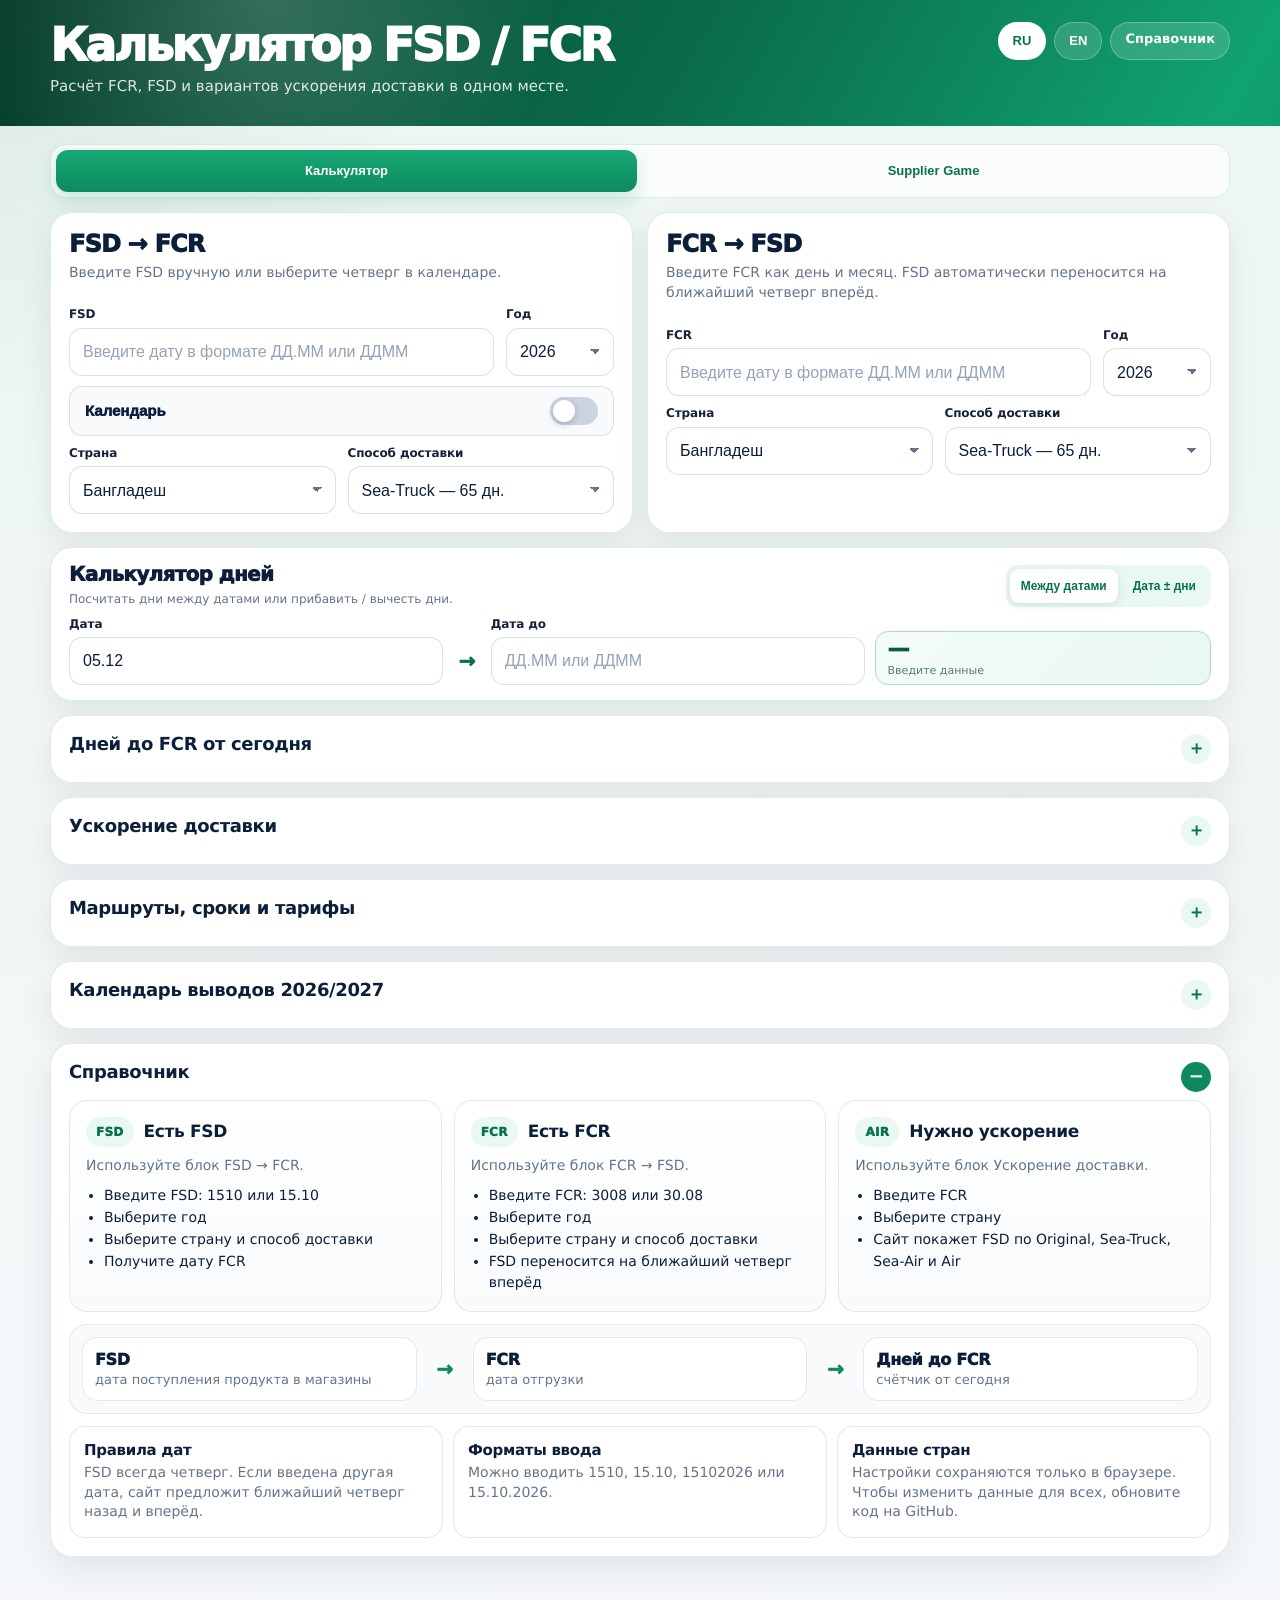
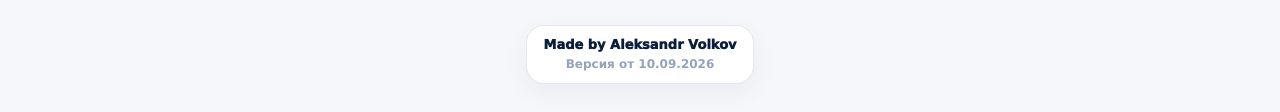
<file: index.html>
<!doctype html>
<html lang="ru">
<head>
  <meta charset="utf-8" />
  <meta name="viewport" content="width=device-width, initial-scale=1, viewport-fit=cover" />
  <title>FSD / FCR Calculator</title>

  <link rel="stylesheet" href="assets/calculator-2dd6d8bbcb.css">
</head>

<body>
  <header id="top" class="hero">
    <div class="wrap hero-top">
      <div>
        <h1 data-i18n="heroTitle">Калькулятор FSD / FCR</h1>
        <p data-i18n="heroText">Расчёт FCR, FSD и вариантов ускорения доставки в одном месте.</p>
      </div>

      <div class="hero-actions">
        <button type="button" class="lang-btn active" data-lang="ru">RU</button>
        <button type="button" class="lang-btn" data-lang="en">EN</button>
        <a class="guide-link" href="#guide" data-i18n="guideTitle">Справочник</a>
      </div>
    </div>
  </header>

  <main>
    <div class="wrap">
      <nav class="app-tabs" aria-label="App sections">
        <button type="button" class="app-tab active" data-panel="calcPanel" data-i18n="mainTabLabel">Калькулятор</button>
        <button type="button" class="app-tab" data-panel="gamePanel" data-i18n="supplierGameTabLabel">Supplier Game</button>
      </nav>

      <div id="calcPanel" class="app-panel active">

      <section class="grid-main">
        <div class="card">
          <h2>FSD → FCR</h2>
          <p class="hint" data-i18n="fsdHint">Введите FSD вручную или выберите четверг в календаре.</p>

          <div class="date-row">
            <div>
              <label for="fsdText">FSD</label>
              <input id="fsdText" inputmode="numeric" data-i18n-placeholder="datePlaceholder" placeholder="Введите дату в формате ДД.ММ или ДДММ">
            </div>

            <div>
              <label for="fsdYear" data-i18n="year">Год</label>
              <select id="fsdYear">
                <option value="2026">2026</option>
                <option value="2027">2027</option>
              </select>
            </div>
          </div>

          <button type="button" id="toggleFsdCalendar" class="calendar-switch">
            <span class="switch-left" data-i18n="calendar">Календарь</span>
            <span class="switch-track"><span class="switch-dot"></span></span>
          </button>

          <div id="fsdCalendarPanel" class="calendar-panel">
            <div class="calendar-headline">
              <button type="button" id="prevFsdMonth" class="secondary">←</button>
              <div id="fsdCalendarTitle" class="calendar-title">—</div>
              <button type="button" id="nextFsdMonth" class="secondary">→</button>
            </div>
            <div id="fsdCalendarGrid"></div>
          </div>

          <div class="row">
            <div>
              <label for="countryFromFsd" data-i18n="country">Страна</label>
              <select id="countryFromFsd"></select>
            </div>

            <div>
              <label for="laneFromFsd" data-i18n="deliveryMethod">Способ доставки</label>
              <select id="laneFromFsd"></select>
            </div>
          </div>

          <div id="fsdWarning" class="warning"></div>
          <div id="fcrResult" class="result"></div>
        </div>

        <div class="card">
          <h2>FCR → FSD</h2>
          <p class="hint" data-i18n="fcrHint">Введите FCR как день и месяц. FSD автоматически переносится на ближайший четверг вперёд.</p>

          <div class="date-row">
            <div>
              <label for="fcrText">FCR</label>
              <input id="fcrText" inputmode="numeric" data-i18n-placeholder="datePlaceholder" placeholder="Введите дату в формате ДД.ММ или ДДММ">
            </div>

            <div>
              <label for="fcrYear" data-i18n="year">Год</label>
              <select id="fcrYear">
                <option value="2026">2026</option>
                <option value="2027">2027</option>
              </select>
            </div>
          </div>

          <div class="row">
            <div>
              <label for="countryFromFcr" data-i18n="country">Страна</label>
              <select id="countryFromFcr"></select>
            </div>

            <div>
              <label for="laneFromFcr" data-i18n="deliveryMethod">Способ доставки</label>
              <select id="laneFromFcr"></select>
            </div>
          </div>

          <div id="fsdResult" class="result"></div>
        </div>
      </section>

      <section class="card days-card" id="daysCalculator">
        <div class="days-head">
          <div>
            <h2 data-i18n="daysCalcTitle">Калькулятор дней</h2>
            <p class="hint days-hint" data-i18n="daysCalcHint">Посчитать дни между датами или прибавить / вычесть дни.</p>
          </div>
          <div class="days-mode" role="group" aria-label="Days calculator mode">
            <button type="button" class="days-mode-btn active" data-days-mode="between" data-i18n="daysModeBetween">Между датами</button>
            <button type="button" class="days-mode-btn" data-days-mode="add" data-i18n="daysModeAdd">Дата ± дни</button>
          </div>
        </div>

        <div class="days-inline">
          <div class="days-field">
            <label for="daysDateFrom" data-i18n="daysDateFrom">Дата</label>
            <input id="daysDateFrom" inputmode="numeric" placeholder="10.09" data-i18n-placeholder="daysDatePlaceholder">
          </div>

          <div class="days-symbol" id="daysSymbol">→</div>

          <div class="days-field" id="daysSecondDateField">
            <label for="daysDateTo" data-i18n="daysDateTo">Дата до</label>
            <input id="daysDateTo" inputmode="numeric" placeholder="30.09" data-i18n-placeholder="daysDatePlaceholder">
          </div>

          <div class="days-field days-number-field" id="daysNumberField" hidden>
            <label for="daysNumber" data-i18n="daysNumber">Дней</label>
            <input id="daysNumber" type="number" inputmode="numeric" value="30" step="1">
          </div>

          <div class="days-result-box" id="daysCalcResult">
            <span class="days-result-main">—</span>
            <span class="days-result-sub" data-i18n="daysCalcWaiting">Введите данные</span>
          </div>
        </div>
      </section>

      <details class="counter-details">
        <summary data-i18n="daysToFcrTitle">Дней до FCR от сегодня</summary>

        <div class="details-content">
          <div class="counter-grid">
            <div class="counter-result">
              <div id="daysToFcrMain" class="counter-main">—</div>
              <div id="daysToFcrSub" class="counter-sub" data-i18n="fcrNotSelected">FCR не выбран</div>
            </div>

            <div>
              <label for="counterSource" data-i18n="fcrSource">Источник FCR</label>
              <select id="counterSource">
                <option value="manual" selected data-i18n="sourceManual">Ручной ввод</option>
                <option value="fromFsd" data-i18n="sourceFsd">От FSD → FCR</option>
                <option value="fromFcr" data-i18n="sourceFcr">От FCR → FSD</option>
              </select>
            </div>

            <div>
              <label for="manualFcr">FCR</label>
              <input id="manualFcr" inputmode="numeric" data-i18n-placeholder="datePlaceholder" placeholder="Введите дату в формате ДД.ММ или ДДММ">
            </div>

            <div>
              <label for="manualYear" data-i18n="year">Год</label>
              <select id="manualYear">
                <option value="2026">2026</option>
                <option value="2027">2027</option>
              </select>
            </div>
          </div>
        </div>
      </details>

      <details class="acceleration-details">
        <summary data-i18n="accelerationTitle">Ускорение доставки</summary>
        <div class="details-content">
        <p class="hint" data-i18n="accelerationHint">Введите FCR и страну. Таблица покажет FSD в порядке: Original FSD, Sea-Truck, Sea-Air, Air.</p>

        <div class="date-row">
          <div>
            <label for="accelFcrText">FCR</label>
            <input id="accelFcrText" inputmode="numeric" data-i18n-placeholder="datePlaceholder" placeholder="Введите дату в формате ДД.ММ или ДДММ">
          </div>

          <div>
            <label for="accelYear" data-i18n="year">Год</label>
            <select id="accelYear">
              <option value="2026">2026</option>
              <option value="2027">2027</option>
            </select>
          </div>
        </div>

        <div class="row">
          <div>
            <label for="accelCountry" data-i18n="country">Страна</label>
            <select id="accelCountry"></select>
          </div>

          <div>
            <label>&nbsp;</label>
            <button type="button" id="calcAcceleration" data-i18n="calculateOptions">Посчитать варианты</button>
          </div>
        </div>

        <div id="accelerationResult" class="result"></div>
        </div>
      </details>

      <details>
        <summary data-i18n="countriesTitle">Страны и количество дней доставки</summary>

        <div class="details-content">
          <p class="hint" data-i18n="countriesHint">Данные сгруппированы по странам. Изменения сохраняются только в браузере пользователя.</p>

          <div class="row">
            <div>
              <label for="newCountry" data-i18n="country">Страна</label>
              <input id="newCountry" data-i18n-placeholder="countryPlaceholder" placeholder="например: Bangladesh">
            </div>

            <div>
              <label for="newPoint" data-i18n="pointOfDeparture">Point of departure</label>
              <input id="newPoint" data-i18n-placeholder="pointPlaceholder" placeholder="например: Shanghai">
            </div>
          </div>

          <div class="row">
            <div>
              <label for="newMethod" data-i18n="deliveryMethod">Способ доставки</label>
              <input id="newMethod" data-i18n-placeholder="methodPlaceholder" placeholder="например: Sea-Truck">
            </div>

            <div>
              <label for="newDays" data-i18n="deliveryDays">Дней доставки</label>
              <input id="newDays" type="number" min="0" inputmode="numeric" placeholder="45">
            </div>
          </div>

          <div class="settings-actions">
            <button type="button" id="saveLane" data-i18n="addUpdate">Добавить / обновить</button>
            <button type="button" id="resetLanes" class="secondary" data-i18n="resetDefaults">Вернуть стандартные</button>
          </div>

          <div id="laneGroups"></div>
        </div>
      </details>

      <details>
        <summary data-i18n="outputCalendarTitle">Календарь выводов 2026/2027</summary>

        <div class="details-content">
          <p class="hint" data-i18n="calendarHint">Последний четверг месяца относится к следующему FSD-месяцу. Например, 29.01.2026 отображается в феврале.</p>

          <div>
            <label for="calendarYear" data-i18n="year">Год</label>
            <select id="calendarYear">
              <option value="2026">2026</option>
              <option value="2027">2027</option>
            </select>
          </div>

          <div id="thursdayCalendar" class="month-list"></div>
        </div>
      </details>

      <details id="guide" class="guide" open>
        <summary data-i18n="guideTitle">Справочник</summary>

        <div class="guide-content">
          <div class="guide-grid">
            <div class="guide-card">
              <div class="guide-card-top">
                <div class="guide-step">FSD</div>
                <h4 data-i18n="guideFsdTitle">Есть FSD</h4>
              </div>

              <p data-i18n="guideFsdText">Используйте блок FSD → FCR.</p>

              <ul>
                <li data-i18n="guideFsdLi1">Введите FSD: 1510 или 15.10</li>
                <li data-i18n="guideFsdLi2">Выберите год</li>
                <li data-i18n="guideFsdLi3">Выберите страну и способ доставки</li>
                <li data-i18n="guideFsdLi4">Получите дату FCR</li>
              </ul>
            </div>

            <div class="guide-card">
              <div class="guide-card-top">
                <div class="guide-step">FCR</div>
                <h4 data-i18n="guideFcrTitle">Есть FCR</h4>
              </div>

              <p data-i18n="guideFcrText">Используйте блок FCR → FSD.</p>

              <ul>
                <li data-i18n="guideFcrLi1">Введите FCR: 3008 или 30.08</li>
                <li data-i18n="guideFcrLi2">Выберите год</li>
                <li data-i18n="guideFcrLi3">Выберите страну и способ доставки</li>
                <li data-i18n="guideFcrLi4">FSD переносится на ближайший четверг вперёд</li>
              </ul>
            </div>

            <div class="guide-card">
              <div class="guide-card-top">
                <div class="guide-step">AIR</div>
                <h4 data-i18n="guideAccelTitle">Нужно ускорение</h4>
              </div>

              <p data-i18n="guideAccelText">Используйте блок Ускорение доставки.</p>

              <ul>
                <li data-i18n="guideAccelLi1">Введите FCR</li>
                <li data-i18n="guideAccelLi2">Выберите страну</li>
                <li data-i18n="guideAccelLi3">Сайт покажет FSD по Original, Sea-Truck, Sea-Air и Air</li>
              </ul>
            </div>
          </div>

          <div class="guide-flow">
            <div class="flow-item">
              <span>FSD</span>
              <small data-i18n="flowFsd">дата поступления продукта в магазины</small>
            </div>

            <div class="flow-arrow">→</div>

            <div class="flow-item">
              <span>FCR</span>
              <small data-i18n="flowFcr">дата отгрузки</small>
            </div>

            <div class="flow-arrow">→</div>

            <div class="flow-item">
              <span data-i18n="flowCounterTitle">Дней до FCR</span>
              <small data-i18n="flowCounterText">счётчик от сегодня</small>
            </div>
          </div>

          <div class="guide-notes">
            <div>
              <h4 data-i18n="rulesTitle">Правила дат</h4>
              <p data-i18n="rulesText">FSD всегда четверг. Если введена другая дата, сайт предложит ближайший четверг назад и вперёд.</p>
            </div>

            <div>
              <h4 data-i18n="formatsTitle">Форматы ввода</h4>
              <p data-i18n="formatsText">Можно вводить 1510, 15.10, 15102026 или 15.10.2026.</p>
            </div>

            <div>
              <h4 data-i18n="dataTitle">Данные стран</h4>
              <p data-i18n="dataText">Настройки сохраняются только в браузере. Чтобы изменить данные для всех, обновите код на GitHub.</p>
            </div>
          </div>
        </div>
      </details>


      </div>

      <div id="gamePanel" class="app-panel"><div id="quest-root"></div></div>
      </div>
    </div>
  </main>

  <footer class="footer">
    <div class="footer-box">
      <span><strong>Made by Aleksandr Volkov</strong></span>
      <small data-i18n="footerVersion">Версия от 10.09.2026</small>
    </div>
  </footer>

  <button type="button" id="toTop" class="to-top" aria-label="Back to top">↑</button>

  <script src="assets/calculator-3d892f848e.js"></script>

<template id="quest-template"><link rel="stylesheet" href="assets/game-bc0e7fc0d4.css">
<div class="quest" id="qg">
  <div class="topline" hidden><button type="button" class="brand-link" data-view="world">◈ SUPPLIER QUEST</button><span id="crumb">МИРОВАЯ КАРТА</span></div>
  <section id="world" class="screen">
    <header class="hero"><h1>Ателье мира</h1><div class="world-actions"><button type="button" class="quiet guide-button" data-view="help">? Справочник</button><button type="button" class="quiet" data-view="store">Витрина</button><button type="button" class="quiet" data-view="office">Офис Дубая</button></div></header>
    <div class="map-shell"><div class="map-scroll"><div id="map" class="map"></div></div></div>
    <div id="map-shipping" class="map-shipping" role="status"></div><div id="countries" class="countries"></div>
  </section>
  <section id="help" class="screen" hidden>
    <button type="button" class="quiet" data-view="world">← Назад к карте</button><header class="hero"><h1>Как играть</h1></header>
    <div class="guide-journey"><nav id="guide-steps" class="guide-steps" aria-label="Путеводитель"></nav><article id="guide-page" class="guide-page"></article></div><details class="event-guide"><summary>Задания и полезные приёмы</summary>
    <div class="guide-grid">
      <article><h2>Горячие клавиши</h2><p><kbd>U</kbd> Улучшить работу с заказом</p><p><kbd>L</kbd> Утвердить образец или выпустить партию</p><small>Только в карточке поставщика. При вводе текста клавиши не работают.</small></article>
      <article><h2>Доставка</h2><p>Одна секунда игры равна одному дню доставки из калькулятора. Доставленные styles появляются в витрине России.</p></article>
      <article><h2>Комментарии</h2><p>Нажми на портрет 40–60 раз за 12 секунд. Отдельной кнопки отправки нет.</p></article>
      <article><h2>Викторина</h2><p>Выбери срок указанного маршрута. Верный ответ приносит опыт и очки, ошибка уменьшает их.</p></article>
      <article><h2>Согласование саба</h2><p>Выбери по одной клетке в трёх секциях. В каждой секции одна скрытая бомба. Это задание на удачу.</p></article>
      <article><h2>Подготовка борда</h2><p>Заполни силуэт дважды: контур и цвет. На оба прохода 16 секунд. На втором проходе половина клеток уже готова, а таймер получает ещё 3 секунды.</p></article>
      <article><h2>Развеска образцов</h2><p>Соедини пять пар по цвету и узору. Можно перетаскивать или нажимать. Ошибка отнимает четыре секунды.</p></article>
      <article><h2>Проверка палитры</h2><p>В каждой строке повтори цвет слева, выбрав его справа. Нужно четыре совпадения за 16 секунд.</p></article>
      <article><h2>Перекур</h2><p>Перекур доступен раз в 60 секунд и даёт 10 секунд автокликов. Каждый пятый перекур снижает доверие текущего поставщика на 10. Повышение уровня добавляет 1 доверие.</p></article><article><h2>Обед</h2><p>20 секунд автоматических переговоров. Автоклики видны на портрете; энергию тратить не нужно.</p></article>
      <article><h2>Контроль качества</h2><p>Три успешных задания защищают от одного штрафа. После использования защиту нужно заработать снова.</p></article>
      <article><h2>Серии и заказы</h2><p>Серия успехов даёт бонус к выпуску партии. За каждые 12 доставленных styles можно завершить сезонный заказ. Достижения общие и не выдают очков.</p></article>
    </div><p class="guide-foot">Задания появляются неожиданно во время переговоров. Таймеры приостанавливаются вне карточки поставщика.</p></details><section class="backup-panel"><h2>Твой прогресс</h2><p>Игра сохраняется в этом браузере. Для переноса на другой компьютер скачай резервную копию и загрузи её там. В одном профиле браузера используется одно сохранение.</p><div class="backup-actions"><button type="button" id="backup-export" class="quiet">Скачать сохранение</button><label>Загрузить сохранение <input type="file" id="backup-import" accept="application/json,.json"></label></div><p id="backup-preview" role="status"></p><button type="button" id="backup-confirm" hidden>Заменить прогресс</button></section>
  </section>

  <section id="roster" class="screen" hidden>
    <button type="button" class="quiet" data-view="world">← Карта мира</button>
    <header class="hero compact"><div><h1 id="country-title">Индия</h1><p id="country-copy"></p></div></header>
    <div id="country-scene" class="country-scene" hidden aria-hidden="true"></div><div id="suppliers" class="suppliers"></div>

  </section>
    <section id="store" class="screen" hidden>
    <button type="button" class="quiet" data-view="world">← Карта</button>
    <header class="hero compact"><div><p class="eyebrow">РОССИЯ</p><h1>Витрина</h1></div><b id="store-count"></b></header>
    <p id="season-order" class="season-order"></p><button type="button" id="season-claim" data-order-claim="1" hidden>Завершить заказ</button><div id="store-filters" class="store-filters"></div><div id="store-grid" class="catalog"></div><div hidden><img id="boutique-backdrop" alt=""><button id="store-prev" type="button"></button><span id="store-page"></span><button id="store-next" type="button"></button></div>
    <p id="scene-detail" class="scene-detail" role="status"></p><div class="section-label"><b>В ПУТИ</b><span id="shipping-count"></span></div><div id="shipping-grid" class="shipping-grid"></div>
  </section>
  <section id="office" class="screen" hidden>
    <button type="button" class="quiet" data-view="world">← Карта</button>
    <header class="hero compact"><div><p class="eyebrow">ДУБАЙ</p><h1>Наш офис</h1></div><b id="office-count"></b></header>
    <h2>Общие достижения</h2><img id="office-backdrop" class="office-header-image" alt="Рабочий офис в Дубае"><div id="office-items" class="office-achievements"></div><div hidden><button id="office-prev" type="button"></button><span id="office-page"></span><button id="office-next" type="button"></button></div>
    
  </section>

  <section aria-hidden="true" id="awards" class="screen" hidden>
    <button type="button" class="quiet" data-view="world">← Карта</button>
    <header class="hero compact"><h1>Достижения</h1><b id="award-count"></b></header>
    <div id="global-achievements" class="achievements"></div>
  </section>

  <section id="play" class="screen" hidden>
    <div class="play-nav"><button type="button" class="quiet" data-view="roster">← Поставщики</button><button type="button" class="quiet" id="journal-toggle" aria-expanded="false" aria-controls="journal">Коллекция</button><div class="break-controls"><button type="button" id="smoke-break" class="quiet">Перекур</button><small id="smoke-clock"></small></div></div>
    <header class="partner-heading"><div><p class="eyebrow"><span id="country-small">Индия</span></p><h1 id="partner-name">Landmark Dhanil</h1></div><div class="rank" id="rank">РАНГ 1</div></header>
    <div class="hud"><div><span>Опыт взаимодействия</span><strong id="rapport">0</strong></div><div><span>Очки улучшений</span><strong id="wallet">0</strong></div><div><span>За переговоры</span><strong id="power">+1</strong></div><div><span>Заработано всего</span><strong id="earned">0</strong></div></div>
    <div class="trust"><b>Доверие <span id="trust-value">50 / 100</span></b><div class="bar"><i id="trust-bar"></i></div><small id="trust-note"></small></div>
    <div id="lunch-banner" class="lunch-banner" role="status" aria-live="polite" hidden></div><p id="streak-note" class="streak-note"></p>
    <div class="play-grid">
      <div class="character-zone"><button type="button" id="tap" class="character" aria-label="Провести переговоры"><img id="portrait" alt=""><span class="character-caption"><span>ОБСУДИТЬ ЗАКАЗ</span><b id="tap-power">+1 XP</b></span></button><p class="feedback" id="feedback" role="status">Обсудить детали заказа.</p></div>
      <div class="mission-column">
        <section class="event-console" id="event-console" hidden aria-live="polite"><div class="console-label"><span class="signal"></span><b id="event-label">СООБЩЕНИЕ</b><span id="event-clock"></span></div><div class="event-host" id="event-host" hidden><img id="event-person" alt=""><strong id="event-person-name"></strong></div><div id="event-art" class="event-art" aria-hidden="true"></div><h2 id="event-title"></h2><p id="event-copy"></p><div id="event-live" hidden><div class="bar danger"><i id="event-bar"></i></div><strong id="result-score" hidden></strong><p class="event-meta" id="event-meta"></p><button type="button" id="event-tap">Отправить комментарий</button><div id="answers" class="answers"></div><div id="mini-game" hidden></div><button type="button" id="result-next" hidden>Продолжить</button></div><p class="micro" id="event-note"></p></section>
        <section class="contract"><p class="eyebrow" id="chapter">STYLE 1 / 24</p><h2 id="goal"></h2><p id="goal-copy"></p><div class="bar"><i id="goal-bar"></i></div><p class="micro" id="goal-progress"></p><button type="button" aria-keyshortcuts="L" title="L — Утвердить образец или выпустить партию" id="sign">Утвердить образец</button></section>
        <section class="upgrade"><div class="upgrade-title"><span class="pixel-tool" aria-hidden="true"><svg viewBox="0 0 16 16" width="25" height="25" shape-rendering="crispEdges"><path fill="currentColor" d="M2 2h8v2h2v4H8V6H6v8H3V6H2z"/><path fill="#ad7845" d="M3 7h3v7H3z"/></svg></span><div><p class="eyebrow">УЛУЧШЕНИЕ ПОДХОДА</p><h2 id="upgrade-name">План переговоров</h2></div></div><p id="upgrade-copy"></p><button type="button" aria-keyshortcuts="U" title="U — Улучшить" id="buy" class="secondary">Купить улучшение</button></section>
      </div>
    </div>
    <section class="full-collection"><div class="section-label"><b>КОЛЛЕКЦИЯ</b><span>24 styles</span></div><div class="models" id="models"></div></section>
    <section id="journal" hidden><div class="section-label"><b>STYLES</b><span id="completed"></span></div><ol class="road" id="road"></ol></section>
    <footer class="game-footer"><span id="save-status">Автосохранение</span><button type="button" id="reset" class="quiet">Сбросить этого поставщика</button></footer>
  </section>
  <button type="button" id="badge-toast" class="badge-toast" aria-live="polite" hidden></button>
  <div id="curator-warning" class="curator-warning" role="status" hidden><img id="curator-warning-image" alt="Куратор"><div><b>Куратор недоволен</b><p>Пятый перекур: доверие −10</p></div><span aria-hidden="true">!</span></div><dialog id="reset-dialog"><h2>Начать заново?</h2><p>Будет удалён прогресс только выбранного поставщика.</p><div class="dialog-actions"><button type="button" id="cancel-reset" class="secondary">Отмена</button><button type="button" id="confirm-reset">Начать заново</button></div></dialog>
</div>
</template>
<script src="assets/game-695db2b802.js"></script>
</body>
</html>
</file>
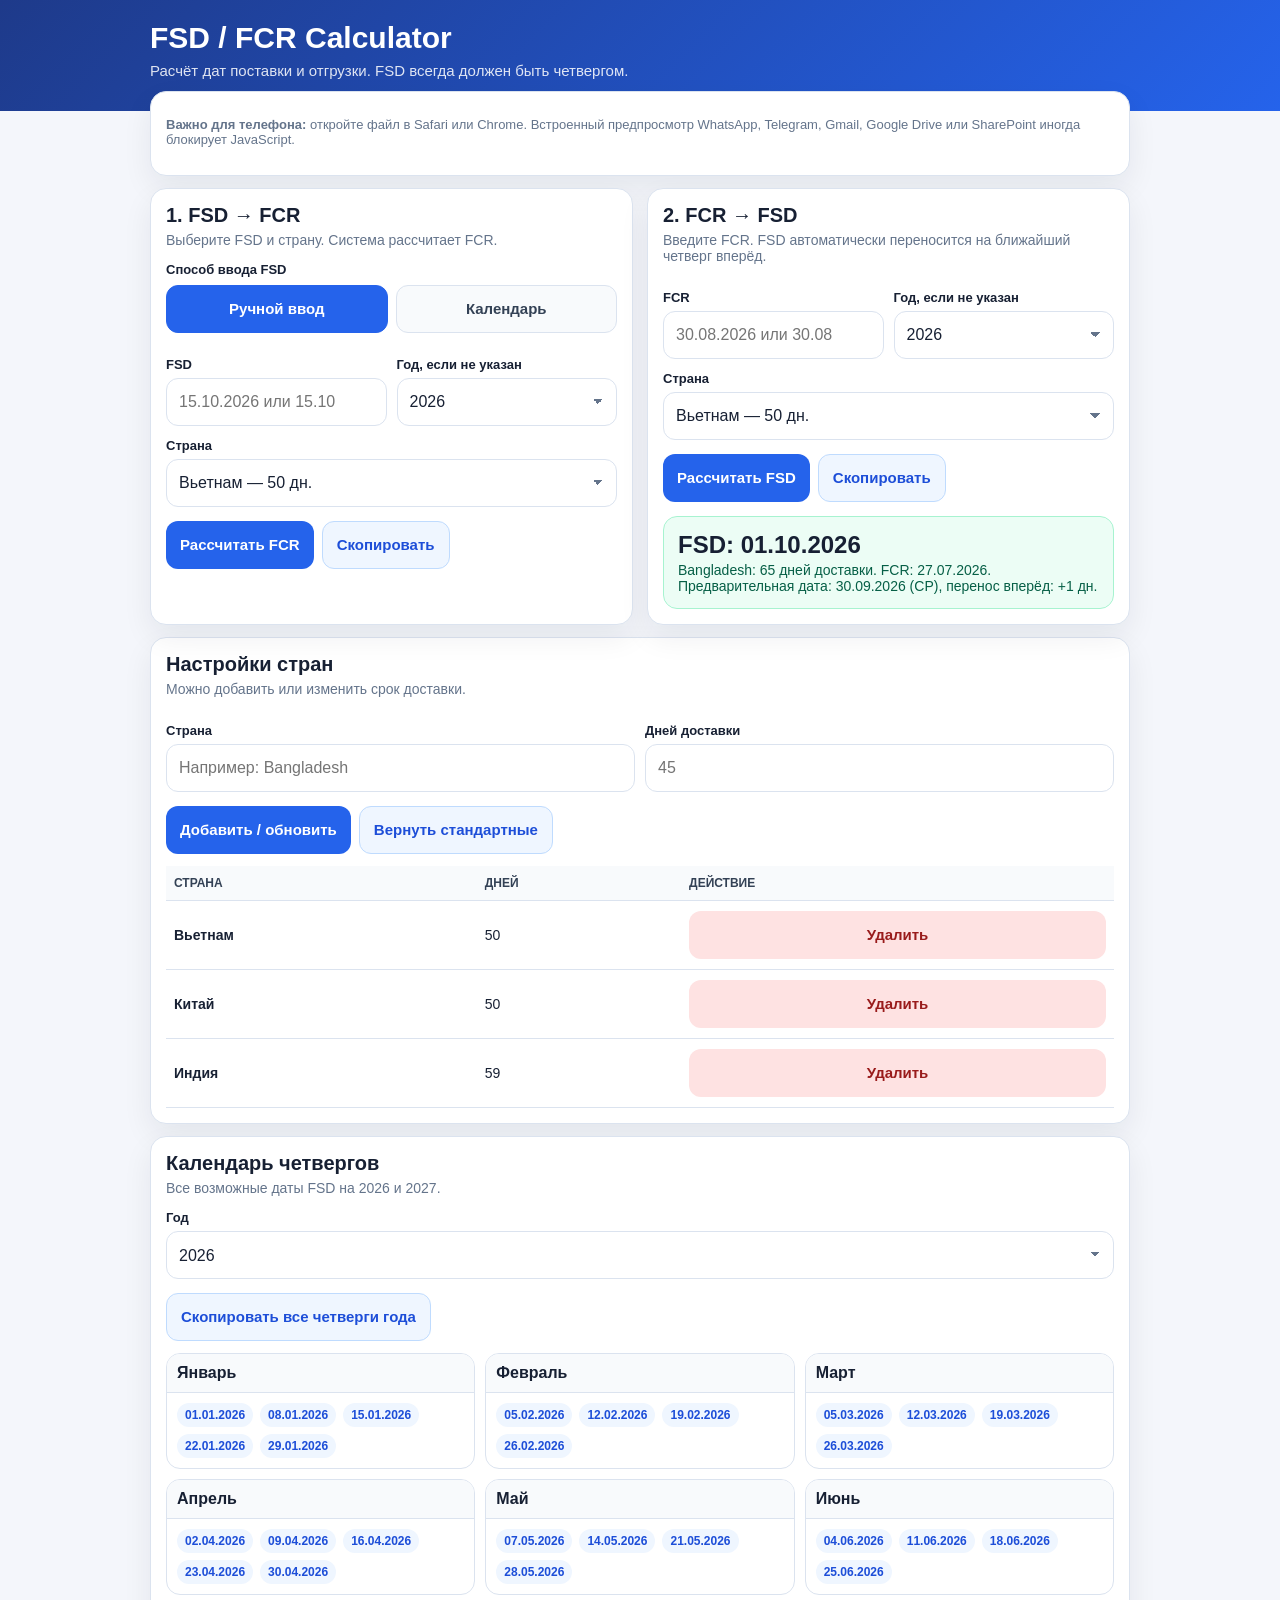
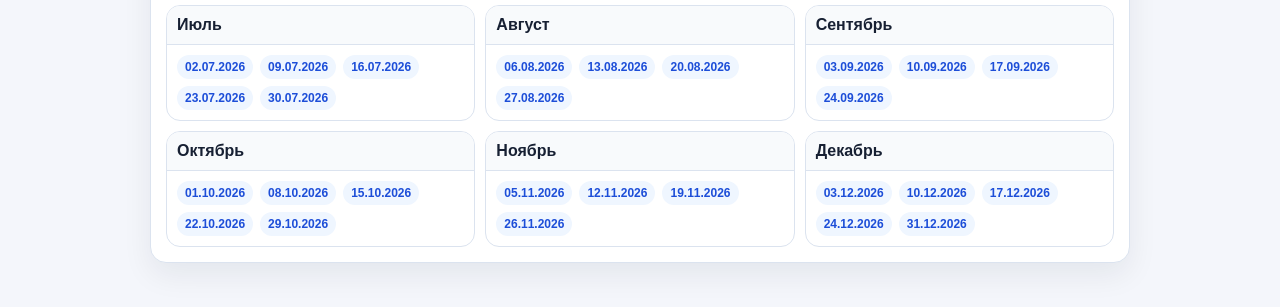
<file: FSD _ FCR Calculator.html>
<!DOCTYPE html>
<!-- saved from url=(0090)file:///C:/Users/aleksandr.volkov/Documents/01%20Docs/Main/FSD%20_%20FCR%20Calculator.html -->
<html lang="ru"><head><meta http-equiv="Content-Type" content="text/html; charset=UTF-8">
  
  <meta name="viewport" content="width=device-width, initial-scale=1, viewport-fit=cover">
  <title>FSD / FCR Calculator</title>
  <style>
    :root {
      --bg: #f4f6fb;
      --card: #ffffff;
      --text: #172033;
      --muted: #64748b;
      --line: #dbe3ef;
      --blue: #2563eb;
      --blue2: #1d4ed8;
      --soft: #eff6ff;
      --green: #ecfdf5;
      --green-line: #a7f3d0;
      --orange: #fff7ed;
      --orange-line: #fdba74;
      --red: #fee2e2;
      --red-text: #991b1b;
    }

    * {
      box-sizing: border-box;
    }

    html, body {
      margin: 0;
      padding: 0;
      background: var(--bg);
      color: var(--text);
      font-family: Arial, system-ui, -apple-system, BlinkMacSystemFont, sans-serif;
      -webkit-text-size-adjust: 100%;
    }

    body {
      min-height: 100vh;
    }

    .top {
      background: linear-gradient(135deg, #1e3a8a, #2563eb);
      color: #fff;
      padding: 22px 14px 32px;
    }

    .wrap {
      width: 100%;
      max-width: 980px;
      margin: 0 auto;
    }

    h1 {
      margin: 0 0 8px;
      font-size: 30px;
      line-height: 1.05;
    }

    .top p {
      margin: 0;
      color: rgba(255,255,255,.86);
      font-size: 15px;
    }

    main {
      margin-top: -20px;
      padding: 0 10px 32px;
    }

    .card {
      background: var(--card);
      border: 1px solid var(--line);
      border-radius: 16px;
      padding: 15px;
      margin-bottom: 12px;
      box-shadow: 0 12px 30px rgba(15, 23, 42, .07);
      overflow: hidden;
    }

    h2 {
      margin: 0 0 5px;
      font-size: 20px;
    }

    .hint {
      margin: 0 0 14px;
      color: var(--muted);
      font-size: 14px;
    }

    label {
      display: block;
      margin: 12px 0 6px;
      font-weight: 700;
      font-size: 13px;
    }

    input, select {
      display: block;
      width: 100%;
      min-height: 48px;
      border: 1px solid var(--line);
      border-radius: 12px;
      padding: 11px 12px;
      background: #fff;
      color: var(--text);
      font-size: 16px;
      outline: none;
      appearance: none;
      -webkit-appearance: none;
    }

    select {
      background-image: linear-gradient(45deg, transparent 50%, #64748b 50%), linear-gradient(135deg, #64748b 50%, transparent 50%);
      background-position: calc(100% - 18px) 20px, calc(100% - 13px) 20px;
      background-size: 5px 5px, 5px 5px;
      background-repeat: no-repeat;
      padding-right: 34px;
    }

    input:focus, select:focus {
      border-color: var(--blue);
      box-shadow: 0 0 0 3px rgba(37, 99, 235, .14);
    }

    button {
      display: inline-flex;
      align-items: center;
      justify-content: center;
      width: 100%;
      min-height: 48px;
      border: 0;
      border-radius: 12px;
      padding: 11px 14px;
      background: var(--blue);
      color: white;
      font-weight: 800;
      font-size: 15px;
      line-height: 1.2;
      cursor: pointer;
      touch-action: manipulation;
      -webkit-tap-highlight-color: rgba(37, 99, 235, .18);
      user-select: none;
      -webkit-user-select: none;
      position: relative;
      z-index: 2;
    }

    button:active {
      transform: scale(.99);
    }

    .secondary {
      background: var(--soft);
      color: var(--blue2);
      border: 1px solid #bfdbfe;
    }

    .danger {
      background: var(--red);
      color: var(--red-text);
    }

    .row {
      display: grid;
      grid-template-columns: 1fr;
      gap: 10px;
    }

    .actions {
      display: grid;
      grid-template-columns: 1fr;
      gap: 8px;
      margin-top: 14px;
    }

    .mode {
      display: grid;
      grid-template-columns: 1fr 1fr;
      gap: 8px;
      margin: 8px 0 12px;
    }

    .mode button {
      background: #f8fafc;
      color: #334155;
      border: 1px solid var(--line);
    }

    .mode button.active {
      background: var(--blue);
      color: #fff;
      border-color: var(--blue);
    }

    .panel {
      display: none;
    }

    .panel.active {
      display: block;
    }

    .result {
      display: none;
      margin-top: 14px;
      padding: 14px;
      border-radius: 14px;
      background: var(--green);
      border: 1px solid var(--green-line);
    }

    .result.show {
      display: block;
    }

    .result .big {
      font-size: 24px;
      line-height: 1.15;
      font-weight: 900;
      margin-bottom: 4px;
    }

    .result .small {
      font-size: 14px;
      color: #065f46;
    }

    .warning {
      display: none;
      margin-top: 12px;
      padding: 12px;
      border-radius: 12px;
      background: var(--orange);
      border: 1px solid var(--orange-line);
      color: #9a3412;
      font-size: 14px;
    }

    .warning.show {
      display: block;
    }

    .warning-buttons {
      display: grid;
      grid-template-columns: 1fr;
      gap: 8px;
      margin-top: 10px;
    }

    .warning-buttons button {
      background: #fed7aa;
      color: #9a3412;
    }

    .mini-controls {
      display: grid;
      grid-template-columns: 48px 1fr 48px;
      gap: 8px;
      align-items: center;
      margin: 10px 0;
    }

    .mini-title {
      text-align: center;
      font-weight: 900;
      font-size: 15px;
    }

    .mini-calendar {
      border: 1px solid var(--line);
      border-radius: 14px;
      overflow: hidden;
      background: #fff;
    }

    .mini-grid {
      display: grid;
      grid-template-columns: repeat(7, 1fr);
    }

    .cell {
      min-height: 44px;
      border-right: 1px solid var(--line);
      border-bottom: 1px solid var(--line);
      display: flex;
      align-items: center;
      justify-content: center;
      font-size: 13px;
      padding: 0;
      background: #fff;
      color: #94a3b8;
    }

    .cell:nth-child(7n) {
      border-right: 0;
    }

    .head {
      min-height: 32px;
      background: #f8fafc;
      color: #64748b;
      font-weight: 900;
      font-size: 10px;
    }

    .empty {
      background: #f8fafc;
    }

    button.cell {
      min-height: 44px;
      border-radius: 0;
      background: var(--soft);
      color: var(--blue2);
      border-right: 1px solid var(--line);
      border-bottom: 1px solid var(--line);
      font-size: 13px;
    }

    button.cell.selected {
      background: var(--blue);
      color: #fff;
    }

    .countries {
      width: 100%;
      border-collapse: collapse;
      min-width: 360px;
    }

    .table-scroll {
      overflow-x: auto;
      -webkit-overflow-scrolling: touch;
    }

    th, td {
      padding: 10px 8px;
      border-bottom: 1px solid var(--line);
      text-align: left;
      font-size: 14px;
    }

    th {
      background: #f8fafc;
      color: #334155;
      font-size: 12px;
      text-transform: uppercase;
    }

    .month-list {
      display: grid;
      grid-template-columns: 1fr;
      gap: 10px;
    }

    .month {
      border: 1px solid var(--line);
      border-radius: 14px;
      overflow: hidden;
      background: #fff;
    }

    .month-title {
      padding: 10px;
      background: #f8fafc;
      border-bottom: 1px solid var(--line);
      font-weight: 900;
    }

    .pills {
      display: flex;
      flex-wrap: wrap;
      gap: 7px;
      padding: 10px;
    }

    .pill {
      padding: 5px 8px;
      border-radius: 999px;
      background: var(--soft);
      color: var(--blue2);
      font-size: 12px;
      font-weight: 800;
    }

    .notice {
      margin-top: 10px;
      color: var(--muted);
      font-size: 13px;
    }

    @media (min-width: 720px) {
      .grid2 {
        display: grid;
        grid-template-columns: 1fr 1fr;
        gap: 14px;
      }

      .row {
        grid-template-columns: 1fr 1fr;
      }

      .actions {
        grid-template-columns: auto auto;
        justify-content: start;
      }

      .actions button {
        width: auto;
      }

      .month-list {
        grid-template-columns: repeat(3, 1fr);
      }
    }
  </style>
</head>
<body>
  <header class="top">
    <div class="wrap">
      <h1>FSD / FCR Calculator</h1>
      <p>Расчёт дат поставки и отгрузки. FSD всегда должен быть четвергом.</p>
    </div>
  </header>

  <main>
    <div class="wrap">
      <div class="card">
        <p class="notice"><b>Важно для телефона:</b> откройте файл в Safari или Chrome. Встроенный предпросмотр WhatsApp, Telegram, Gmail, Google Drive или SharePoint иногда блокирует JavaScript.</p>
      </div>

      <section class="grid2">
        <div class="card">
          <h2>1. FSD → FCR</h2>
          <p class="hint">Выберите FSD и страну. Система рассчитает FCR.</p>

          <label>Способ ввода FSD</label>
          <div class="mode">
            <button type="button" id="modeManual" class="active">Ручной ввод</button>
            <button type="button" id="modeCalendar">Календарь</button>
          </div>

          <div id="manualPanel" class="panel active">
            <div class="row">
              <div>
                <label for="fsdInput">FSD</label>
                <input id="fsdInput" inputmode="numeric" placeholder="15.10.2026 или 15.10">
              </div>
              <div>
                <label for="fsdYear">Год, если не указан</label>
                <select id="fsdYear"><option value="2026">2026</option><option value="2027">2027</option><option value="2028">2028</option><option value="2029">2029</option><option value="2030">2030</option></select>
              </div>
            </div>
          </div>

          <div id="calendarPanel" class="panel">
            <label for="fsdCalendarValue">FSD из календаря</label>
            <input id="fsdCalendarValue" readonly="" placeholder="Выберите четверг ниже">
            <div class="mini-controls">
              <button type="button" class="secondary" id="prevMonth">←</button>
              <div id="miniTitle" class="mini-title">Октябрь 2026</div>
              <button type="button" class="secondary" id="nextMonth">→</button>
            </div>
            <div id="miniCalendar" class="mini-calendar"><div class="mini-grid"><div class="cell head">ПН</div><div class="cell head">ВТ</div><div class="cell head">СР</div><div class="cell head">ЧТ</div><div class="cell head">ПТ</div><div class="cell head">СБ</div><div class="cell head">ВС</div><div class="cell empty"></div><div class="cell empty"></div><div class="cell empty"></div><button type="button" class="cell choose-calendar-fsd" data-date="01.10.2026">1</button><div class="cell">2</div><div class="cell">3</div><div class="cell">4</div><div class="cell">5</div><div class="cell">6</div><div class="cell">7</div><button type="button" class="cell choose-calendar-fsd" data-date="08.10.2026">8</button><div class="cell">9</div><div class="cell">10</div><div class="cell">11</div><div class="cell">12</div><div class="cell">13</div><div class="cell">14</div><button type="button" class="cell choose-calendar-fsd" data-date="15.10.2026">15</button><div class="cell">16</div><div class="cell">17</div><div class="cell">18</div><div class="cell">19</div><div class="cell">20</div><div class="cell">21</div><button type="button" class="cell choose-calendar-fsd" data-date="22.10.2026">22</button><div class="cell">23</div><div class="cell">24</div><div class="cell">25</div><div class="cell">26</div><div class="cell">27</div><div class="cell">28</div><button type="button" class="cell choose-calendar-fsd" data-date="29.10.2026">29</button><div class="cell">30</div><div class="cell">31</div></div></div>
          </div>

          <label for="countryFromFsd">Страна</label>
          <select id="countryFromFsd"><option value="Вьетнам">Вьетнам — 50 дн.</option><option value="Индия">Индия — 59 дн.</option><option value="Индия Air">Индия Air — 20 дн.</option><option value="Китай">Китай — 50 дн.</option><option value="Bangladesh">Bangladesh — 65 дн.</option></select>

          <div class="actions">
            <button type="button" id="calcFcr">Рассчитать FCR</button>
            <button type="button" id="copyFcr" class="secondary">Скопировать</button>
          </div>

          <div id="fsdWarning" class="warning"></div>
          <div id="fcrResult" class="result"></div>
        </div>

        <div class="card">
          <h2>2. FCR → FSD</h2>
          <p class="hint">Введите FCR. FSD автоматически переносится на ближайший четверг вперёд.</p>

          <div class="row">
            <div>
              <label for="fcrInput">FCR</label>
              <input id="fcrInput" inputmode="numeric" placeholder="30.08.2026 или 30.08">
            </div>
            <div>
              <label for="fcrYear">Год, если не указан</label>
              <select id="fcrYear"><option value="2026">2026</option><option value="2027">2027</option><option value="2028">2028</option><option value="2029">2029</option><option value="2030">2030</option></select>
            </div>
          </div>

          <label for="countryFromFcr">Страна</label>
          <select id="countryFromFcr"><option value="Вьетнам">Вьетнам — 50 дн.</option><option value="Индия">Индия — 59 дн.</option><option value="Индия Air">Индия Air — 20 дн.</option><option value="Китай">Китай — 50 дн.</option><option value="Bangladesh">Bangladesh — 65 дн.</option></select>

          <div class="actions">
            <button type="button" id="calcFsd">Рассчитать FSD</button>
            <button type="button" id="copyFsd" class="secondary">Скопировать</button>
          </div>

          <div id="fsdResult" class="result show"><div class="big">FSD: 01.10.2026</div><div class="small">Bangladesh: 65 дней доставки. FCR: 27.07.2026. Предварительная дата: 30.09.2026 (СР), перенос вперёд: +1 дн.</div></div>
        </div>
      </section>

      <section class="card">
        <h2>Настройки стран</h2>
        <p class="hint">Можно добавить или изменить срок доставки.</p>

        <div class="row">
          <div>
            <label for="newCountry">Страна</label>
            <input id="newCountry" placeholder="Например: Bangladesh">
          </div>
          <div>
            <label for="newDays">Дней доставки</label>
            <input id="newDays" type="number" min="0" inputmode="numeric" placeholder="45">
          </div>
        </div>

        <div class="actions">
          <button type="button" id="saveCountry">Добавить / обновить</button>
          <button type="button" id="resetCountries" class="secondary">Вернуть стандартные</button>
        </div>

        <div class="table-scroll" style="margin-top:12px;">
          <table class="countries">
            <thead>
              <tr>
                <th>Страна</th>
                <th>Дней</th>
                <th>Действие</th>
              </tr>
            </thead>
            <tbody id="countryTable"><tr><td><b>Вьетнам</b></td><td>50</td><td><button type="button" class="danger delete-country" data-index="0">Удалить</button></td></tr><tr><td><b>Индия</b></td><td>59</td><td><button type="button" class="danger delete-country" data-index="1">Удалить</button></td></tr><tr><td><b>Индия Air</b></td><td>20</td><td><button type="button" class="danger delete-country" data-index="2">Удалить</button></td></tr><tr><td><b>Китай</b></td><td>50</td><td><button type="button" class="danger delete-country" data-index="3">Удалить</button></td></tr><tr><td><b>Bangladesh</b></td><td>65</td><td><button type="button" class="danger delete-country" data-index="4">Удалить</button></td></tr></tbody>
          </table>
        </div>
      </section>

      <section class="card">
        <h2>Календарь четвергов</h2>
        <p class="hint">Все возможные даты FSD на 2026 и 2027.</p>

        <label for="calendarYear">Год</label>
        <select id="calendarYear">
          <option value="2026">2026</option>
          <option value="2027">2027</option>
        </select>

        <div class="actions">
          <button type="button" id="copyThursdays" class="secondary">Скопировать все четверги года</button>
        </div>

        <div id="thursdayCalendar" class="month-list" style="margin-top:12px;"><div class="month"><div class="month-title">Январь</div><div class="pills"><span class="pill">01.01.2026</span><span class="pill">08.01.2026</span><span class="pill">15.01.2026</span><span class="pill">22.01.2026</span><span class="pill">29.01.2026</span></div></div><div class="month"><div class="month-title">Февраль</div><div class="pills"><span class="pill">05.02.2026</span><span class="pill">12.02.2026</span><span class="pill">19.02.2026</span><span class="pill">26.02.2026</span></div></div><div class="month"><div class="month-title">Март</div><div class="pills"><span class="pill">05.03.2026</span><span class="pill">12.03.2026</span><span class="pill">19.03.2026</span><span class="pill">26.03.2026</span></div></div><div class="month"><div class="month-title">Апрель</div><div class="pills"><span class="pill">02.04.2026</span><span class="pill">09.04.2026</span><span class="pill">16.04.2026</span><span class="pill">23.04.2026</span><span class="pill">30.04.2026</span></div></div><div class="month"><div class="month-title">Май</div><div class="pills"><span class="pill">07.05.2026</span><span class="pill">14.05.2026</span><span class="pill">21.05.2026</span><span class="pill">28.05.2026</span></div></div><div class="month"><div class="month-title">Июнь</div><div class="pills"><span class="pill">04.06.2026</span><span class="pill">11.06.2026</span><span class="pill">18.06.2026</span><span class="pill">25.06.2026</span></div></div><div class="month"><div class="month-title">Июль</div><div class="pills"><span class="pill">02.07.2026</span><span class="pill">09.07.2026</span><span class="pill">16.07.2026</span><span class="pill">23.07.2026</span><span class="pill">30.07.2026</span></div></div><div class="month"><div class="month-title">Август</div><div class="pills"><span class="pill">06.08.2026</span><span class="pill">13.08.2026</span><span class="pill">20.08.2026</span><span class="pill">27.08.2026</span></div></div><div class="month"><div class="month-title">Сентябрь</div><div class="pills"><span class="pill">03.09.2026</span><span class="pill">10.09.2026</span><span class="pill">17.09.2026</span><span class="pill">24.09.2026</span></div></div><div class="month"><div class="month-title">Октябрь</div><div class="pills"><span class="pill">01.10.2026</span><span class="pill">08.10.2026</span><span class="pill">15.10.2026</span><span class="pill">22.10.2026</span><span class="pill">29.10.2026</span></div></div><div class="month"><div class="month-title">Ноябрь</div><div class="pills"><span class="pill">05.11.2026</span><span class="pill">12.11.2026</span><span class="pill">19.11.2026</span><span class="pill">26.11.2026</span></div></div><div class="month"><div class="month-title">Декабрь</div><div class="pills"><span class="pill">03.12.2026</span><span class="pill">10.12.2026</span><span class="pill">17.12.2026</span><span class="pill">24.12.2026</span><span class="pill">31.12.2026</span></div></div></div>
      </section>
    </div>
  </main>

  <script>
    (function () {
      "use strict";

      var DEFAULT_COUNTRIES = [
        { name: "Вьетнам", days: 50 },
        { name: "Китай", days: 50 },
        { name: "Индия", days: 59 }
      ];

      var MONTHS = ["Январь", "Февраль", "Март", "Апрель", "Май", "Июнь", "Июль", "Август", "Сентябрь", "Октябрь", "Ноябрь", "Декабрь"];
      var WEEKDAYS = ["ВС", "ПН", "ВТ", "СР", "ЧТ", "ПТ", "СБ"];
      var fsdMode = "manual";
      var miniMonth = 9;
      var miniYear = 2026;
      var countries = loadCountries();

      function byId(id) {
        return document.getElementById(id);
      }

      function safeClick(id, fn) {
        var el = byId(id);
        if (!el) return;

        el.addEventListener("click", function (event) {
          event.preventDefault();
          fn(event);
        });

        el.addEventListener("touchend", function (event) {
          event.preventDefault();
          fn(event);
        }, { passive: false });
      }

      function pad(n) {
        return String(n).padStart(2, "0");
      }

      function formatDate(date) {
        return pad(date.getDate()) + "." + pad(date.getMonth() + 1) + "." + date.getFullYear();
      }

      function dayName(date) {
        return WEEKDAYS[date.getDay()];
      }

      function parseDate(value, fallbackYear) {
        var text = String(value || "").trim().replace(/\//g, ".").replace(/-/g, ".");
        var parts = text.split(".").filter(Boolean);

        if (parts.length < 2 || parts.length > 3) {
          throw new Error("Введите дату в формате ДД.ММ или ДД.ММ.ГГГГ");
        }

        var day = Number(parts[0]);
        var month = Number(parts[1]);
        var year = parts[2] ? Number(parts[2]) : Number(fallbackYear);
        var date = new Date(year, month - 1, day);

        if (!Number.isInteger(day) || !Number.isInteger(month) || !Number.isInteger(year)) {
          throw new Error("Дата должна содержать только числа");
        }

        if (date.getFullYear() !== year || date.getMonth() !== month - 1 || date.getDate() !== day) {
          throw new Error("Такой даты не существует");
        }

        return date;
      }

      function addDays(date, days) {
        var result = new Date(date);
        result.setDate(result.getDate() + days);
        return result;
      }

      function nextThursdayOnOrAfter(date) {
        var result = new Date(date);
        var shift = (4 - result.getDay() + 7) % 7;
        result.setDate(result.getDate() + shift);
        return result;
      }

      function previousThursdayOnOrBefore(date) {
        var result = new Date(date);
        var shift = (result.getDay() - 4 + 7) % 7;
        result.setDate(result.getDate() - shift);
        return result;
      }

      function loadCountries() {
        try {
          var saved = JSON.parse(localStorage.getItem("fsdFcrCountries_v2"));
          if (Array.isArray(saved) && saved.length) return saved;
        } catch (e) {}
        return DEFAULT_COUNTRIES.slice();
      }

      function saveCountries() {
        try {
          localStorage.setItem("fsdFcrCountries_v2", JSON.stringify(countries));
        } catch (e) {}
      }

      function renderYears() {
        var years = [2026, 2027, 2028, 2029, 2030];
        ["fsdYear", "fcrYear"].forEach(function (id) {
          byId(id).innerHTML = years.map(function (y) {
            return '<option value="' + y + '">' + y + '</option>';
          }).join("");
        });
      }

      function renderCountries() {
        ["countryFromFsd", "countryFromFcr"].forEach(function (id) {
          var select = byId(id);
          var current = select.value;
          select.innerHTML = countries.map(function (c) {
            return '<option value="' + escapeHtml(c.name) + '">' + escapeHtml(c.name) + " — " + c.days + " дн.</option>";
          }).join("");
          if (countries.some(function (c) { return c.name === current; })) {
            select.value = current;
          }
        });

        byId("countryTable").innerHTML = countries.map(function (c, i) {
          return "<tr>" +
            "<td><b>" + escapeHtml(c.name) + "</b></td>" +
            "<td>" + c.days + "</td>" +
            '<td><button type="button" class="danger delete-country" data-index="' + i + '">Удалить</button></td>' +
            "</tr>";
        }).join("");
      }

      function escapeHtml(text) {
        return String(text).replace(/[&<>"']/g, function (m) {
          return ({ "&": "&amp;", "<": "&lt;", ">": "&gt;", '"': "&quot;", "'": "&#039;" })[m];
        });
      }

      function getCountry(selectId) {
        var name = byId(selectId).value;
        return countries.find(function (c) { return c.name === name; }) || countries[0];
      }

      function showResult(id, html) {
        var el = byId(id);
        el.innerHTML = html;
        el.classList.add("show");
      }

      function showError(id, message) {
        showResult(id, '<div class="big">Ошибка</div><div class="small">' + escapeHtml(message) + "</div>");
      }

      function setMode(mode) {
        fsdMode = mode;
        byId("modeManual").classList.toggle("active", mode === "manual");
        byId("modeCalendar").classList.toggle("active", mode === "calendar");
        byId("manualPanel").classList.toggle("active", mode === "manual");
        byId("calendarPanel").classList.toggle("active", mode === "calendar");
        if (mode === "calendar") renderMiniCalendar();
      }

      function setFsdDate(dateString) {
        byId("fsdInput").value = dateString;
        byId("fsdCalendarValue").value = dateString;
        calculateFcr();
        renderMiniCalendar();
      }

      function calculateFcr() {
        var warning = byId("fsdWarning");
        warning.classList.remove("show");
        warning.innerHTML = "";

        try {
          var value = fsdMode === "calendar" ? byId("fsdCalendarValue").value : byId("fsdInput").value;
          var fsd = parseDate(value, byId("fsdYear").value);
          var country = getCountry("countryFromFsd");
          var fcr = addDays(fsd, -country.days);

          if (fsd.getDay() !== 4) {
            var prev = previousThursdayOnOrBefore(fsd);
            var next = nextThursdayOnOrAfter(fsd);

            warning.innerHTML =
              '<b>Внимание:</b> указанная FSD дата — ' + dayName(fsd) + ', а FSD должен быть четвергом.' +
              '<div class="warning-buttons">' +
                '<button type="button" class="choose-fsd" data-date="' + formatDate(prev) + '">Выбрать четверг назад: ' + formatDate(prev) + '</button>' +
                '<button type="button" class="choose-fsd" data-date="' + formatDate(next) + '">Выбрать четверг вперёд: ' + formatDate(next) + '</button>' +
              '</div>';
            warning.classList.add("show");
          }

          showResult("fcrResult",
            '<div class="big">FCR: ' + formatDate(fcr) + '</div>' +
            '<div class="small">' + escapeHtml(country.name) + ': ' + country.days + ' дней доставки. FSD: ' + formatDate(fsd) + ' (' + dayName(fsd) + ').</div>'
          );
        } catch (e) {
          showError("fcrResult", e.message);
        }
      }

      function calculateFsd() {
        try {
          var fcr = parseDate(byId("fcrInput").value, byId("fcrYear").value);
          var country = getCountry("countryFromFcr");
          var raw = addDays(fcr, country.days);
          var finalDate = nextThursdayOnOrAfter(raw);
          var moved = Math.round((finalDate - raw) / 86400000);
          var moveText = moved === 0
            ? "Дата уже приходится на четверг, перенос не нужен."
            : "Предварительная дата: " + formatDate(raw) + " (" + dayName(raw) + "), перенос вперёд: +" + moved + " дн.";

          showResult("fsdResult",
            '<div class="big">FSD: ' + formatDate(finalDate) + '</div>' +
            '<div class="small">' + escapeHtml(country.name) + ': ' + country.days + ' дней доставки. FCR: ' + formatDate(fcr) + '. ' + moveText + '</div>'
          );
        } catch (e) {
          showError("fsdResult", e.message);
        }
      }

      function addOrUpdateCountry() {
        var name = byId("newCountry").value.trim();
        var days = Number(byId("newDays").value);

        if (!name || !Number.isInteger(days) || days < 0) {
          alert("Введите страну и корректное количество дней.");
          return;
        }

        var existing = countries.find(function (c) {
          return c.name.toLowerCase() === name.toLowerCase();
        });

        if (existing) {
          existing.name = name;
          existing.days = days;
        } else {
          countries.push({ name: name, days: days });
        }

        countries.sort(function (a, b) {
          return a.name.localeCompare(b.name, "ru");
        });

        saveCountries();
        renderCountries();
        byId("newCountry").value = "";
        byId("newDays").value = "";
      }

      function resetCountries() {
        countries = DEFAULT_COUNTRIES.slice();
        saveCountries();
        renderCountries();
      }

      function getThursdaysByMonth(year) {
        var result = [];
        for (var month = 0; month < 12; month++) {
          var dates = [];
          var date = new Date(year, month, 1);
          while (date.getMonth() === month) {
            if (date.getDay() === 4) dates.push(new Date(date));
            date.setDate(date.getDate() + 1);
          }
          result.push(dates);
        }
        return result;
      }

      function renderBigCalendar() {
        var year = Number(byId("calendarYear").value);
        var months = getThursdaysByMonth(year);
        byId("thursdayCalendar").innerHTML = months.map(function (dates, i) {
          return '<div class="month">' +
            '<div class="month-title">' + MONTHS[i] + '</div>' +
            '<div class="pills">' + dates.map(function (d) {
              return '<span class="pill">' + formatDate(d) + '</span>';
            }).join("") + '</div>' +
          '</div>';
        }).join("");
      }

      function renderMiniCalendar() {
        byId("miniTitle").textContent = MONTHS[miniMonth] + " " + miniYear;

        var selected = byId("fsdCalendarValue").value;
        var first = new Date(miniYear, miniMonth, 1);
        var daysInMonth = new Date(miniYear, miniMonth + 1, 0).getDate();
        var heads = ["ПН", "ВТ", "СР", "ЧТ", "ПТ", "СБ", "ВС"];
        var html = '<div class="mini-grid">';

        heads.forEach(function (h) {
          html += '<div class="cell head">' + h + '</div>';
        });

        var offset = (first.getDay() + 6) % 7;
        for (var x = 0; x < offset; x++) {
          html += '<div class="cell empty"></div>';
        }

        for (var day = 1; day <= daysInMonth; day++) {
          var date = new Date(miniYear, miniMonth, day);
          var formatted = formatDate(date);
          if (date.getDay() === 4) {
            var selectedClass = formatted === selected ? " selected" : "";
            html += '<button type="button" class="cell choose-calendar-fsd' + selectedClass + '" data-date="' + formatted + '">' + day + '</button>';
          } else {
            html += '<div class="cell">' + day + '</div>';
          }
        }

        html += "</div>";
        byId("miniCalendar").innerHTML = html;
      }

      function changeMiniMonth(delta) {
        miniMonth += delta;
        if (miniMonth < 0) {
          miniMonth = 11;
          miniYear -= 1;
        }
        if (miniMonth > 11) {
          miniMonth = 0;
          miniYear += 1;
        }
        renderMiniCalendar();
      }

      function copyTextFromResult(id) {
        var text = byId(id).innerText.trim();
        if (!text) {
          alert("Сначала выполните расчёт.");
          return;
        }
        copyText(text);
      }

      function copyText(text) {
        if (navigator.clipboard && navigator.clipboard.writeText) {
          navigator.clipboard.writeText(text).then(function () {
            alert("Скопировано.");
          }).catch(function () {
            fallbackCopy(text);
          });
        } else {
          fallbackCopy(text);
        }
      }

      function fallbackCopy(text) {
        var area = document.createElement("textarea");
        area.value = text;
        area.style.position = "fixed";
        area.style.left = "-9999px";
        document.body.appendChild(area);
        area.focus();
        area.select();
        try {
          document.execCommand("copy");
          alert("Скопировано.");
        } catch (e) {
          alert("Не удалось скопировать автоматически.");
        }
        document.body.removeChild(area);
      }

      function initEvents() {
        safeClick("modeManual", function () { setMode("manual"); });
        safeClick("modeCalendar", function () { setMode("calendar"); });
        safeClick("prevMonth", function () { changeMiniMonth(-1); });
        safeClick("nextMonth", function () { changeMiniMonth(1); });
        safeClick("calcFcr", calculateFcr);
        safeClick("calcFsd", calculateFsd);
        safeClick("copyFcr", function () { copyTextFromResult("fcrResult"); });
        safeClick("copyFsd", function () { copyTextFromResult("fsdResult"); });
        safeClick("saveCountry", addOrUpdateCountry);
        safeClick("resetCountries", resetCountries);
        safeClick("copyThursdays", function () {
          var year = Number(byId("calendarYear").value);
          var list = getThursdaysByMonth(year).flat().map(formatDate).join("\n");
          copyText(list);
        });

        byId("calendarYear").addEventListener("change", renderBigCalendar);

        document.addEventListener("click", function (event) {
          var target = event.target;
          if (!target) return;

          if (target.classList.contains("choose-fsd") || target.classList.contains("choose-calendar-fsd")) {
            event.preventDefault();
            setFsdDate(target.getAttribute("data-date"));
          }

          if (target.classList.contains("delete-country")) {
            event.preventDefault();
            var index = Number(target.getAttribute("data-index"));
            if (countries.length <= 1) {
              alert("Нельзя удалить последнюю страну.");
              return;
            }
            countries.splice(index, 1);
            saveCountries();
            renderCountries();
          }
        });

        document.addEventListener("touchend", function (event) {
          var target = event.target;
          if (!target) return;

          if (target.classList.contains("choose-fsd") || target.classList.contains("choose-calendar-fsd")) {
            event.preventDefault();
            setFsdDate(target.getAttribute("data-date"));
          }

          if (target.classList.contains("delete-country")) {
            event.preventDefault();
            var index = Number(target.getAttribute("data-index"));
            if (countries.length <= 1) {
              alert("Нельзя удалить последнюю страну.");
              return;
            }
            countries.splice(index, 1);
            saveCountries();
            renderCountries();
          }
        }, { passive: false });
      }

      function init() {
        renderYears();
        renderCountries();
        renderMiniCalendar();
        renderBigCalendar();
        initEvents();
      }

      if (document.readyState === "loading") {
        document.addEventListener("DOMContentLoaded", init);
      } else {
        init();
      }
    })();
  </script>

</body></html>
</file>
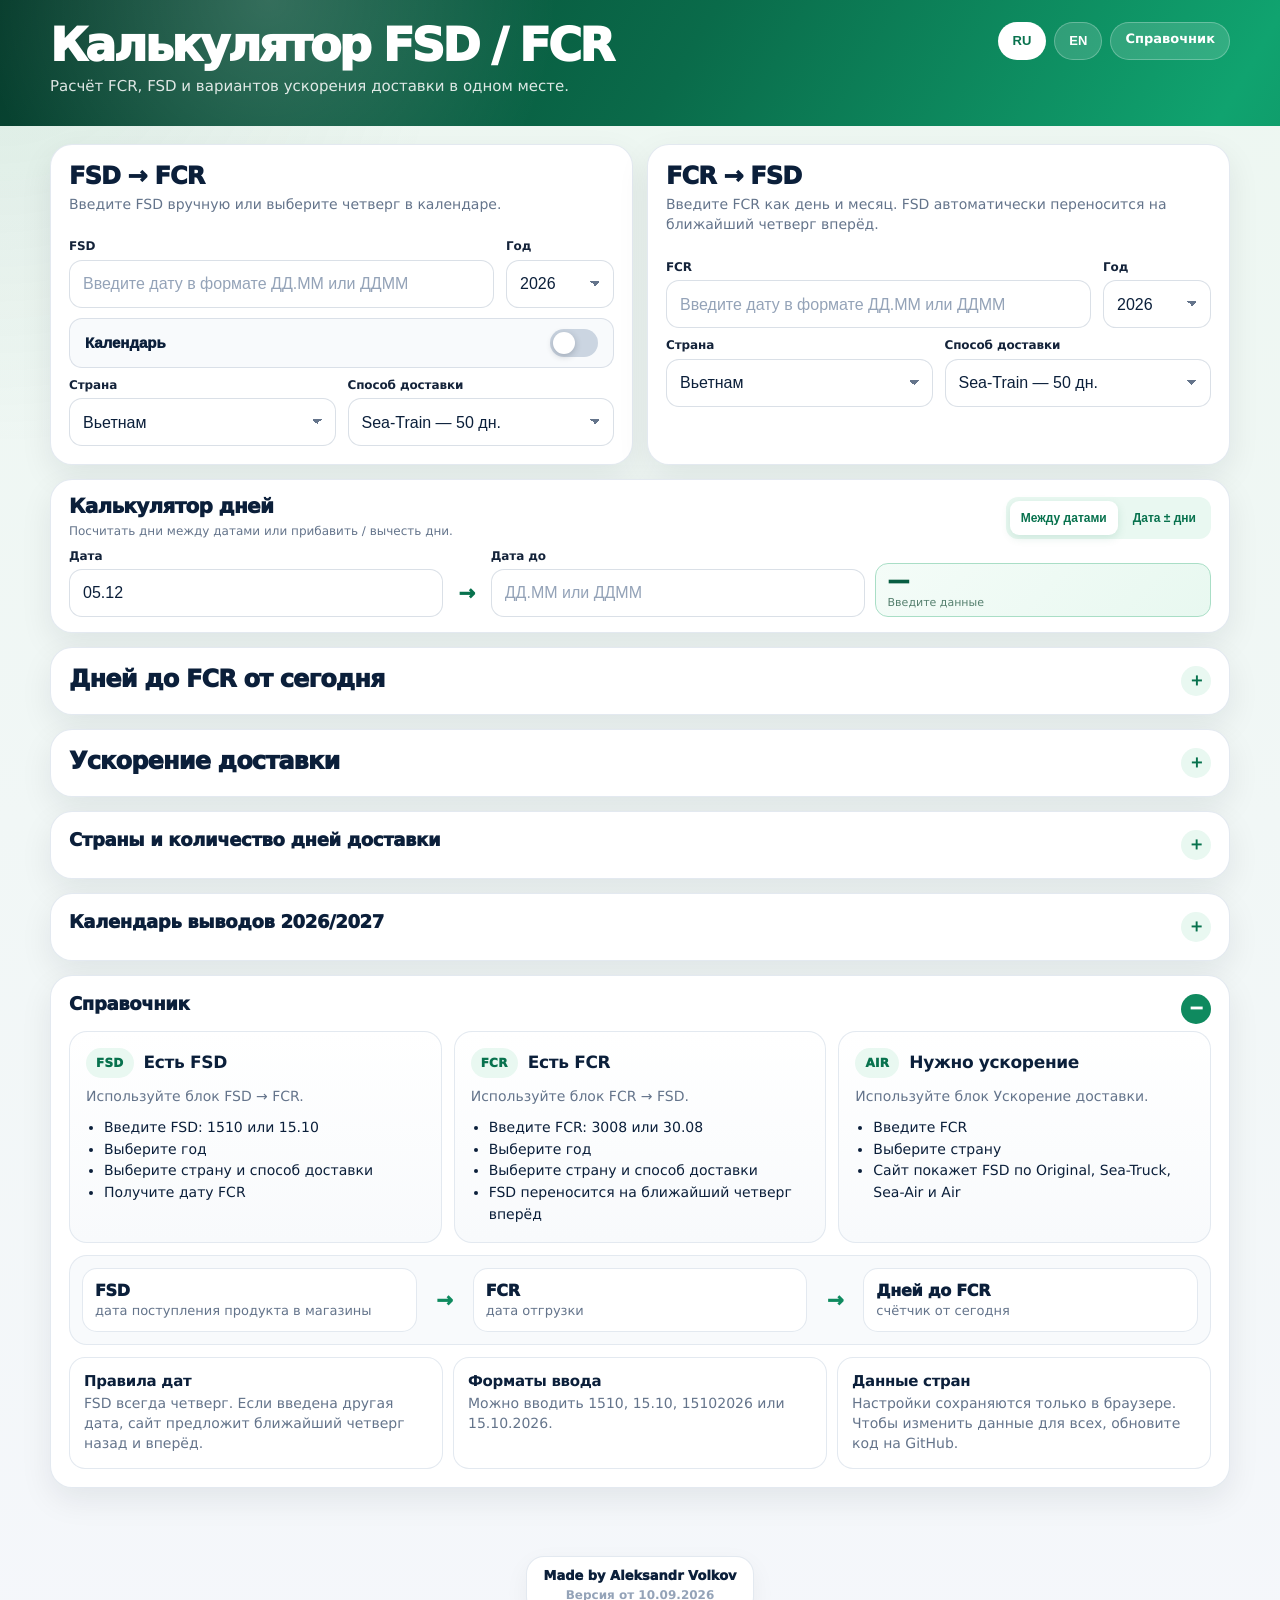
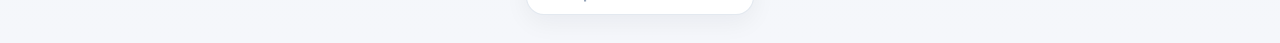
<file: index_2026-09-10_emerald_days.html>
<!doctype html>
<html lang="ru">
<head>
  <meta charset="utf-8" />
  <meta name="viewport" content="width=device-width, initial-scale=1, viewport-fit=cover" />
  <title>FSD / FCR Calculator</title>

  <style>
    :root {
      --bg: #f5f7fb;
      --bg2: #edf7f1;
      --card: #ffffff;
      --text: #0b1f3a;
      --muted: #64748b;
      --line: rgba(148, 163, 184, .28);

      --blue: #0f8a5f;
      --blue2: #08724e;
      --blueSoft: #e9f8f1;
      --blueSoft2: #cceedd;

      --green: #ecfdf5;
      --greenLine: #86efac;
      --greenText: #047857;

      --orange: #fff7ed;
      --orangeLine: #fdba74;
      --orangeText: #9a3412;

      --red: #fef2f2;
      --redLine: #f87171;
      --redText: #991b1b;

      --radiusLg: 22px;
      --radiusMd: 16px;
      --radiusSm: 13px;

      --shadow: 0 12px 32px rgba(15, 23, 42, .08);
      --shadowBlue: 0 8px 20px rgba(15, 138, 95, .20);
    }

    * {
      box-sizing: border-box;
    }

    html {
      scroll-behavior: smooth;
    }

    html,
    body {
      margin: 0;
      min-height: 100%;
      background:
        radial-gradient(circle at top left, rgba(47, 125, 91, .10), transparent 28rem),
        linear-gradient(180deg, var(--bg2), var(--bg));
      color: var(--text);
      font-family: Inter, ui-sans-serif, system-ui, -apple-system, BlinkMacSystemFont, "Segoe UI", Arial, sans-serif;
      -webkit-text-size-adjust: 100%;
      text-rendering: geometricPrecision;
    }

    .wrap {
      width: 100%;
      max-width: 1180px;
      margin: 0 auto;
    }

    .hero {
      color: #fff;
      padding: 22px 14px 28px;
      background:
        radial-gradient(circle at 15% 0%, rgba(255, 255, 255, .18), transparent 18rem),
        linear-gradient(120deg, #073d2d 0%, #0a6b4a 38%, #10a36f 68%, #0b7652 100%);
    }

    .hero-top {
      display: grid;
      grid-template-columns: 1fr;
      gap: 14px;
      align-items: start;
    }

    .hero-actions {
      display: flex;
      flex-wrap: wrap;
      gap: 8px;
      align-items: center;
      justify-content: flex-start;
    }

    .guide-link,
    .lang-btn {
      min-height: 38px;
      width: auto;
      padding: 9px 14px;
      border-radius: 999px;
      background: rgba(255, 255, 255, .15);
      color: #fff;
      border: 1px solid rgba(255, 255, 255, .26);
      text-decoration: none;
      font-weight: 900;
      font-size: 13px;
      box-shadow: none;
      cursor: pointer;
    }

    .lang-btn.active {
      background: #fff;
      color: var(--blue2);
    }

    h1 {
      margin: 0 0 8px;
      font-size: clamp(31px, 4vw, 46px);
      line-height: 1;
      letter-spacing: -.055em;
      font-weight: 950;
    }

    h2 {
      margin: 0 0 6px;
      font-size: clamp(20px, 2vw, 24px);
      line-height: 1.1;
      letter-spacing: -.035em;
      font-weight: 950;
    }

    h3,
    h4,
    p {
      margin: 0;
    }

    .hero p {
      max-width: 740px;
      color: rgba(255, 255, 255, .86);
      font-size: 15px;
      line-height: 1.45;
    }

    main {
      padding: 18px 10px 36px;
    }

    .card,
    details {
      position: relative;
      background: var(--card);
      border: 1px solid rgba(226, 232, 240, .95);
      border-radius: var(--radiusLg);
      padding: 18px;
      margin-bottom: 14px;
      box-shadow: var(--shadow);
      overflow: hidden;
    }

    summary {
      cursor: pointer;
      font-size: 18px;
      font-weight: 950;
      letter-spacing: -.02em;
      list-style: none;
      user-select: none;
    }

    summary::-webkit-details-marker {
      display: none;
    }

    summary::after {
      content: "＋";
      float: right;
      width: 30px;
      height: 30px;
      display: inline-grid;
      place-items: center;
      border-radius: 999px;
      background: var(--blueSoft);
      color: var(--blue2);
      font-size: 18px;
      line-height: 1;
    }

    details[open] > summary::after {
      content: "−";
      background: var(--blue);
      color: #fff;
    }

    .counter-details > summary {
      font-size: clamp(20px, 2vw, 24px);
      line-height: 1.1;
      letter-spacing: -.035em;
    }

    .details-content {
      margin-top: 16px;
    }

    .hint {
      margin: 0 0 14px;
      color: var(--muted);
      font-size: 14px;
      line-height: 1.45;
    }

    label {
      display: block;
      margin: 10px 0 6px;
      font-size: 12px;
      line-height: 1.2;
      font-weight: 850;
      color: #14233a;
      letter-spacing: -.01em;
    }

    input,
    select {
      display: block;
      width: 100%;
      min-height: 48px;
      border: 1px solid rgba(148, 163, 184, .34);
      border-radius: var(--radiusSm);
      padding: 10px 13px;
      background: #fff;
      color: var(--text);
      font-size: 16px;
      line-height: 1.2;
      outline: none;
      appearance: none;
      -webkit-appearance: none;
    }

    input::placeholder {
      color: #94a3b8;
    }

    input:focus,
    select:focus {
      border-color: var(--blue);
      box-shadow: 0 0 0 4px rgba(47, 125, 91, .14);
    }

    input.is-error,
    select.is-error {
      border-color: var(--redLine);
      box-shadow: 0 0 0 4px rgba(248, 113, 113, .16);
    }

    input:disabled,
    select:disabled {
      opacity: .62;
      cursor: not-allowed;
    }

    select {
      background-image:
        linear-gradient(45deg, transparent 50%, #64748b 50%),
        linear-gradient(135deg, #64748b 50%, transparent 50%);
      background-position:
        calc(100% - 18px) 20px,
        calc(100% - 13px) 20px;
      background-size: 5px 5px, 5px 5px;
      background-repeat: no-repeat;
      padding-right: 36px;
    }

    button {
      display: inline-flex;
      align-items: center;
      justify-content: center;
      width: 100%;
      min-height: 48px;
      border: 0;
      border-radius: var(--radiusSm);
      padding: 10px 15px;
      background: linear-gradient(180deg, #16a873, var(--blue));
      color: #fff;
      box-shadow: var(--shadowBlue);
      font-size: 15px;
      line-height: 1.2;
      font-weight: 900;
      cursor: pointer;
      touch-action: manipulation;
      -webkit-tap-highlight-color: rgba(47, 125, 91, .18);
    }

    button:active {
      transform: scale(.99);
    }

    .secondary {
      background: linear-gradient(180deg, #fff, var(--blueSoft));
      color: var(--blue2);
      border: 1px solid #b9dfca;
      box-shadow: none;
    }

    .danger {
      background: linear-gradient(180deg, #fee2e2, #fecaca);
      color: var(--redText);
      border: 1px solid #fecaca;
      box-shadow: none;
    }

    .grid-main {
      display: grid;
      grid-template-columns: 1fr;
      gap: 14px;
    }

    .row {
      display: grid;
      grid-template-columns: 1fr;
      gap: 12px;
    }

    .date-row {
      display: grid;
      grid-template-columns: minmax(0, 1fr) 108px;
      gap: 12px;
    }

    .calendar-switch {
      margin-top: 10px;
      min-height: 46px;
      justify-content: space-between;
      gap: 12px;
      background: #f8fafc;
      color: var(--text);
      border: 1px solid rgba(148, 163, 184, .3);
      box-shadow: none;
    }

    .switch-left {
      font-weight: 950;
    }

    .switch-track {
      position: relative;
      width: 48px;
      height: 28px;
      flex: 0 0 auto;
      border-radius: 999px;
      background: #cbd5e1;
    }

    .switch-dot {
      position: absolute;
      top: 3px;
      left: 3px;
      width: 22px;
      height: 22px;
      border-radius: 50%;
      background: #fff;
      box-shadow: 0 2px 7px rgba(15, 23, 42, .24);
    }

    .calendar-switch.active .switch-track {
      background: var(--blue);
    }

    .calendar-switch.active .switch-dot {
      left: 23px;
    }

    .calendar-panel {
      display: none;
      margin-top: 12px;
      border: 1px solid rgba(148, 163, 184, .28);
      border-radius: var(--radiusMd);
      overflow: hidden;
      background: #fff;
    }

    .calendar-panel.show {
      display: block;
    }

    .calendar-headline {
      display: grid;
      grid-template-columns: 46px 1fr 46px;
      gap: 8px;
      align-items: center;
      padding: 10px;
      border-bottom: 1px solid var(--line);
      background: #f8fafc;
    }

    .calendar-headline button {
      min-height: 42px;
      border-radius: 13px;
      box-shadow: none;
    }

    .calendar-title {
      text-align: center;
      font-weight: 950;
      font-size: 16px;
      letter-spacing: -.02em;
    }

    .calendar-grid {
      display: grid;
      grid-template-columns: repeat(7, 1fr);
    }

    .calendar-cell {
      min-height: 42px;
      display: flex;
      align-items: center;
      justify-content: center;
      padding: 0;
      font-size: 13px;
      border-right: 1px solid rgba(226, 232, 240, .9);
      border-bottom: 1px solid rgba(226, 232, 240, .9);
      background: #fff;
    }

    .calendar-cell:nth-child(7n) {
      border-right: 0;
    }

    .calendar-weekday {
      min-height: 32px;
      background: #f8fafc;
      color: #64748b;
      font-size: 11px;
      font-weight: 950;
      text-transform: uppercase;
    }

    .calendar-empty {
      background: #f8fafc;
    }

    .calendar-disabled {
      color: #a8b4c7;
    }

    .calendar-thursday {
      background: var(--blueSoft);
      color: var(--blue2);
      font-weight: 950;
      cursor: pointer;
      box-shadow: none;
      border-radius: 0;
    }

    .calendar-selected {
      background: linear-gradient(180deg, #16a873, var(--blue));
      color: #fff;
    }

    .warning {
      display: none;
      margin-top: 12px;
      padding: 13px;
      border-radius: var(--radiusMd);
      background: linear-gradient(180deg, #fffaf0, var(--orange));
      border: 1px solid var(--orangeLine);
      color: var(--orangeText);
      font-size: 14px;
      line-height: 1.42;
    }

    .warning.show {
      display: block;
    }

    .warning-buttons {
      display: grid;
      grid-template-columns: 1fr;
      gap: 8px;
      margin-top: 10px;
    }

    .warning-buttons button {
      background: linear-gradient(180deg, #ffedd5, #fed7aa);
      color: var(--orangeText);
      border: 1px solid #fdba74;
      box-shadow: none;
    }

    .result {
      display: none;
      margin-top: 14px;
      padding: 15px;
      border-radius: var(--radiusMd);
      background: linear-gradient(180deg, #f0fdf4, var(--green));
      border: 1px solid var(--greenLine);
    }

    .result.show {
      display: block;
    }

    .result.error {
      background: linear-gradient(180deg, #fff1f2, var(--red));
      border-color: var(--redLine);
    }

    .result .big {
      margin-bottom: 5px;
      font-size: 28px;
      line-height: 1.08;
      letter-spacing: -.04em;
      font-weight: 950;
    }

    .result .small {
      font-size: 14px;
      line-height: 1.42;
      color: var(--greenText);
    }

    .result.error .big,
    .result.error .small {
      color: var(--redText);
    }

    .counter-grid {
      display: grid;
      grid-template-columns: 1fr;
      gap: 12px;
      align-items: end;
    }

    .counter-result {
      min-height: 92px;
      padding: 16px;
      border-radius: 18px;
      color: #fff;
      display: flex;
      flex-direction: column;
      justify-content: center;
      background: linear-gradient(135deg, #063c2b, #0a684a);
    }

    .counter-main {
      font-size: 32px;
      line-height: 1.05;
      letter-spacing: -.05em;
      font-weight: 950;
    }

    .counter-sub {
      margin-top: 5px;
      color: #cdebd9;
      font-size: 13px;
      line-height: 1.35;
      font-weight: 850;
    }

    .table-scroll {
      overflow-x: auto;
      -webkit-overflow-scrolling: touch;
      margin-top: 12px;
      border-radius: var(--radiusMd);
    }

    table {
      width: 100%;
      min-width: 760px;
      border-collapse: separate;
      border-spacing: 0;
      border: 1px solid rgba(226, 232, 240, .95);
      border-radius: var(--radiusMd);
      overflow: hidden;
      background: #fff;
    }

    th,
    td {
      padding: 12px 10px;
      border-bottom: 1px solid rgba(226, 232, 240, .95);
      text-align: left;
      vertical-align: top;
      font-size: 14px;
    }

    th {
      background: #f8fafc;
      color: #334155;
      font-size: 12px;
      text-transform: uppercase;
      letter-spacing: .03em;
      font-weight: 950;
    }

    tr:last-child td {
      border-bottom: 0;
    }

    .pill {
      display: inline-flex;
      align-items: center;
      padding: 5px 9px;
      border-radius: 999px;
      background: var(--blueSoft);
      color: var(--blue2);
      font-size: 12px;
      font-weight: 950;
      white-space: nowrap;
    }

    .cell-date {
      font-size: 15px;
      font-weight: 950;
      color: var(--greenText);
      letter-spacing: -.01em;
    }

    .cell-note {
      margin-top: 3px;
      color: var(--muted);
      font-size: 12px;
      line-height: 1.28;
    }

    .country-group {
      margin-top: 10px;
      padding: 0;
      background: #fff;
      border: 1px solid rgba(226, 232, 240, .95);
      border-radius: var(--radiusMd);
      box-shadow: none;
    }

    .country-group summary {
      padding: 13px;
      font-size: 16px;
      background: #f8fafc;
    }

    .country-group-body {
      padding: 0 12px 12px;
    }

    .settings-actions {
      display: grid;
      grid-template-columns: 1fr;
      gap: 12px;
      margin-top: 12px;
    }

    .month-list {
      display: grid;
      grid-template-columns: 1fr;
      gap: 10px;
      margin-top: 12px;
    }

    .month {
      border: 1px solid rgba(226, 232, 240, .95);
      border-radius: var(--radiusMd);
      overflow: hidden;
      background: #fff;
    }

    .month-title {
      padding: 11px;
      background: #f8fafc;
      border-bottom: 1px solid rgba(226, 232, 240, .95);
      font-weight: 950;
    }

    .pills {
      display: flex;
      flex-wrap: wrap;
      gap: 7px;
      padding: 11px;
    }

    .guide {
      background: #fff;
    }

    .guide-content {
      margin-top: 16px;
    }

    .guide-grid {
      display: grid;
      grid-template-columns: 1fr;
      gap: 12px;
      margin-top: 0;
    }

    .guide-card {
      padding: 16px;
      border: 1px solid rgba(226, 232, 240, .95);
      border-radius: 18px;
      background: linear-gradient(180deg, #ffffff, #f8fafc);
      box-shadow: none;
    }

    .guide-card-top {
      display: flex;
      align-items: center;
      gap: 10px;
      margin-bottom: 10px;
    }

    .guide-step {
      width: auto;
      min-width: 44px;
      height: 30px;
      display: inline-grid;
      place-items: center;
      margin: 0;
      padding: 0 10px;
      border-radius: 999px;
      background: var(--blueSoft);
      color: var(--blue2);
      font-size: 12px;
      font-weight: 950;
      letter-spacing: .02em;
    }

    .guide-card h4 {
      margin: 0;
      font-size: 17px;
      letter-spacing: -.02em;
    }

    .guide-card p {
      margin: 0 0 10px;
      color: var(--muted);
      font-size: 14px;
      line-height: 1.42;
    }

    .guide-card ul {
      margin: 0;
      padding-left: 18px;
      color: var(--text);
      font-size: 14px;
      line-height: 1.55;
    }

    .guide-flow {
      display: grid;
      grid-template-columns: 1fr;
      gap: 8px;
      margin-top: 12px;
      padding: 12px;
      border: 1px solid rgba(226, 232, 240, .95);
      border-radius: 18px;
      background: #f8fafc;
    }

    .flow-item {
      padding: 12px;
      border-radius: 15px;
      background: #ffffff;
      border: 1px solid rgba(226, 232, 240, .95);
    }

    .flow-item span {
      display: block;
      font-size: 16px;
      font-weight: 950;
      letter-spacing: -.02em;
    }

    .flow-item small {
      display: block;
      margin-top: 4px;
      color: var(--muted);
      font-size: 13px;
    }

    .flow-arrow {
      display: none;
      align-items: center;
      justify-content: center;
      color: var(--blue);
      font-size: 20px;
      font-weight: 950;
    }

    .guide-notes {
      display: grid;
      grid-template-columns: 1fr;
      gap: 10px;
      margin-top: 12px;
    }

    .guide-notes > div {
      padding: 14px;
      border-radius: 16px;
      background: #ffffff;
      border: 1px solid rgba(226, 232, 240, .95);
    }

    .guide-notes h4 {
      margin: 0 0 5px;
      font-size: 15px;
      letter-spacing: -.02em;
    }

    .guide-notes p {
      color: var(--muted);
      font-size: 14px;
      line-height: 1.4;
    }

    .footer {
      padding: 18px 10px 28px;
      text-align: center;
    }

    .footer-box {
      display: inline-flex;
      flex-direction: column;
      gap: 4px;
      padding: 12px 16px;
      border-radius: 18px;
      background: #fff;
      border: 1px solid rgba(226, 232, 240, .95);
      color: var(--text);
      font-size: 13px;
      font-weight: 850;
      box-shadow: 0 8px 24px rgba(15, 23, 42, .05);
    }

    .footer-box strong {
      font-weight: 950;
    }

    .footer-box small {
      color: #94a3b8;
      font-size: 12px;
      font-weight: 750;
    }

    .to-top {
      position: fixed;
      right: 16px;
      bottom: 16px;
      z-index: 60;
      width: 48px;
      height: 48px;
      min-height: 48px;
      padding: 0;
      border-radius: 999px;
      opacity: 0;
      pointer-events: none;
    }

    .to-top.show {
      opacity: 1;
      pointer-events: auto;
    }

    @media (min-width: 720px) {
      .hero-top {
        grid-template-columns: 1fr auto;
      }

      .hero-actions {
        justify-content: flex-end;
      }

      .grid-main {
        grid-template-columns: 1fr 1fr;
      }

      .row {
        grid-template-columns: 1fr 1fr;
      }

      .warning-buttons {
        grid-template-columns: 1fr 1fr;
      }

      .settings-actions {
        grid-template-columns: 1fr 1fr;
      }

      .guide-grid {
        grid-template-columns: repeat(3, 1fr);
      }

      .guide-flow {
        grid-template-columns: 1fr 40px 1fr 40px 1fr;
        align-items: stretch;
      }

      .flow-arrow {
        display: flex;
      }

      .guide-notes {
        grid-template-columns: repeat(3, 1fr);
      }

      .month-list {
        grid-template-columns: repeat(3, 1fr);
      }
    }

    @media (min-width: 900px) {
      .counter-grid {
        grid-template-columns: 260px minmax(280px, 1fr) 170px 120px;
        gap: 14px;
      }
    }

    @media (min-width: 1040px) {
      .month-list {
        grid-template-columns: repeat(4, 1fr);
      }
    }

    @media (max-width: 520px) {
      .hero {
        padding: 20px 10px 24px;
      }

      main {
        padding: 12px 8px 34px;
      }

      .card,
      details {
        padding: 14px;
        border-radius: 18px;
      }

      .date-row {
        grid-template-columns: minmax(0, 1fr) 94px;
      }

      .calendar-cell {
        min-height: 38px;
        font-size: 12px;
      }

      .counter-main {
        font-size: 28px;
      }

      table {
        min-width: 680px;
      }

      .guide-link,
      .lang-btn {
        min-height: 36px;
        padding: 8px 12px;
      }
    }

    /* Subtle UI motion — 10.09.2026 */
    @keyframes heroGlow {
      0%, 100% { background-position: 0% 50%; }
      50% { background-position: 100% 50%; }
    }

    @keyframes cardEnter {
      from { opacity: 0; transform: translateY(8px); }
      to { opacity: 1; transform: translateY(0); }
    }

    .hero {
      background-size: 140% 140%;
      animation: heroGlow 14s ease-in-out infinite;
    }

    .card,
    details {
      animation: cardEnter .38s ease both;
    }

    button,
    .guide-link,
    .lang-btn,
    input,
    select,
    .card,
    details {
      transition: transform .18s ease, box-shadow .18s ease, border-color .18s ease, background-color .18s ease, opacity .18s ease;
    }

    @media (hover: hover) and (pointer: fine) {
      .card:hover,
      details:hover {
        transform: translateY(-2px);
        box-shadow: 0 16px 36px rgba(15, 23, 42, .09);
      }

      button:hover,
      .guide-link:hover,
      .lang-btn:hover {
        transform: translateY(-1px);
      }
    }

    @media (prefers-reduced-motion: reduce) {
      html { scroll-behavior: auto; }
      .hero, .card, details { animation: none !important; }
      button, .guide-link, .lang-btn, input, select, .card, details { transition: none !important; }
    }


    /* Emerald shine + compact days calculator */
    .hero {
      position: relative;
      overflow: hidden;
      isolation: isolate;
    }

    .hero::after {
      content: "";
      position: absolute;
      z-index: -1;
      top: -70%;
      left: -35%;
      width: 26%;
      height: 240%;
      transform: rotate(18deg);
      background: linear-gradient(
        90deg,
        transparent,
        rgba(255,255,255,.04),
        rgba(255,255,255,.28),
        rgba(255,255,255,.05),
        transparent
      );
      filter: blur(2px);
      animation: emeraldShine 7.5s ease-in-out infinite;
      pointer-events: none;
    }

    @keyframes emeraldShine {
      0%, 56% { left: -35%; opacity: 0; }
      62% { opacity: .95; }
      78% { left: 118%; opacity: .6; }
      82%, 100% { left: 118%; opacity: 0; }
    }

    .days-card {
      padding: 15px 18px;
    }

    .days-head {
      display: flex;
      gap: 14px;
      align-items: center;
      justify-content: space-between;
      margin-bottom: 8px;
    }

    .days-head h2 {
      font-size: 20px;
    }

    .days-hint {
      margin: 3px 0 0;
      font-size: 12px;
    }

    .days-mode {
      display: inline-flex;
      gap: 4px;
      padding: 4px;
      border-radius: 12px;
      background: var(--blueSoft);
      flex: 0 0 auto;
    }

    .days-mode-btn {
      width: auto;
      min-height: 34px;
      padding: 7px 11px;
      border-radius: 9px;
      background: transparent;
      color: var(--blue2);
      box-shadow: none;
      font-size: 12px;
    }

    .days-mode-btn.active {
      background: #fff;
      box-shadow: 0 3px 10px rgba(8, 114, 78, .13);
    }

    .days-inline {
      display: grid;
      grid-template-columns: minmax(150px, 1fr) 28px minmax(150px, 1fr) minmax(190px, .9fr);
      gap: 10px;
      align-items: end;
    }

    .days-field label {
      margin-top: 0;
    }

    .days-symbol {
      min-height: 48px;
      display: grid;
      place-items: center;
      color: var(--blue2);
      font-size: 20px;
      font-weight: 950;
    }

    .days-result-box {
      min-height: 48px;
      padding: 7px 12px;
      border: 1px solid #a9dec6;
      border-radius: var(--radiusSm);
      background: linear-gradient(135deg, #f4fcf8, #e8f8f0);
      display: flex;
      flex-direction: column;
      justify-content: center;
    }

    .days-result-main {
      font-size: 22px;
      line-height: 1;
      color: #075d42;
      font-weight: 950;
      letter-spacing: -.035em;
    }

    .days-result-sub {
      margin-top: 3px;
      color: #56806f;
      font-size: 11px;
      line-height: 1.2;
    }

    .acceleration-details > summary {
      font-size: clamp(20px, 2vw, 24px);
      line-height: 1.1;
      letter-spacing: -.035em;
    }

    @media (max-width: 760px) {
      .days-head {
        align-items: flex-start;
        flex-direction: column;
      }

      .days-inline {
        grid-template-columns: minmax(0, 1fr) 24px minmax(0, 1fr);
      }

      .days-result-box {
        grid-column: 1 / -1;
      }
    }

    @media (max-width: 460px) {
      .days-mode {
        width: 100%;
      }

      .days-mode-btn {
        flex: 1 1 50%;
      }

      .days-inline {
        grid-template-columns: 1fr;
      }

      .days-symbol {
        min-height: 20px;
        transform: rotate(90deg);
      }

      .days-result-box {
        grid-column: auto;
      }
    }

    @media (prefers-reduced-motion: reduce) {
      .hero::after {
        animation: none !important;
        display: none;
      }
    }

  </style>
</head>

<body>
  <header id="top" class="hero">
    <div class="wrap hero-top">
      <div>
        <h1 data-i18n="heroTitle">Калькулятор FSD / FCR</h1>
        <p data-i18n="heroText">Расчёт FCR, FSD и вариантов ускорения доставки в одном месте.</p>
      </div>

      <div class="hero-actions">
        <button type="button" class="lang-btn active" data-lang="ru">RU</button>
        <button type="button" class="lang-btn" data-lang="en">EN</button>
        <a class="guide-link" href="#guide" data-i18n="guideTitle">Справочник</a>
      </div>
    </div>
  </header>

  <main>
    <div class="wrap">

      <section class="grid-main">
        <div class="card">
          <h2>FSD → FCR</h2>
          <p class="hint" data-i18n="fsdHint">Введите FSD вручную или выберите четверг в календаре.</p>

          <div class="date-row">
            <div>
              <label for="fsdText">FSD</label>
              <input id="fsdText" inputmode="numeric" data-i18n-placeholder="datePlaceholder" placeholder="Введите дату в формате ДД.ММ или ДДММ">
            </div>

            <div>
              <label for="fsdYear" data-i18n="year">Год</label>
              <select id="fsdYear">
                <option value="2026">2026</option>
                <option value="2027">2027</option>
              </select>
            </div>
          </div>

          <button type="button" id="toggleFsdCalendar" class="calendar-switch">
            <span class="switch-left" data-i18n="calendar">Календарь</span>
            <span class="switch-track"><span class="switch-dot"></span></span>
          </button>

          <div id="fsdCalendarPanel" class="calendar-panel">
            <div class="calendar-headline">
              <button type="button" id="prevFsdMonth" class="secondary">←</button>
              <div id="fsdCalendarTitle" class="calendar-title">—</div>
              <button type="button" id="nextFsdMonth" class="secondary">→</button>
            </div>
            <div id="fsdCalendarGrid"></div>
          </div>

          <div class="row">
            <div>
              <label for="countryFromFsd" data-i18n="country">Страна</label>
              <select id="countryFromFsd"></select>
            </div>

            <div>
              <label for="laneFromFsd" data-i18n="deliveryMethod">Способ доставки</label>
              <select id="laneFromFsd"></select>
            </div>
          </div>

          <div id="fsdWarning" class="warning"></div>
          <div id="fcrResult" class="result"></div>
        </div>

        <div class="card">
          <h2>FCR → FSD</h2>
          <p class="hint" data-i18n="fcrHint">Введите FCR как день и месяц. FSD автоматически переносится на ближайший четверг вперёд.</p>

          <div class="date-row">
            <div>
              <label for="fcrText">FCR</label>
              <input id="fcrText" inputmode="numeric" data-i18n-placeholder="datePlaceholder" placeholder="Введите дату в формате ДД.ММ или ДДММ">
            </div>

            <div>
              <label for="fcrYear" data-i18n="year">Год</label>
              <select id="fcrYear">
                <option value="2026">2026</option>
                <option value="2027">2027</option>
              </select>
            </div>
          </div>

          <div class="row">
            <div>
              <label for="countryFromFcr" data-i18n="country">Страна</label>
              <select id="countryFromFcr"></select>
            </div>

            <div>
              <label for="laneFromFcr" data-i18n="deliveryMethod">Способ доставки</label>
              <select id="laneFromFcr"></select>
            </div>
          </div>

          <div id="fsdResult" class="result"></div>
        </div>
      </section>

      <section class="card days-card" id="daysCalculator">
        <div class="days-head">
          <div>
            <h2 data-i18n="daysCalcTitle">Калькулятор дней</h2>
            <p class="hint days-hint" data-i18n="daysCalcHint">Посчитать дни между датами или прибавить / вычесть дни.</p>
          </div>
          <div class="days-mode" role="group" aria-label="Days calculator mode">
            <button type="button" class="days-mode-btn active" data-days-mode="between" data-i18n="daysModeBetween">Между датами</button>
            <button type="button" class="days-mode-btn" data-days-mode="add" data-i18n="daysModeAdd">Дата ± дни</button>
          </div>
        </div>

        <div class="days-inline">
          <div class="days-field">
            <label for="daysDateFrom" data-i18n="daysDateFrom">Дата</label>
            <input id="daysDateFrom" inputmode="numeric" placeholder="10.09" data-i18n-placeholder="daysDatePlaceholder">
          </div>

          <div class="days-symbol" id="daysSymbol">→</div>

          <div class="days-field" id="daysSecondDateField">
            <label for="daysDateTo" data-i18n="daysDateTo">Дата до</label>
            <input id="daysDateTo" inputmode="numeric" placeholder="30.09" data-i18n-placeholder="daysDatePlaceholder">
          </div>

          <div class="days-field days-number-field" id="daysNumberField" hidden>
            <label for="daysNumber" data-i18n="daysNumber">Дней</label>
            <input id="daysNumber" type="number" inputmode="numeric" value="30" step="1">
          </div>

          <div class="days-result-box" id="daysCalcResult">
            <span class="days-result-main">—</span>
            <span class="days-result-sub" data-i18n="daysCalcWaiting">Введите данные</span>
          </div>
        </div>
      </section>

      <details class="counter-details">
        <summary data-i18n="daysToFcrTitle">Дней до FCR от сегодня</summary>

        <div class="details-content">
          <div class="counter-grid">
            <div class="counter-result">
              <div id="daysToFcrMain" class="counter-main">—</div>
              <div id="daysToFcrSub" class="counter-sub" data-i18n="fcrNotSelected">FCR не выбран</div>
            </div>

            <div>
              <label for="counterSource" data-i18n="fcrSource">Источник FCR</label>
              <select id="counterSource">
                <option value="manual" selected data-i18n="sourceManual">Ручной ввод</option>
                <option value="fromFsd" data-i18n="sourceFsd">От FSD → FCR</option>
                <option value="fromFcr" data-i18n="sourceFcr">От FCR → FSD</option>
              </select>
            </div>

            <div>
              <label for="manualFcr">FCR</label>
              <input id="manualFcr" inputmode="numeric" data-i18n-placeholder="datePlaceholder" placeholder="Введите дату в формате ДД.ММ или ДДММ">
            </div>

            <div>
              <label for="manualYear" data-i18n="year">Год</label>
              <select id="manualYear">
                <option value="2026">2026</option>
                <option value="2027">2027</option>
              </select>
            </div>
          </div>
        </div>
      </details>

      <details class="acceleration-details">
        <summary data-i18n="accelerationTitle">Ускорение доставки</summary>
        <div class="details-content">
        <p class="hint" data-i18n="accelerationHint">Введите FCR и страну. Таблица покажет FSD в порядке: Original FSD, Sea-Truck, Sea-Air, Air.</p>

        <div class="date-row">
          <div>
            <label for="accelFcrText">FCR</label>
            <input id="accelFcrText" inputmode="numeric" data-i18n-placeholder="datePlaceholder" placeholder="Введите дату в формате ДД.ММ или ДДММ">
          </div>

          <div>
            <label for="accelYear" data-i18n="year">Год</label>
            <select id="accelYear">
              <option value="2026">2026</option>
              <option value="2027">2027</option>
            </select>
          </div>
        </div>

        <div class="row">
          <div>
            <label for="accelCountry" data-i18n="country">Страна</label>
            <select id="accelCountry"></select>
          </div>

          <div>
            <label>&nbsp;</label>
            <button type="button" id="calcAcceleration" data-i18n="calculateOptions">Посчитать варианты</button>
          </div>
        </div>

        <div id="accelerationResult" class="result"></div>
        </div>
      </details>

      <details>
        <summary data-i18n="countriesTitle">Страны и количество дней доставки</summary>

        <div class="details-content">
          <p class="hint" data-i18n="countriesHint">Данные сгруппированы по странам. Изменения сохраняются только в браузере пользователя.</p>

          <div class="row">
            <div>
              <label for="newCountry" data-i18n="country">Страна</label>
              <input id="newCountry" data-i18n-placeholder="countryPlaceholder" placeholder="например: Bangladesh">
            </div>

            <div>
              <label for="newPoint" data-i18n="pointOfDeparture">Point of departure</label>
              <input id="newPoint" data-i18n-placeholder="pointPlaceholder" placeholder="например: Shanghai">
            </div>
          </div>

          <div class="row">
            <div>
              <label for="newMethod" data-i18n="deliveryMethod">Способ доставки</label>
              <input id="newMethod" data-i18n-placeholder="methodPlaceholder" placeholder="например: Sea-Truck">
            </div>

            <div>
              <label for="newDays" data-i18n="deliveryDays">Дней доставки</label>
              <input id="newDays" type="number" min="0" inputmode="numeric" placeholder="45">
            </div>
          </div>

          <div class="settings-actions">
            <button type="button" id="saveLane" data-i18n="addUpdate">Добавить / обновить</button>
            <button type="button" id="resetLanes" class="secondary" data-i18n="resetDefaults">Вернуть стандартные</button>
          </div>

          <div id="laneGroups"></div>
        </div>
      </details>

      <details>
        <summary data-i18n="outputCalendarTitle">Календарь выводов 2026/2027</summary>

        <div class="details-content">
          <p class="hint" data-i18n="calendarHint">Последний четверг месяца относится к следующему FSD-месяцу. Например, 29.01.2026 отображается в феврале.</p>

          <div>
            <label for="calendarYear" data-i18n="year">Год</label>
            <select id="calendarYear">
              <option value="2026">2026</option>
              <option value="2027">2027</option>
            </select>
          </div>

          <div id="thursdayCalendar" class="month-list"></div>
        </div>
      </details>

      <details id="guide" class="guide" open>
        <summary data-i18n="guideTitle">Справочник</summary>

        <div class="guide-content">
          <div class="guide-grid">
            <div class="guide-card">
              <div class="guide-card-top">
                <div class="guide-step">FSD</div>
                <h4 data-i18n="guideFsdTitle">Есть FSD</h4>
              </div>

              <p data-i18n="guideFsdText">Используйте блок FSD → FCR.</p>

              <ul>
                <li data-i18n="guideFsdLi1">Введите FSD: 1510 или 15.10</li>
                <li data-i18n="guideFsdLi2">Выберите год</li>
                <li data-i18n="guideFsdLi3">Выберите страну и способ доставки</li>
                <li data-i18n="guideFsdLi4">Получите дату FCR</li>
              </ul>
            </div>

            <div class="guide-card">
              <div class="guide-card-top">
                <div class="guide-step">FCR</div>
                <h4 data-i18n="guideFcrTitle">Есть FCR</h4>
              </div>

              <p data-i18n="guideFcrText">Используйте блок FCR → FSD.</p>

              <ul>
                <li data-i18n="guideFcrLi1">Введите FCR: 3008 или 30.08</li>
                <li data-i18n="guideFcrLi2">Выберите год</li>
                <li data-i18n="guideFcrLi3">Выберите страну и способ доставки</li>
                <li data-i18n="guideFcrLi4">FSD переносится на ближайший четверг вперёд</li>
              </ul>
            </div>

            <div class="guide-card">
              <div class="guide-card-top">
                <div class="guide-step">AIR</div>
                <h4 data-i18n="guideAccelTitle">Нужно ускорение</h4>
              </div>

              <p data-i18n="guideAccelText">Используйте блок Ускорение доставки.</p>

              <ul>
                <li data-i18n="guideAccelLi1">Введите FCR</li>
                <li data-i18n="guideAccelLi2">Выберите страну</li>
                <li data-i18n="guideAccelLi3">Сайт покажет FSD по Original, Sea-Truck, Sea-Air и Air</li>
              </ul>
            </div>
          </div>

          <div class="guide-flow">
            <div class="flow-item">
              <span>FSD</span>
              <small data-i18n="flowFsd">дата поступления продукта в магазины</small>
            </div>

            <div class="flow-arrow">→</div>

            <div class="flow-item">
              <span>FCR</span>
              <small data-i18n="flowFcr">дата отгрузки</small>
            </div>

            <div class="flow-arrow">→</div>

            <div class="flow-item">
              <span data-i18n="flowCounterTitle">Дней до FCR</span>
              <small data-i18n="flowCounterText">счётчик от сегодня</small>
            </div>
          </div>

          <div class="guide-notes">
            <div>
              <h4 data-i18n="rulesTitle">Правила дат</h4>
              <p data-i18n="rulesText">FSD всегда четверг. Если введена другая дата, сайт предложит ближайший четверг назад и вперёд.</p>
            </div>

            <div>
              <h4 data-i18n="formatsTitle">Форматы ввода</h4>
              <p data-i18n="formatsText">Можно вводить 1510, 15.10, 15102026 или 15.10.2026.</p>
            </div>

            <div>
              <h4 data-i18n="dataTitle">Данные стран</h4>
              <p data-i18n="dataText">Настройки сохраняются только в браузере. Чтобы изменить данные для всех, обновите код на GitHub.</p>
            </div>
          </div>
        </div>
      </details>

    </div>
  </main>

  <footer class="footer">
    <div class="footer-box">
      <span><strong>Made by Aleksandr Volkov</strong></span>
      <small data-i18n="footerVersion">Версия от 10.09.2026</small>
    </div>
  </footer>

  <button type="button" id="toTop" class="to-top" aria-label="Back to top">↑</button>

  <script>
    (function () {
      "use strict";

      const I18N = {
        ru: {
          months: ["Январь","Февраль","Март","Апрель","Май","Июнь","Июль","Август","Сентябрь","Октябрь","Ноябрь","Декабрь"],
          weekdays: ["ВС","ПН","ВТ","СР","ЧТ","ПТ","СБ"],
          calendarHeads: ["ПН","ВТ","СР","ЧТ","ПТ","СБ","ВС"],
          text: {
            heroTitle: "Калькулятор FSD / FCR",
            heroText: "Расчёт FCR, FSD и вариантов ускорения доставки в одном месте.",
            guideTitle: "Справочник",

            fsdHint: "Введите FSD вручную или выберите четверг в календаре.",
            fcrHint: "Введите FCR как день и месяц. FSD автоматически переносится на ближайший четверг вперёд.",
            datePlaceholder: "Введите дату в формате ДД.ММ или ДДММ",
            year: "Год",
            calendar: "Календарь",
            country: "Страна",
            deliveryMethod: "Способ доставки",
            pointOfDeparture: "Point of departure",

            daysCalcTitle: "Калькулятор дней",
            daysCalcHint: "Посчитать дни между датами или прибавить / вычесть дни.",
            daysModeBetween: "Между датами",
            daysModeAdd: "Дата ± дни",
            daysDateFrom: "Дата",
            daysDateTo: "Дата до",
            daysNumber: "Дней",
            daysDatePlaceholder: "ДД.ММ или ДДММ",
            daysCalcWaiting: "Введите данные",
            daysResultDays: "дней",
            daysResultFrom: "от",
            daysResultTo: "до",
            daysResultAfter: "Результат",
            daysToFcrTitle: "Дней до FCR от сегодня",
            fcrNotSelected: "FCR не выбран",
            fcrSource: "Источник FCR",
            sourceFsd: "От FSD → FCR",
            sourceFcr: "От FCR → FSD",
            sourceManual: "Ручной ввод",

            accelerationTitle: "Ускорение доставки",
            accelerationHint: "Введите FCR и страну. Таблица покажет FSD в порядке: Original FSD, Sea-Truck, Sea-Air, Air.",
            calculateOptions: "Посчитать варианты",
            outputMonth: "Месяц вывода",

            countriesTitle: "Страны и количество дней доставки",
            countriesHint: "Данные сгруппированы по странам. Изменения сохраняются только в браузере пользователя.",
            deliveryDays: "Дней доставки",
            countryPlaceholder: "например: Bangladesh",
            pointPlaceholder: "например: Shanghai",
            methodPlaceholder: "например: Sea-Truck",
            addUpdate: "Добавить / обновить",
            resetDefaults: "Вернуть стандартные",

            outputCalendarTitle: "Календарь выводов 2026/2027",
            calendarHint: "Последний четверг месяца относится к следующему FSD-месяцу. Например, 29.01.2026 отображается в феврале.",

            guideFsdTitle: "Есть FSD",
            guideFsdText: "Используйте блок FSD → FCR.",
            guideFsdLi1: "Введите FSD: 1510 или 15.10",
            guideFsdLi2: "Выберите год",
            guideFsdLi3: "Выберите страну и способ доставки",
            guideFsdLi4: "Получите дату FCR",
            guideFcrTitle: "Есть FCR",
            guideFcrText: "Используйте блок FCR → FSD.",
            guideFcrLi1: "Введите FCR: 3008 или 30.08",
            guideFcrLi2: "Выберите год",
            guideFcrLi3: "Выберите страну и способ доставки",
            guideFcrLi4: "FSD переносится на ближайший четверг вперёд",
            guideAccelTitle: "Нужно ускорение",
            guideAccelText: "Используйте блок Ускорение доставки.",
            guideAccelLi1: "Введите FCR",
            guideAccelLi2: "Выберите страну",
            guideAccelLi3: "Сайт покажет FSD по Original, Sea-Truck, Sea-Air и Air",
            flowFsd: "дата поступления продукта в магазины",
            flowFcr: "дата отгрузки",
            flowCounterTitle: "Дней до FCR",
            flowCounterText: "счётчик от сегодня",
            rulesTitle: "Правила дат",
            rulesText: "FSD всегда четверг. Если введена другая дата, сайт предложит ближайший четверг назад и вперёд.",
            formatsTitle: "Форматы ввода",
            formatsText: "Можно вводить 1510, 15.10, 15102026 или 15.10.2026.",
            dataTitle: "Данные стран",
            dataText: "Настройки сохраняются только в браузере. Чтобы изменить данные для всех, обновите код на GitHub.",

            footerVersion: "Версия от 10.09.2026",

            fcrLabel: "FCR",
            fsdLabel: "FSD",
            errorTitle: "Ошибка",
            dateError: "Введите дату в формате ДД.ММ или ДДММ",
            numberDateError: "Дата должна содержать только числа",
            invalidDateError: "Такой даты не существует",
            noLaneError: "Для выбранной страны и способа доставки не задан срок",
            noCountryData: "Для выбранной страны нет данных",
            fsdNotThursday: "FSD не четверг",
            choosePrevThursday: "Выбрать четверг назад",
            chooseNextThursday: "Выбрать четверг вперёд",
            alreadyThursday: "Дата уже четверг, перенос не нужен.",
            rawDate: "Предварительная дата",
            moveForward: "перенос вперёд",
            daysShort: "дн.",
            sourceFromFsd: "от FSD → FCR",
            sourceFromFcr: "от FCR → FSD",
            sourceManualText: "ручной ввод",
            point: "Point of departure",
            method: "Способ",
            days: "Дней",
            action: "Действие",
            delete: "Удалить",
            originalFsd: "Original FSD",
            seaTruck: "Sea-Truck",
            seaAir: "Sea-Air",
            air: "Air"
          }
        },

        en: {
          months: ["January","February","March","April","May","June","July","August","September","October","November","December"],
          weekdays: ["SUN","MON","TUE","WED","THU","FRI","SAT"],
          calendarHeads: ["MON","TUE","WED","THU","FRI","SAT","SUN"],
          text: {
            heroTitle: "FSD / FCR Calculator",
            heroText: "Calculate FCR, FSD and delivery acceleration options in one place.",
            guideTitle: "Guide",

            fsdHint: "Enter FSD manually or choose a Thursday in the calendar.",
            fcrHint: "Enter FCR as day and month. FSD is moved to the nearest Thursday forward.",
            datePlaceholder: "Enter date in DD.MM or DDMM format",
            year: "Year",
            calendar: "Calendar",
            country: "Country",
            deliveryMethod: "Delivery method",
            pointOfDeparture: "Point of departure",

            daysCalcTitle: "Days calculator",
            daysCalcHint: "Count days between dates or add / subtract days.",
            daysModeBetween: "Between dates",
            daysModeAdd: "Date ± days",
            daysDateFrom: "Date",
            daysDateTo: "Date to",
            daysNumber: "Days",
            daysDatePlaceholder: "DD.MM or DDMM",
            daysCalcWaiting: "Enter values",
            daysResultDays: "days",
            daysResultFrom: "from",
            daysResultTo: "to",
            daysResultAfter: "Result",
            daysToFcrTitle: "Days to FCR from today",
            fcrNotSelected: "FCR is not selected",
            fcrSource: "FCR source",
            sourceFsd: "From FSD → FCR",
            sourceFcr: "From FCR → FSD",
            sourceManual: "Manual input",

            accelerationTitle: "Delivery acceleration",
            accelerationHint: "Enter FCR and country. The table shows FSD in this order: Original FSD, Sea-Truck, Sea-Air, Air.",
            calculateOptions: "Calculate options",
            outputMonth: "Output month",

            countriesTitle: "Countries and delivery days",
            countriesHint: "Data is grouped by country. Changes are saved only in the user's browser.",
            deliveryDays: "Delivery days",
            countryPlaceholder: "for example: Bangladesh",
            pointPlaceholder: "for example: Shanghai",
            methodPlaceholder: "for example: Sea-Truck",
            addUpdate: "Add / update",
            resetDefaults: "Reset defaults",

            outputCalendarTitle: "Output calendar 2026/2027",
            calendarHint: "The last Thursday of a month belongs to the next FSD month. Example: 29.01.2026 is displayed in February.",

            guideFsdTitle: "You have FSD",
            guideFsdText: "Use the FSD → FCR block.",
            guideFsdLi1: "Enter FSD: 1510 or 15.10",
            guideFsdLi2: "Choose year",
            guideFsdLi3: "Choose country and delivery method",
            guideFsdLi4: "Get FCR date",
            guideFcrTitle: "You have FCR",
            guideFcrText: "Use the FCR → FSD block.",
            guideFcrLi1: "Enter FCR: 3008 or 30.08",
            guideFcrLi2: "Choose year",
            guideFcrLi3: "Choose country and delivery method",
            guideFcrLi4: "FSD moves to the nearest Thursday forward",
            guideAccelTitle: "You need acceleration",
            guideAccelText: "Use the Delivery acceleration block.",
            guideAccelLi1: "Enter FCR",
            guideAccelLi2: "Choose country",
            guideAccelLi3: "The site shows FSD by Original, Sea-Truck, Sea-Air and Air",
            flowFsd: "date when product arrives in stores",
            flowFcr: "shipping date",
            flowCounterTitle: "Days to FCR",
            flowCounterText: "counter from today",
            rulesTitle: "Date rules",
            rulesText: "FSD is always Thursday. If another date is entered, the site offers the nearest Thursday backward and forward.",
            formatsTitle: "Input formats",
            formatsText: "You can enter 1510, 15.10, 15102026 or 15.10.2026.",
            dataTitle: "Country data",
            dataText: "Settings are saved only in the browser. To change data for everyone, update the code on GitHub.",

            footerVersion: "Version 10.09.2026",

            fcrLabel: "FCR",
            fsdLabel: "FSD",
            errorTitle: "Error",
            dateError: "Enter date in DD.MM or DDMM format",
            numberDateError: "Date must contain only numbers",
            invalidDateError: "This date does not exist",
            noLaneError: "Delivery days are not set for the selected country and method",
            noCountryData: "No data for selected country",
            fsdNotThursday: "FSD is not Thursday",
            choosePrevThursday: "Choose Thursday backward",
            chooseNextThursday: "Choose Thursday forward",
            alreadyThursday: "The date is already Thursday, no move needed.",
            rawDate: "Preliminary date",
            moveForward: "move forward",
            daysShort: "days",
            sourceFromFsd: "from FSD → FCR",
            sourceFromFcr: "from FCR → FSD",
            sourceManualText: "manual input",
            point: "Point of departure",
            method: "Method",
            days: "Days",
            action: "Action",
            delete: "Delete",
            originalFsd: "Original FSD",
            seaTruck: "Sea-Truck",
            seaAir: "Sea-Air",
            air: "Air"
          }
        }
      };

      const COUNTRY_LABELS = {
        China: { ru: "Китай", en: "China" },
        Vietnam: { ru: "Вьетнам", en: "Vietnam" },
        India: { ru: "Индия", en: "India" },
        Bangladesh: { ru: "Bangladesh", en: "Bangladesh" }
      };

      const DEFAULT_LANES = [
        { id: "china-shanghai-sea-train", country: "China", point: "Shanghai", method: "Sea-Train", days: 50, original: true },
        { id: "china-shanghai-sea-truck", country: "China", point: "Shanghai", method: "Sea-Truck", days: 44 },
        { id: "china-shanghai-truck", country: "China", point: "Shanghai", method: "Truck", days: 36 },
        { id: "china-shanghai-sea-air", country: "China", point: "Shanghai", method: "Sea-Air", days: 36 },
        { id: "china-shanghai-air", country: "China", point: "Shanghai", method: "Air", days: 18 },

        { id: "china-qingdao-sea-train", country: "China", point: "Qingdao", method: "Sea-Train", days: 50, original: true },
        { id: "china-qingdao-sea-truck", country: "China", point: "Qingdao", method: "Sea-Truck", days: 44 },
        { id: "china-qingdao-truck", country: "China", point: "Qingdao", method: "Truck", days: 36 },
        { id: "china-qingdao-sea-air", country: "China", point: "Qingdao", method: "Sea-Air", days: 36 },
        { id: "china-qingdao-air", country: "China", point: "Qingdao", method: "Air", days: 18 },

        { id: "vietnam-haiphong-sea-train", country: "Vietnam", point: "Haiphong", method: "Sea-Train", days: 50, original: true },
        { id: "vietnam-haiphong-sea-truck", country: "Vietnam", point: "Haiphong", method: "Sea-Truck", days: 44 },
        { id: "vietnam-haiphong-sea-air", country: "Vietnam", point: "Haiphong", method: "Sea-Air", days: 36 },
        { id: "vietnam-haiphong-air", country: "Vietnam", point: "Haiphong", method: "Air", days: 17 },

        { id: "bangladesh-chittagong-sea-truck", country: "Bangladesh", point: "Chittagong", method: "Sea-Truck", days: 65, original: true },
        { id: "bangladesh-chittagong-sea-air", country: "Bangladesh", point: "Chittagong", method: "Sea-Air", days: 57 },
        { id: "bangladesh-chittagong-air", country: "Bangladesh", point: "Chittagong", method: "Air", days: 20 },

        { id: "india-tutikorin-sea-hub-reel", country: "India", point: "Tutikorin", method: "Sea(Hub/Reel)", days: 79, original: true },
        { id: "india-tutikorin-sea-truck", country: "India", point: "Tutikorin", method: "Sea-Truck", days: 79 },
        { id: "india-tutikorin-air", country: "India", point: "Tutikorin", method: "Air", days: 20 }
      ];

      const METHOD_ORDER = {
        "Sea-Train": 1,
        "Sea(Hub/Reel)": 1,
        "Sea-Truck": 2,
        "Truck": 3,
        "Sea-Air": 4,
        "Air": 5
      };

      const STORE_KEY = "fsdFcrLanes_v21_20260910";
      const $ = id => document.getElementById(id);

      let currentLang = "ru";
      let lanes = loadLanes();
      let lastFcrFromFsd = null;
      let lastFcrFromFcrBlock = null;
      let fsdCalendarMonth = 0;
      let fsdCalendarYear = 2026;

      function t(key) {
        return I18N[currentLang].text[key] || key;
      }

      function pad(value) {
        return String(value).padStart(2, "0");
      }

      function escapeHtml(value) {
        return String(value).replace(/[&<>"']/g, char => ({
          "&": "&amp;",
          "<": "&lt;",
          ">": "&gt;",
          '"': "&quot;",
          "'": "&#039;"
        }[char]));
      }

      function displayCountry(country) {
        return COUNTRY_LABELS[country]?.[currentLang] || country;
      }

      function makeId(country, point, method) {
        return [country, point, method]
          .join("-")
          .toLowerCase()
          .replace(/[^a-zа-я0-9]+/gi, "-")
          .replace(/^-+|-+$/g, "");
      }

      function formatDate(date) {
        return `${pad(date.getDate())}.${pad(date.getMonth() + 1)}.${date.getFullYear()}`;
      }

      function formatShortDate(date) {
        return `${pad(date.getDate())}.${pad(date.getMonth() + 1)}`;
      }

      function todayStart() {
        const now = new Date();
        return new Date(now.getFullYear(), now.getMonth(), now.getDate());
      }

      function addDays(date, days) {
        const d = new Date(date);
        d.setDate(d.getDate() + days);
        return d;
      }

      function daysBetween(start, end) {
        return Math.round((end - start) / 86400000);
      }

      function dayName(date) {
        return I18N[currentLang].weekdays[date.getDay()];
      }

      function nextThursdayOnOrAfter(date) {
        const d = new Date(date);
        const shift = (4 - d.getDay() + 7) % 7;
        d.setDate(d.getDate() + shift);
        return d;
      }

      function previousThursdayOnOrBefore(date) {
        const d = new Date(date);
        const shift = (d.getDay() - 4 + 7) % 7;
        d.setDate(d.getDate() - shift);
        return d;
      }

      function isLastThursdayOfMonth(date) {
        return date.getDay() === 4 && addDays(date, 7).getMonth() !== date.getMonth();
      }

      function getBusinessMonthForThursday(date) {
        let year = date.getFullYear();
        let month = date.getMonth();

        if (isLastThursdayOfMonth(date)) {
          month += 1;
          if (month > 11) {
            month = 0;
            year += 1;
          }
        }

        return { year, month };
      }

      function normalizeDateText(value) {
        const raw = String(value || "").trim();
        if (!raw) return "";

        const compact = raw.replace(/\D/g, "");

        if (/^\d{4}$/.test(compact) && !/[./\-\s]/.test(raw)) {
          return `${compact.slice(0, 2)}.${compact.slice(2, 4)}`;
        }

        if (/^\d{8}$/.test(compact) && !/[./\-\s]/.test(raw)) {
          return `${compact.slice(0, 2)}.${compact.slice(2, 4)}.${compact.slice(4, 8)}`;
        }

        return raw
          .replace(/\//g, ".")
          .replace(/-/g, ".")
          .replace(/\s+/g, ".")
          .replace(/\.+/g, ".");
      }

      function parseTextDate(value, year) {
        const text = normalizeDateText(value);
        const parts = text.split(".").filter(Boolean);

        if (parts.length < 2 || parts.length > 3) {
          throw new Error(t("dateError"));
        }

        const day = Number(parts[0]);
        const month = Number(parts[1]);
        const finalYear = parts[2] ? Number(parts[2]) : Number(year);

        if (!Number.isInteger(day) || !Number.isInteger(month) || !Number.isInteger(finalYear)) {
          throw new Error(t("numberDateError"));
        }

        const date = new Date(finalYear, month - 1, day);

        if (date.getFullYear() !== finalYear || date.getMonth() !== month - 1 || date.getDate() !== day) {
          throw new Error(t("invalidDateError"));
        }

        return date;
      }

      function normalizeDateField(inputId, yearId) {
        const input = $(inputId);
        const yearSelect = $(yearId);
        const value = input.value.trim();
        if (!value) return;

        try {
          const date = parseTextDate(value, Number(yearSelect.value));

          if ([...yearSelect.options].some(option => option.value === String(date.getFullYear()))) {
            yearSelect.value = String(date.getFullYear());
          }

          input.value = formatShortDate(date);
          input.classList.remove("is-error");
        } catch (_) {}
      }

      function isDateInputReady(value) {
        const raw = String(value || "").trim();
        const compact = raw.replace(/\D/g, "");
        return compact.length >= 4 || raw.includes(".") || raw.includes("/") || raw.includes("-");
      }

      function loadLanes() {
        try {
          const saved = JSON.parse(localStorage.getItem(STORE_KEY));
          if (Array.isArray(saved) && saved.length) return saved;
        } catch (_) {}

        return DEFAULT_LANES.slice();
      }

      function saveLanes() {
        try {
          localStorage.setItem(STORE_KEY, JSON.stringify(lanes));
        } catch (_) {}
      }

      function getCountries() {
        return Array.from(new Set(lanes.map(x => x.country)))
          .sort((a, b) => displayCountry(a).localeCompare(displayCountry(b), currentLang === "ru" ? "ru" : "en"));
      }

      function getLanesByCountry(country) {
        return lanes
          .filter(x => x.country === country)
          .sort((a, b) => {
            const pointDiff = String(a.point || "").localeCompare(String(b.point || ""), currentLang === "ru" ? "ru" : "en");
            if (pointDiff !== 0) return pointDiff;
            return (METHOD_ORDER[a.method] || 99) - (METHOD_ORDER[b.method] || 99);
          });
      }

      function getUniqueMethodLanesByCountry(country) {
        const map = new Map();

        getLanesByCountry(country).forEach(lane => {
          const key = `${lane.method}|${lane.days}`;
          if (!map.has(key)) map.set(key, lane);
        });

        return Array.from(map.values()).sort((a, b) => {
          return (METHOD_ORDER[a.method] || 99) - (METHOD_ORDER[b.method] || 99);
        });
      }

      function laneLabel(lane) {
        return `${lane.method} — ${lane.days} ${t("daysShort")}`;
      }

      function getLaneFromSelect(selectId) {
        const id = $(selectId).value;
        const lane = lanes.find(x => x.id === id);
        if (!lane) throw new Error(t("noLaneError"));
        return lane;
      }

      function clearInputErrors() {
        document.querySelectorAll(".is-error").forEach(node => node.classList.remove("is-error"));
      }

      function markInputError(ids) {
        ids.forEach(id => {
          const node = $(id);
          if (node) node.classList.add("is-error");
        });
      }

      function renderStaticText() {
        document.documentElement.lang = currentLang;

        document.querySelectorAll("[data-i18n]").forEach(node => {
          const key = node.getAttribute("data-i18n");
          node.textContent = t(key);
        });

        document.querySelectorAll("[data-i18n-placeholder]").forEach(node => {
          const key = node.getAttribute("data-i18n-placeholder");
          node.setAttribute("placeholder", t(key));
        });

        document.querySelectorAll(".lang-btn").forEach(button => {
          button.classList.toggle("active", button.dataset.lang === currentLang);
        });
      }

      function renderCountrySelect(selectId, oldValue) {
        const select = $(selectId);
        const countries = getCountries();

        select.innerHTML = countries.map(country => {
          return `<option value="${escapeHtml(country)}">${escapeHtml(displayCountry(country))}</option>`;
        }).join("");

        if (countries.includes(oldValue)) select.value = oldValue;
      }

      function renderLaneSelect(countryId, laneId, oldValue) {
        const country = $(countryId).value;
        const countryLanes = getUniqueMethodLanesByCountry(country);
        const select = $(laneId);

        select.innerHTML = countryLanes.map(lane => {
          return `<option value="${escapeHtml(lane.id)}">${escapeHtml(laneLabel(lane))}</option>`;
        }).join("");

        if (countryLanes.some(lane => lane.id === oldValue)) {
          select.value = oldValue;
        }
      }

      function renderLaneGroups() {
        const countries = getCountries();

        $("laneGroups").innerHTML = countries.map(country => {
          const countryLanes = getLanesByCountry(country);

          const rows = countryLanes.map(item => {
            const index = lanes.indexOf(item);

            return `
              <tr>
                <td>${escapeHtml(item.point || "—")}</td>
                <td><span class="pill">${escapeHtml(item.method)}</span></td>
                <td>${item.days}</td>
                <td><button type="button" class="danger delete-lane" data-index="${index}">${t("delete")}</button></td>
              </tr>
            `;
          }).join("");

          return `
            <details class="country-group">
              <summary>${escapeHtml(displayCountry(country))}</summary>
              <div class="country-group-body">
                <div class="table-scroll">
                  <table>
                    <thead>
                      <tr>
                        <th>${t("point")}</th>
                        <th>${t("method")}</th>
                        <th>${t("days")}</th>
                        <th>${t("action")}</th>
                      </tr>
                    </thead>
                    <tbody>${rows}</tbody>
                  </table>
                </div>
              </div>
            </details>
          `;
        }).join("");
      }

      function renderControls() {
        const oldCountryFsd = $("countryFromFsd").value;
        const oldLaneFsd = $("laneFromFsd").value;
        const oldCountryFcr = $("countryFromFcr").value;
        const oldLaneFcr = $("laneFromFcr").value;
        const oldAccelCountry = $("accelCountry").value;

        renderCountrySelect("countryFromFsd", oldCountryFsd);
        renderCountrySelect("countryFromFcr", oldCountryFcr);
        renderCountrySelect("accelCountry", oldAccelCountry);

        renderLaneSelect("countryFromFsd", "laneFromFsd", oldLaneFsd);
        renderLaneSelect("countryFromFcr", "laneFromFcr", oldLaneFcr);

        renderLaneGroups();
      }

      function showResult(id, html) {
        const box = $(id);
        box.classList.remove("error");
        box.innerHTML = html;
        box.classList.add("show");
      }

      function showError(id, message, inputIds = []) {
        const box = $(id);
        box.innerHTML = `
          <div class="big">${t("errorTitle")}</div>
          <div class="small">${escapeHtml(message)}</div>
        `;
        box.classList.add("show", "error");
        markInputError(inputIds);
      }

      function clearResult(id) {
        const box = $(id);
        box.innerHTML = "";
        box.classList.remove("show", "error");
      }

      function clearWarning() {
        $("fsdWarning").innerHTML = "";
        $("fsdWarning").classList.remove("show");
      }

      function syncCalendarToInput() {
        const value = $("fsdText").value.trim();
        const year = Number($("fsdYear").value);

        if (value) {
          try {
            const date = parseTextDate(value, year);
            fsdCalendarMonth = date.getMonth();
            fsdCalendarYear = date.getFullYear();
            return;
          } catch (_) {}
        }

        fsdCalendarYear = year;
      }

      function setFsdDate(date) {
        $("fsdText").value = formatShortDate(date);
        $("fsdYear").value = String(date.getFullYear());
        fsdCalendarMonth = date.getMonth();
        fsdCalendarYear = date.getFullYear();
        renderFsdCalendar();
        calculateFcr();
      }

      function renderFsdCalendar() {
        $("fsdCalendarTitle").textContent = `${I18N[currentLang].months[fsdCalendarMonth]} ${fsdCalendarYear}`;

        const selectedValue = $("fsdText").value.trim();
        const selectedYear = Number($("fsdYear").value);
        let selectedDate = null;

        try {
          if (selectedValue) selectedDate = parseTextDate(selectedValue, selectedYear);
        } catch (_) {}

        let html = `<div class="calendar-grid">`;

        I18N[currentLang].calendarHeads.forEach(day => {
          html += `<div class="calendar-cell calendar-weekday">${day}</div>`;
        });

        const firstDay = new Date(fsdCalendarYear, fsdCalendarMonth, 1);
        const daysInMonth = new Date(fsdCalendarYear, fsdCalendarMonth + 1, 0).getDate();
        const offset = (firstDay.getDay() + 6) % 7;

        for (let i = 0; i < offset; i++) {
          html += `<div class="calendar-cell calendar-empty"></div>`;
        }

        for (let day = 1; day <= daysInMonth; day++) {
          const date = new Date(fsdCalendarYear, fsdCalendarMonth, day);
          const isThursday = date.getDay() === 4;
          const isSelected = selectedDate && formatDate(date) === formatDate(selectedDate);

          if (isThursday) {
            html += `
              <button
                type="button"
                class="calendar-cell calendar-thursday ${isSelected ? "calendar-selected" : ""}"
                data-date="${formatDate(date)}">
                ${day}
              </button>
            `;
          } else {
            html += `<div class="calendar-cell calendar-disabled">${day}</div>`;
          }
        }

        html += `</div>`;
        $("fsdCalendarGrid").innerHTML = html;
      }

      function calculateFcr() {
        clearInputErrors();
        clearWarning();
        normalizeDateField("fsdText", "fsdYear");

        try {
          const value = $("fsdText").value.trim();

          if (!value) {
            clearResult("fcrResult");
            lastFcrFromFsd = null;
            updateCounter();
            return;
          }

          const fsd = parseTextDate(value, Number($("fsdYear").value));

          if (fsd.getDay() !== 4) {
            const prev = previousThursdayOnOrBefore(fsd);
            const next = nextThursdayOnOrAfter(fsd);

            $("fsdWarning").innerHTML = `
              <b>${t("fsdNotThursday")}:</b> ${formatDate(fsd)} (${dayName(fsd)}).
              <div class="warning-buttons">
                <button type="button" class="choose-fsd" data-date="${formatDate(prev)}">
                  ${t("choosePrevThursday")}: ${formatDate(prev)}
                </button>
                <button type="button" class="choose-fsd" data-date="${formatDate(next)}">
                  ${t("chooseNextThursday")}: ${formatDate(next)}
                </button>
              </div>
            `;

            $("fsdWarning").classList.add("show");
            clearResult("fcrResult");
            lastFcrFromFsd = null;
            updateCounter();
            return;
          }

          const lane = getLaneFromSelect("laneFromFsd");
          const fcr = addDays(fsd, -lane.days);

          lastFcrFromFsd = fcr;

          showResult("fcrResult", `
            <div class="big">${t("fcrLabel")}: ${formatDate(fcr)}</div>
            <div class="small">
              ${escapeHtml(displayCountry(lane.country))}, ${escapeHtml(laneLabel(lane))}.
              ${t("fsdLabel")}: ${formatDate(fsd)} (${dayName(fsd)}).
            </div>
          `);

          updateCounter();
        } catch (error) {
          showError("fcrResult", error.message, ["fsdText"]);
        }
      }

      function calculateFsd() {
        clearInputErrors();
        normalizeDateField("fcrText", "fcrYear");

        try {
          const value = $("fcrText").value.trim();

          if (!value) {
            clearResult("fsdResult");
            lastFcrFromFcrBlock = null;
            updateCounter();
            return;
          }

          const fcr = parseTextDate(value, Number($("fcrYear").value));
          const lane = getLaneFromSelect("laneFromFcr");
          const rawFsd = addDays(fcr, lane.days);
          const fsd = nextThursdayOnOrAfter(rawFsd);
          const moved = daysBetween(rawFsd, fsd);

          lastFcrFromFcrBlock = fcr;

          const extra = moved === 0
            ? t("alreadyThursday")
            : `${t("rawDate")}: ${formatDate(rawFsd)} (${dayName(rawFsd)}), ${t("moveForward")}: +${moved} ${t("daysShort")}`;

          showResult("fsdResult", `
            <div class="big">${t("fsdLabel")}: ${formatDate(fsd)}</div>
            <div class="small">
              ${escapeHtml(displayCountry(lane.country))}, ${escapeHtml(laneLabel(lane))}.
              ${t("fcrLabel")}: ${formatDate(fcr)}. ${extra}
            </div>
          `);

          updateCounter();
        } catch (error) {
          showError("fsdResult", error.message, ["fcrText"]);
        }
      }

      function findLaneForPoint(pointLanes, type) {
        if (type === "original") {
          return pointLanes.find(lane => lane.original) || pointLanes.slice().sort((a, b) => b.days - a.days)[0];
        }

        if (type === "Sea-Truck") return pointLanes.find(lane => lane.method === "Sea-Truck");
        if (type === "Sea-Air") return pointLanes.find(lane => lane.method === "Sea-Air");
        if (type === "Air") return pointLanes.find(lane => lane.method === "Air");

        return null;
      }

      function renderFsdCell(fcr, lane) {
        if (!lane) return "—";

        const fsd = nextThursdayOnOrAfter(addDays(fcr, lane.days));
        const business = getBusinessMonthForThursday(fsd);
        const outputMonth = `${I18N[currentLang].months[business.month]} ${business.year}`;

        return `
          <div class="cell-date">${formatDate(fsd)}</div>
          <div class="cell-note">${escapeHtml(lane.method)} · ${lane.days} ${t("daysShort")}</div>
          <div class="cell-note"><b>${t("outputMonth")}:</b> ${outputMonth}</div>
        `;
      }

      function calculateAcceleration() {
        clearInputErrors();
        normalizeDateField("accelFcrText", "accelYear");

        try {
          const value = $("accelFcrText").value.trim();

          if (!value) {
            clearResult("accelerationResult");
            return;
          }

          const fcr = parseTextDate(value, Number($("accelYear").value));
          const country = $("accelCountry").value;
          const countryLanes = getLanesByCountry(country);

          if (!countryLanes.length) throw new Error(t("noCountryData"));

          const points = Array.from(new Set(countryLanes.map(lane => lane.point || "—")));

          const rows = points.map(point => {
            const pointLanes = countryLanes.filter(lane => (lane.point || "—") === point);

            const original = findLaneForPoint(pointLanes, "original");
            const seaTruck = findLaneForPoint(pointLanes, "Sea-Truck");
            const seaAir = findLaneForPoint(pointLanes, "Sea-Air");
            const air = findLaneForPoint(pointLanes, "Air");

            return `
              <tr>
                <td><b>${escapeHtml(point)}</b></td>
                <td>${renderFsdCell(fcr, original)}</td>
                <td>${renderFsdCell(fcr, seaTruck)}</td>
                <td>${renderFsdCell(fcr, seaAir)}</td>
                <td>${renderFsdCell(fcr, air)}</td>
              </tr>
            `;
          }).join("");

          showResult("accelerationResult", `
            <div class="big">${t("fcrLabel")}: ${formatDate(fcr)}</div>
            <div class="small">${t("fsdLabel")} — ${escapeHtml(displayCountry(country))}</div>
            <div class="table-scroll">
              <table>
                <thead>
                  <tr>
                    <th>${t("point")}</th>
                    <th>${t("originalFsd")}</th>
                    <th>${t("seaTruck")}</th>
                    <th>${t("seaAir")}</th>
                    <th>${t("air")}</th>
                  </tr>
                </thead>
                <tbody>${rows}</tbody>
              </table>
            </div>
          `);
        } catch (error) {
          showError("accelerationResult", error.message, ["accelFcrText"]);
        }
      }

      function getManualFcrDate() {
        const value = $("manualFcr").value.trim();
        if (!value) return null;
        return parseTextDate(value, Number($("manualYear").value));
      }

      function updateCounter() {
        $("manualFcr").classList.remove("is-error");

        const source = $("counterSource").value;
        let date = null;
        let sourceText = "";

        const isManual = source === "manual";

        $("manualFcr").disabled = !isManual;
        $("manualYear").disabled = !isManual;

        if (source === "fromFsd") {
          date = lastFcrFromFsd;
          sourceText = t("sourceFromFsd");
        }

        if (source === "fromFcr") {
          date = lastFcrFromFcrBlock;
          sourceText = t("sourceFromFcr");
        }

        if (source === "manual") {
          normalizeDateField("manualFcr", "manualYear");

          try {
            date = getManualFcrDate();
            sourceText = t("sourceManualText");
            $("manualFcr").classList.remove("is-error");
          } catch (_) {
            date = null;

            if ($("manualFcr").value.trim() && isDateInputReady($("manualFcr").value)) {
              $("manualFcr").classList.add("is-error");
            }
          }
        }

        if (!date) {
          $("daysToFcrMain").textContent = "—";
          $("daysToFcrSub").textContent = t("fcrNotSelected");
          return;
        }

        const diff = daysBetween(todayStart(), date);

        $("daysToFcrMain").textContent = `${diff} ${t("daysShort")}`;
        $("daysToFcrSub").textContent = `${t("fcrLabel")} ${sourceText}: ${formatDate(date)}`;
      }

      function addOrUpdateLane() {
        const country = $("newCountry").value.trim();
        const point = $("newPoint").value.trim();
        const method = $("newMethod").value.trim();
        const days = Number($("newDays").value);

        if (!country || !method || !Number.isInteger(days) || days < 0) {
          alert(currentLang === "ru"
            ? "Введите страну, способ доставки и корректное количество дней."
            : "Enter country, delivery method and valid delivery days.");
          return;
        }

        const id = makeId(country, point, method);
        const existing = lanes.find(item => item.id === id);

        if (existing) {
          existing.country = country;
          existing.point = point;
          existing.method = method;
          existing.days = days;
        } else {
          lanes.push({ id, country, point, method, days, original: false });
        }

        saveLanes();
        renderControls();

        $("newCountry").value = "";
        $("newPoint").value = "";
        $("newMethod").value = "";
        $("newDays").value = "";

        calculateFcr();
        calculateFsd();
        calculateAcceleration();
      }

      function resetLanes() {
        lanes = DEFAULT_LANES.slice();
        saveLanes();
        renderControls();
        calculateFcr();
        calculateFsd();
        calculateAcceleration();
      }

      function getBusinessThursdayMonths(year) {
        const result = Array.from({ length: 12 }, () => []);
        const start = new Date(year - 1, 11, 1);
        const end = new Date(year, 11, 31);
        const cursor = new Date(start);

        while (cursor <= end) {
          if (cursor.getDay() === 4) {
            const business = getBusinessMonthForThursday(cursor);
            if (business.year === year) {
              result[business.month].push(new Date(cursor));
            }
          }

          cursor.setDate(cursor.getDate() + 1);
        }

        return result;
      }

      function renderThursdayCalendar() {
        const year = Number($("calendarYear").value);
        const months = getBusinessThursdayMonths(year);

        $("thursdayCalendar").innerHTML = months.map((dates, index) => `
          <div class="month">
            <div class="month-title">${I18N[currentLang].months[index]}</div>
            <div class="pills">
              ${dates.map(date => `<span class="pill">${formatDate(date)}</span>`).join("")}
            </div>
          </div>
        `).join("");
      }


      let daysCalcMode = "between";

      function parseSimpleDate(value) {
        const raw = String(value || "").trim();
        if (!raw) return null;

        const compact = raw.replace(/\D/g, "");
        let day, month, year;

        if (/^\d{4}$/.test(compact)) {
          day = Number(compact.slice(0, 2));
          month = Number(compact.slice(2, 4));
          year = new Date().getFullYear();
        } else if (/^\d{8}$/.test(compact)) {
          day = Number(compact.slice(0, 2));
          month = Number(compact.slice(2, 4));
          year = Number(compact.slice(4, 8));
        } else {
          const parts = raw.replace(/[\/\-\s]+/g, ".").split(".").filter(Boolean);
          if (parts.length < 2 || parts.length > 3) return null;
          day = Number(parts[0]);
          month = Number(parts[1]);
          year = parts[2] ? Number(parts[2]) : new Date().getFullYear();
        }

        const d = new Date(year, month - 1, day);
        if (
          !Number.isInteger(day) ||
          !Number.isInteger(month) ||
          !Number.isInteger(year) ||
          d.getFullYear() !== year ||
          d.getMonth() !== month - 1 ||
          d.getDate() !== day
        ) return null;

        return d;
      }

      function renderDaysCalculator() {
        const secondDateField = $("daysSecondDateField");
        const numberField = $("daysNumberField");
        const symbol = $("daysSymbol");

        const isBetween = daysCalcMode === "between";
        secondDateField.hidden = !isBetween;
        numberField.hidden = isBetween;
        symbol.textContent = isBetween ? "→" : "＋";

        document.querySelectorAll(".days-mode-btn").forEach(btn => {
          btn.classList.toggle("active", btn.dataset.daysMode === daysCalcMode);
        });

        calculateDaysTool();
      }

      function calculateDaysTool() {
        const box = $("daysCalcResult");
        if (!box) return;

        const main = box.querySelector(".days-result-main");
        const sub = box.querySelector(".days-result-sub");
        const from = parseSimpleDate($("daysDateFrom").value);

        if (!from) {
          main.textContent = "—";
          sub.textContent = t("daysCalcWaiting");
          return;
        }

        if (daysCalcMode === "between") {
          const to = parseSimpleDate($("daysDateTo").value);
          if (!to) {
            main.textContent = "—";
            sub.textContent = t("daysCalcWaiting");
            return;
          }

          const diff = Math.round((to - from) / 86400000);
          main.textContent = `${Math.abs(diff)} ${t("daysResultDays")}`;
          sub.textContent = `${formatDate(from)} → ${formatDate(to)}`;
          return;
        }

        const amount = Number($("daysNumber").value);
        if (!Number.isInteger(amount)) {
          main.textContent = "—";
          sub.textContent = t("daysCalcWaiting");
          return;
        }

        const result = addDays(from, amount);
        main.textContent = formatDate(result);
        sub.textContent = `${amount >= 0 ? "+" : ""}${amount} ${t("daysResultDays")} · ${dayName(result)}`;
      }

      function setTodayInDaysCalculator() {
        const now = todayStart();
        $("daysDateFrom").value = formatShortDate(now);
      }


      function debounce(fn, delay = 150) {
        let timer = null;

        return function () {
          clearTimeout(timer);
          timer = setTimeout(fn, delay);
        };
      }

      const scheduleFcr = debounce(calculateFcr);
      const scheduleFsd = debounce(calculateFsd);
      const scheduleAcceleration = debounce(calculateAcceleration);
      const scheduleCounter = debounce(updateCounter);

      function bindEnter(ids, callback) {
        ids.forEach(id => {
          $(id).addEventListener("keydown", event => {
            if (event.key === "Enter") {
              event.preventDefault();
              callback();
            }
          });
        });
      }

      function setLanguage(lang) {
        currentLang = lang;
        renderStaticText();
        renderControls();
        renderFsdCalendar();
        renderThursdayCalendar();
        calculateFcr();
        calculateFsd();
        calculateAcceleration();
        updateCounter();
        calculateDaysTool();
      }

      function bindEvents() {
        document.querySelectorAll(".lang-btn").forEach(button => {
          button.addEventListener("click", () => setLanguage(button.dataset.lang));
        });

        document.querySelectorAll(".days-mode-btn").forEach(button => {
          button.addEventListener("click", () => {
            daysCalcMode = button.dataset.daysMode;
            renderDaysCalculator();
          });
        });

        ["daysDateFrom", "daysDateTo", "daysNumber"].forEach(id => {
          $(id).addEventListener("input", calculateDaysTool);
          $(id).addEventListener("blur", () => {
            if (id !== "daysNumber") {
              const parsed = parseSimpleDate($(id).value);
              if (parsed) $(id).value = formatShortDate(parsed);
            }
            calculateDaysTool();
          });
        });

        bindEnter(["fsdText"], calculateFcr);
        bindEnter(["fcrText"], calculateFsd);
        bindEnter(["accelFcrText"], calculateAcceleration);
        bindEnter(["manualFcr"], updateCounter);
        bindEnter(["newCountry", "newPoint", "newMethod", "newDays"], addOrUpdateLane);

        $("fsdText").addEventListener("input", () => {
          $("fsdText").classList.remove("is-error");
          if ($("fsdCalendarPanel").classList.contains("show")) renderFsdCalendar();
          scheduleFcr();
        });

        $("fcrText").addEventListener("input", () => {
          $("fcrText").classList.remove("is-error");
          scheduleFsd();
        });

        $("accelFcrText").addEventListener("input", () => {
          $("accelFcrText").classList.remove("is-error");
          scheduleAcceleration();
        });

        $("manualFcr").addEventListener("input", () => {
          $("manualFcr").classList.remove("is-error");
          scheduleCounter();
        });

        ["fsdText", "fcrText", "accelFcrText", "manualFcr"].forEach(id => {
          $(id).addEventListener("blur", () => {
            if (id === "fsdText") {
              normalizeDateField("fsdText", "fsdYear");
              calculateFcr();
            }

            if (id === "fcrText") {
              normalizeDateField("fcrText", "fcrYear");
              calculateFsd();
            }

            if (id === "accelFcrText") {
              normalizeDateField("accelFcrText", "accelYear");
              calculateAcceleration();
            }

            if (id === "manualFcr") {
              normalizeDateField("manualFcr", "manualYear");
              updateCounter();
            }
          });
        });

        $("toggleFsdCalendar").addEventListener("click", () => {
          syncCalendarToInput();
          renderFsdCalendar();
          $("fsdCalendarPanel").classList.toggle("show");
          $("toggleFsdCalendar").classList.toggle("active", $("fsdCalendarPanel").classList.contains("show"));
        });

        $("prevFsdMonth").addEventListener("click", () => {
          fsdCalendarMonth--;

          if (fsdCalendarMonth < 0) {
            fsdCalendarMonth = 11;
            fsdCalendarYear--;
          }

          renderFsdCalendar();
        });

        $("nextFsdMonth").addEventListener("click", () => {
          fsdCalendarMonth++;

          if (fsdCalendarMonth > 11) {
            fsdCalendarMonth = 0;
            fsdCalendarYear++;
          }

          renderFsdCalendar();
        });

        $("fsdCalendarGrid").addEventListener("click", event => {
          const target = event.target;

          if (target.classList.contains("calendar-thursday")) {
            const date = parseTextDate(target.getAttribute("data-date"), Number($("fsdYear").value));
            setFsdDate(date);
          }
        });

        $("fsdYear").addEventListener("change", () => {
          syncCalendarToInput();
          renderFsdCalendar();
          calculateFcr();
        });

        $("countryFromFsd").addEventListener("change", () => {
          renderLaneSelect("countryFromFsd", "laneFromFsd");
          calculateFcr();
        });

        $("laneFromFsd").addEventListener("change", calculateFcr);

        $("countryFromFcr").addEventListener("change", () => {
          renderLaneSelect("countryFromFcr", "laneFromFcr");
          calculateFsd();
        });

        $("laneFromFcr").addEventListener("change", calculateFsd);
        $("fcrYear").addEventListener("change", calculateFsd);

        $("accelCountry").addEventListener("change", calculateAcceleration);
        $("accelYear").addEventListener("change", calculateAcceleration);
        $("calcAcceleration").addEventListener("click", calculateAcceleration);

        $("counterSource").addEventListener("change", updateCounter);
        $("manualYear").addEventListener("change", updateCounter);

        $("saveLane").addEventListener("click", addOrUpdateLane);
        $("resetLanes").addEventListener("click", resetLanes);
        $("calendarYear").addEventListener("change", renderThursdayCalendar);

        $("toTop").addEventListener("click", () => {
          window.scrollTo({ top: 0, behavior: "smooth" });
        });

        window.addEventListener("scroll", () => {
          $("toTop").classList.toggle("show", window.scrollY > 420);
        }, { passive: true });

        document.addEventListener("click", event => {
          const target = event.target;

          if (target.classList.contains("choose-fsd")) {
            const date = parseTextDate(target.getAttribute("data-date"), Number($("fsdYear").value));
            setFsdDate(date);
          }

          if (target.classList.contains("delete-lane")) {
            const index = Number(target.getAttribute("data-index"));

            if (lanes.length <= 1) {
              alert(currentLang === "ru" ? "Нельзя удалить последнюю строку." : "You cannot delete the last row.");
              return;
            }

            lanes.splice(index, 1);
            saveLanes();
            renderControls();
            calculateFcr();
            calculateFsd();
            calculateAcceleration();
          }
        });
      }

      function init() {
        const today = todayStart();

        fsdCalendarYear = Number($("fsdYear").value);
        fsdCalendarMonth = today.getMonth();

        renderStaticText();
        renderControls();
        renderFsdCalendar();
        renderThursdayCalendar();
        setTodayInDaysCalculator();
        bindEvents();
        renderDaysCalculator();
        updateCounter();
      }

      if (document.readyState === "loading") {
        document.addEventListener("DOMContentLoaded", init);
      } else {
        init();
      }
    })();
  </script>
</body>
</html>
</file>
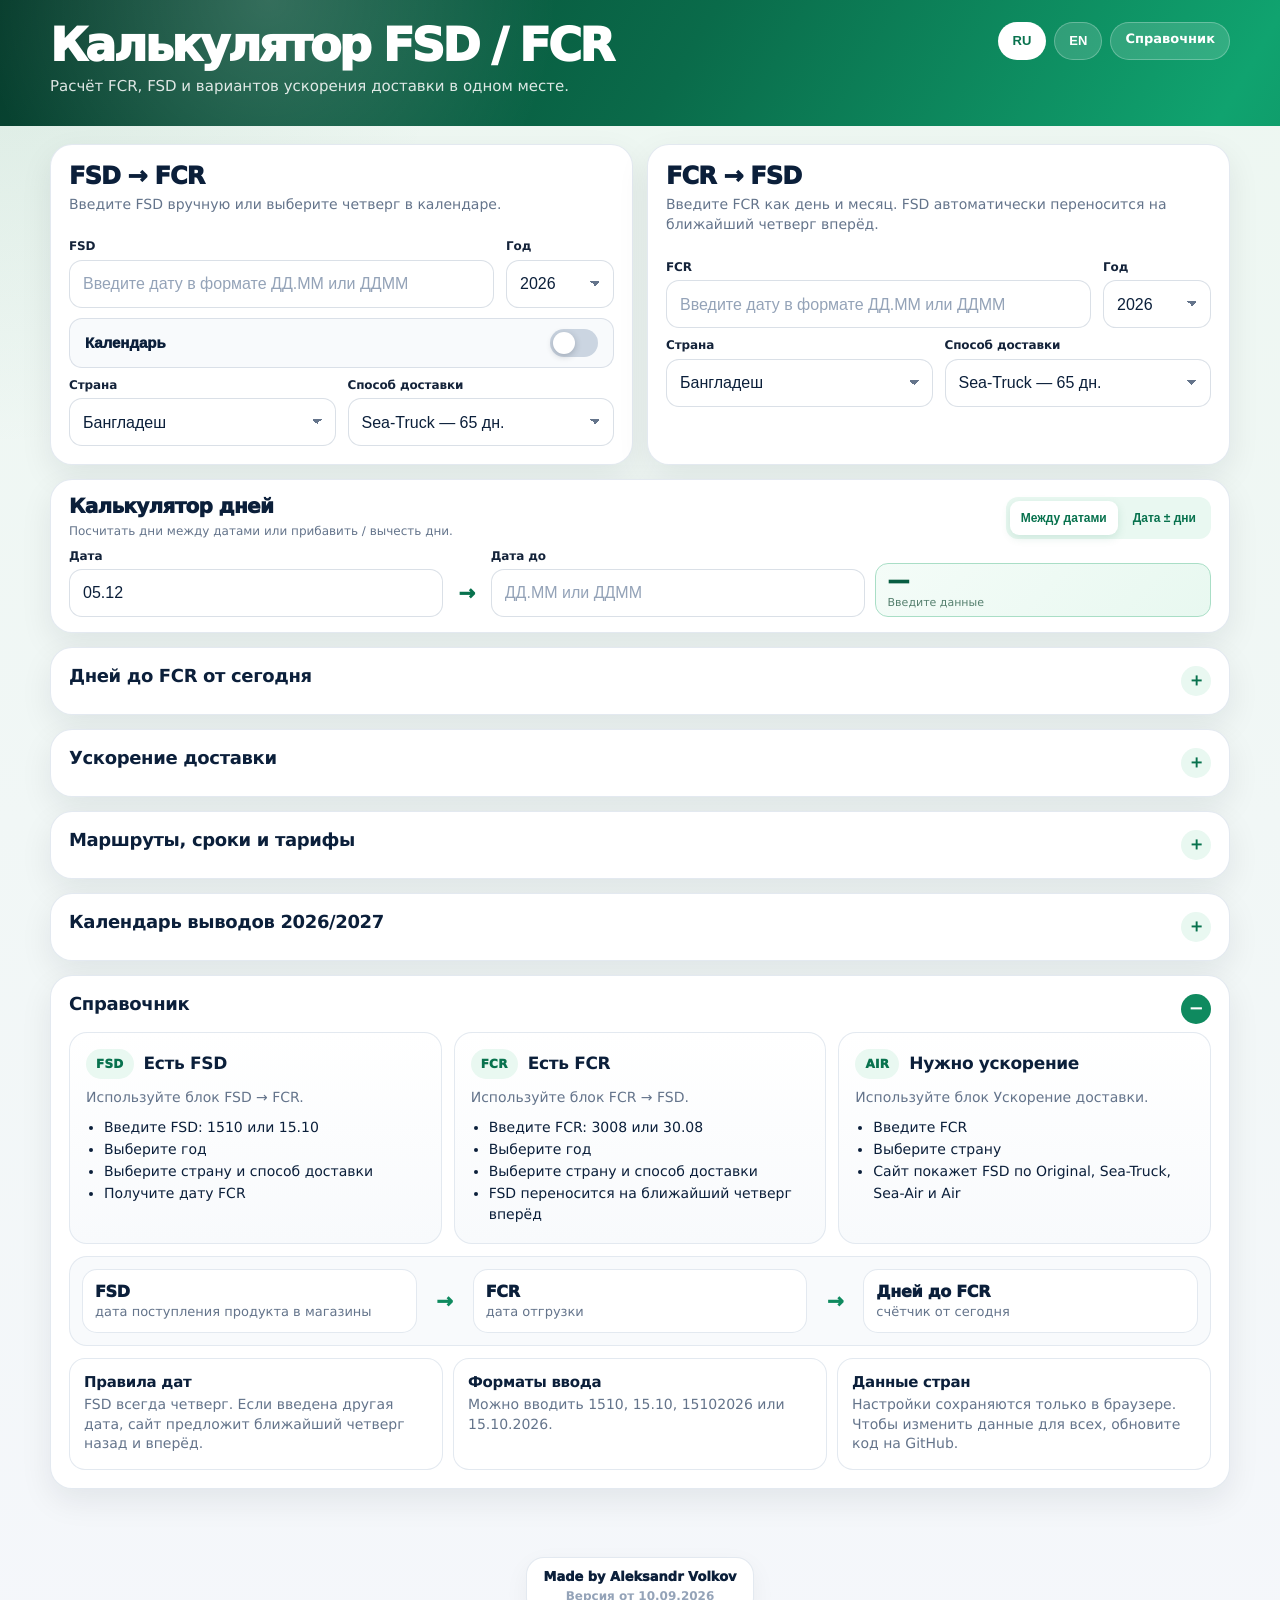
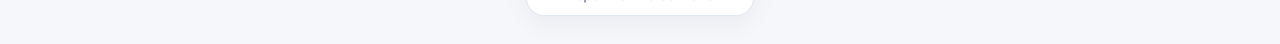
<file: index_2026-09-10_emerald_refined.html>
<!doctype html>
<html lang="ru">
<head>
  <meta charset="utf-8" />
  <meta name="viewport" content="width=device-width, initial-scale=1, viewport-fit=cover" />
  <title>FSD / FCR Calculator</title>

  <style>
    :root {
      --bg: #f5f7fb;
      --bg2: #edf7f1;
      --card: #ffffff;
      --text: #0b1f3a;
      --muted: #64748b;
      --line: rgba(148, 163, 184, .28);

      --blue: #0f8a5f;
      --blue2: #08724e;
      --blueSoft: #e9f8f1;
      --blueSoft2: #cceedd;

      --green: #ecfdf5;
      --greenLine: #86efac;
      --greenText: #047857;

      --orange: #fff7ed;
      --orangeLine: #fdba74;
      --orangeText: #9a3412;

      --red: #fef2f2;
      --redLine: #f87171;
      --redText: #991b1b;

      --radiusLg: 22px;
      --radiusMd: 16px;
      --radiusSm: 13px;

      --shadow: 0 12px 32px rgba(15, 23, 42, .08);
      --shadowBlue: 0 8px 20px rgba(15, 138, 95, .20);
    }

    * {
      box-sizing: border-box;
    }

    html {
      scroll-behavior: smooth;
    }

    html,
    body {
      margin: 0;
      min-height: 100%;
      background:
        radial-gradient(circle at top left, rgba(47, 125, 91, .10), transparent 28rem),
        linear-gradient(180deg, var(--bg2), var(--bg));
      color: var(--text);
      font-family: Inter, ui-sans-serif, system-ui, -apple-system, BlinkMacSystemFont, "Segoe UI", Arial, sans-serif;
      -webkit-text-size-adjust: 100%;
      text-rendering: geometricPrecision;
    }

    .wrap {
      width: 100%;
      max-width: 1180px;
      margin: 0 auto;
    }

    .hero {
      color: #fff;
      padding: 22px 14px 28px;
      background:
        radial-gradient(circle at 15% 0%, rgba(255, 255, 255, .18), transparent 18rem),
        linear-gradient(120deg, #073d2d 0%, #0a6b4a 38%, #10a36f 68%, #0b7652 100%);
    }

    .hero-top {
      display: grid;
      grid-template-columns: 1fr;
      gap: 14px;
      align-items: start;
    }

    .hero-actions {
      display: flex;
      flex-wrap: wrap;
      gap: 8px;
      align-items: center;
      justify-content: flex-start;
    }

    .guide-link,
    .lang-btn {
      min-height: 38px;
      width: auto;
      padding: 9px 14px;
      border-radius: 999px;
      background: rgba(255, 255, 255, .15);
      color: #fff;
      border: 1px solid rgba(255, 255, 255, .26);
      text-decoration: none;
      font-weight: 900;
      font-size: 13px;
      box-shadow: none;
      cursor: pointer;
    }

    .lang-btn.active {
      background: #fff;
      color: var(--blue2);
    }

    h1 {
      margin: 0 0 8px;
      font-size: clamp(31px, 4vw, 46px);
      line-height: 1;
      letter-spacing: -.055em;
      font-weight: 950;
    }

    h2 {
      margin: 0 0 6px;
      font-size: clamp(20px, 2vw, 24px);
      line-height: 1.1;
      letter-spacing: -.035em;
      font-weight: 950;
    }

    h3,
    h4,
    p {
      margin: 0;
    }

    .hero p {
      max-width: 740px;
      color: rgba(255, 255, 255, .86);
      font-size: 15px;
      line-height: 1.45;
    }

    main {
      padding: 18px 10px 36px;
    }

    .card,
    details {
      position: relative;
      background: var(--card);
      border: 1px solid rgba(226, 232, 240, .95);
      border-radius: var(--radiusLg);
      padding: 18px;
      margin-bottom: 14px;
      box-shadow: var(--shadow);
      overflow: hidden;
    }

    summary {
      cursor: pointer;
      font-size: 18px;
      font-weight: 950;
      letter-spacing: -.02em;
      list-style: none;
      user-select: none;
    }

    summary::-webkit-details-marker {
      display: none;
    }

    summary::after {
      content: "＋";
      float: right;
      width: 30px;
      height: 30px;
      display: inline-grid;
      place-items: center;
      border-radius: 999px;
      background: var(--blueSoft);
      color: var(--blue2);
      font-size: 18px;
      line-height: 1;
    }

    details[open] > summary::after {
      content: "−";
      background: var(--blue);
      color: #fff;
    }

    .counter-details > summary {
      font-size: clamp(20px, 2vw, 24px);
      line-height: 1.1;
      letter-spacing: -.035em;
    }

    .details-content {
      margin-top: 16px;
    }

    .hint {
      margin: 0 0 14px;
      color: var(--muted);
      font-size: 14px;
      line-height: 1.45;
    }

    label {
      display: block;
      margin: 10px 0 6px;
      font-size: 12px;
      line-height: 1.2;
      font-weight: 850;
      color: #14233a;
      letter-spacing: -.01em;
    }

    input,
    select {
      display: block;
      width: 100%;
      min-height: 48px;
      border: 1px solid rgba(148, 163, 184, .34);
      border-radius: var(--radiusSm);
      padding: 10px 13px;
      background: #fff;
      color: var(--text);
      font-size: 16px;
      line-height: 1.2;
      outline: none;
      appearance: none;
      -webkit-appearance: none;
    }

    input::placeholder {
      color: #94a3b8;
    }

    input:focus,
    select:focus {
      border-color: var(--blue);
      box-shadow: 0 0 0 4px rgba(47, 125, 91, .14);
    }

    input.is-error,
    select.is-error {
      border-color: var(--redLine);
      box-shadow: 0 0 0 4px rgba(248, 113, 113, .16);
    }

    input:disabled,
    select:disabled {
      opacity: .62;
      cursor: not-allowed;
    }

    select {
      background-image:
        linear-gradient(45deg, transparent 50%, #64748b 50%),
        linear-gradient(135deg, #64748b 50%, transparent 50%);
      background-position:
        calc(100% - 18px) 20px,
        calc(100% - 13px) 20px;
      background-size: 5px 5px, 5px 5px;
      background-repeat: no-repeat;
      padding-right: 36px;
    }

    button {
      display: inline-flex;
      align-items: center;
      justify-content: center;
      width: 100%;
      min-height: 48px;
      border: 0;
      border-radius: var(--radiusSm);
      padding: 10px 15px;
      background: linear-gradient(180deg, #16a873, var(--blue));
      color: #fff;
      box-shadow: var(--shadowBlue);
      font-size: 15px;
      line-height: 1.2;
      font-weight: 900;
      cursor: pointer;
      touch-action: manipulation;
      -webkit-tap-highlight-color: rgba(47, 125, 91, .18);
    }

    button:active {
      transform: scale(.99);
    }

    .secondary {
      background: linear-gradient(180deg, #fff, var(--blueSoft));
      color: var(--blue2);
      border: 1px solid #b9dfca;
      box-shadow: none;
    }

    .danger {
      background: linear-gradient(180deg, #fee2e2, #fecaca);
      color: var(--redText);
      border: 1px solid #fecaca;
      box-shadow: none;
    }

    .grid-main {
      display: grid;
      grid-template-columns: 1fr;
      gap: 14px;
    }

    .row {
      display: grid;
      grid-template-columns: 1fr;
      gap: 12px;
    }

    .date-row {
      display: grid;
      grid-template-columns: minmax(0, 1fr) 108px;
      gap: 12px;
    }

    .calendar-switch {
      margin-top: 10px;
      min-height: 46px;
      justify-content: space-between;
      gap: 12px;
      background: #f8fafc;
      color: var(--text);
      border: 1px solid rgba(148, 163, 184, .3);
      box-shadow: none;
    }

    .switch-left {
      font-weight: 950;
    }

    .switch-track {
      position: relative;
      width: 48px;
      height: 28px;
      flex: 0 0 auto;
      border-radius: 999px;
      background: #cbd5e1;
    }

    .switch-dot {
      position: absolute;
      top: 3px;
      left: 3px;
      width: 22px;
      height: 22px;
      border-radius: 50%;
      background: #fff;
      box-shadow: 0 2px 7px rgba(15, 23, 42, .24);
    }

    .calendar-switch.active .switch-track {
      background: var(--blue);
    }

    .calendar-switch.active .switch-dot {
      left: 23px;
    }

    .calendar-panel {
      display: none;
      margin-top: 12px;
      border: 1px solid rgba(148, 163, 184, .28);
      border-radius: var(--radiusMd);
      overflow: hidden;
      background: #fff;
    }

    .calendar-panel.show {
      display: block;
    }

    .calendar-headline {
      display: grid;
      grid-template-columns: 46px 1fr 46px;
      gap: 8px;
      align-items: center;
      padding: 10px;
      border-bottom: 1px solid var(--line);
      background: #f8fafc;
    }

    .calendar-headline button {
      min-height: 42px;
      border-radius: 13px;
      box-shadow: none;
    }

    .calendar-title {
      text-align: center;
      font-weight: 950;
      font-size: 16px;
      letter-spacing: -.02em;
    }

    .calendar-grid {
      display: grid;
      grid-template-columns: repeat(7, 1fr);
    }

    .calendar-cell {
      min-height: 42px;
      display: flex;
      align-items: center;
      justify-content: center;
      padding: 0;
      font-size: 13px;
      border-right: 1px solid rgba(226, 232, 240, .9);
      border-bottom: 1px solid rgba(226, 232, 240, .9);
      background: #fff;
    }

    .calendar-cell:nth-child(7n) {
      border-right: 0;
    }

    .calendar-weekday {
      min-height: 32px;
      background: #f8fafc;
      color: #64748b;
      font-size: 11px;
      font-weight: 950;
      text-transform: uppercase;
    }

    .calendar-empty {
      background: #f8fafc;
    }

    .calendar-disabled {
      color: #a8b4c7;
    }

    .calendar-thursday {
      background: var(--blueSoft);
      color: var(--blue2);
      font-weight: 950;
      cursor: pointer;
      box-shadow: none;
      border-radius: 0;
    }

    .calendar-selected {
      background: linear-gradient(180deg, #16a873, var(--blue));
      color: #fff;
    }

    .warning {
      display: none;
      margin-top: 12px;
      padding: 13px;
      border-radius: var(--radiusMd);
      background: linear-gradient(180deg, #fffaf0, var(--orange));
      border: 1px solid var(--orangeLine);
      color: var(--orangeText);
      font-size: 14px;
      line-height: 1.42;
    }

    .warning.show {
      display: block;
    }

    .warning-buttons {
      display: grid;
      grid-template-columns: 1fr;
      gap: 8px;
      margin-top: 10px;
    }

    .warning-buttons button {
      background: linear-gradient(180deg, #ffedd5, #fed7aa);
      color: var(--orangeText);
      border: 1px solid #fdba74;
      box-shadow: none;
    }

    .result {
      display: none;
      margin-top: 14px;
      padding: 15px;
      border-radius: var(--radiusMd);
      background: linear-gradient(180deg, #f0fdf4, var(--green));
      border: 1px solid var(--greenLine);
    }

    .result.show {
      display: block;
    }

    .result.error {
      background: linear-gradient(180deg, #fff1f2, var(--red));
      border-color: var(--redLine);
    }

    .result .big {
      margin-bottom: 5px;
      font-size: 28px;
      line-height: 1.08;
      letter-spacing: -.04em;
      font-weight: 950;
    }

    .result .small {
      font-size: 14px;
      line-height: 1.42;
      color: var(--greenText);
    }

    .result.error .big,
    .result.error .small {
      color: var(--redText);
    }

    .counter-grid {
      display: grid;
      grid-template-columns: 1fr;
      gap: 12px;
      align-items: end;
    }

    .counter-result {
      min-height: 92px;
      padding: 16px;
      border-radius: 18px;
      color: #fff;
      display: flex;
      flex-direction: column;
      justify-content: center;
      background: linear-gradient(135deg, #063c2b, #0a684a);
    }

    .counter-main {
      font-size: 32px;
      line-height: 1.05;
      letter-spacing: -.05em;
      font-weight: 950;
    }

    .counter-sub {
      margin-top: 5px;
      color: #cdebd9;
      font-size: 13px;
      line-height: 1.35;
      font-weight: 850;
    }

    .table-scroll {
      overflow-x: auto;
      -webkit-overflow-scrolling: touch;
      margin-top: 12px;
      border-radius: var(--radiusMd);
    }

    table {
      width: 100%;
      min-width: 760px;
      border-collapse: separate;
      border-spacing: 0;
      border: 1px solid rgba(226, 232, 240, .95);
      border-radius: var(--radiusMd);
      overflow: hidden;
      background: #fff;
    }

    th,
    td {
      padding: 12px 10px;
      border-bottom: 1px solid rgba(226, 232, 240, .95);
      text-align: left;
      vertical-align: top;
      font-size: 14px;
    }

    th {
      background: #f8fafc;
      color: #334155;
      font-size: 12px;
      text-transform: uppercase;
      letter-spacing: .03em;
      font-weight: 950;
    }

    tr:last-child td {
      border-bottom: 0;
    }

    .pill {
      display: inline-flex;
      align-items: center;
      padding: 5px 9px;
      border-radius: 999px;
      background: var(--blueSoft);
      color: var(--blue2);
      font-size: 12px;
      font-weight: 950;
      white-space: nowrap;
    }

    .cell-date {
      font-size: 15px;
      font-weight: 950;
      color: var(--greenText);
      letter-spacing: -.01em;
    }

    .cell-note {
      margin-top: 3px;
      color: var(--muted);
      font-size: 12px;
      line-height: 1.28;
    }

    .country-group {
      margin-top: 10px;
      padding: 0;
      background: #fff;
      border: 1px solid rgba(226, 232, 240, .95);
      border-radius: var(--radiusMd);
      box-shadow: none;
    }

    .country-group summary {
      padding: 13px;
      font-size: 16px;
      background: #f8fafc;
    }

    .country-group-body {
      padding: 0 12px 12px;
    }

    .settings-actions {
      display: grid;
      grid-template-columns: 1fr;
      gap: 12px;
      margin-top: 12px;
    }

    .month-list {
      display: grid;
      grid-template-columns: 1fr;
      gap: 10px;
      margin-top: 12px;
    }

    .month {
      border: 1px solid rgba(226, 232, 240, .95);
      border-radius: var(--radiusMd);
      overflow: hidden;
      background: #fff;
    }

    .month-title {
      padding: 11px;
      background: #f8fafc;
      border-bottom: 1px solid rgba(226, 232, 240, .95);
      font-weight: 950;
    }

    .pills {
      display: flex;
      flex-wrap: wrap;
      gap: 7px;
      padding: 11px;
    }

    .guide {
      background: #fff;
    }

    .guide-content {
      margin-top: 16px;
    }

    .guide-grid {
      display: grid;
      grid-template-columns: 1fr;
      gap: 12px;
      margin-top: 0;
    }

    .guide-card {
      padding: 16px;
      border: 1px solid rgba(226, 232, 240, .95);
      border-radius: 18px;
      background: linear-gradient(180deg, #ffffff, #f8fafc);
      box-shadow: none;
    }

    .guide-card-top {
      display: flex;
      align-items: center;
      gap: 10px;
      margin-bottom: 10px;
    }

    .guide-step {
      width: auto;
      min-width: 44px;
      height: 30px;
      display: inline-grid;
      place-items: center;
      margin: 0;
      padding: 0 10px;
      border-radius: 999px;
      background: var(--blueSoft);
      color: var(--blue2);
      font-size: 12px;
      font-weight: 950;
      letter-spacing: .02em;
    }

    .guide-card h4 {
      margin: 0;
      font-size: 17px;
      letter-spacing: -.02em;
    }

    .guide-card p {
      margin: 0 0 10px;
      color: var(--muted);
      font-size: 14px;
      line-height: 1.42;
    }

    .guide-card ul {
      margin: 0;
      padding-left: 18px;
      color: var(--text);
      font-size: 14px;
      line-height: 1.55;
    }

    .guide-flow {
      display: grid;
      grid-template-columns: 1fr;
      gap: 8px;
      margin-top: 12px;
      padding: 12px;
      border: 1px solid rgba(226, 232, 240, .95);
      border-radius: 18px;
      background: #f8fafc;
    }

    .flow-item {
      padding: 12px;
      border-radius: 15px;
      background: #ffffff;
      border: 1px solid rgba(226, 232, 240, .95);
    }

    .flow-item span {
      display: block;
      font-size: 16px;
      font-weight: 950;
      letter-spacing: -.02em;
    }

    .flow-item small {
      display: block;
      margin-top: 4px;
      color: var(--muted);
      font-size: 13px;
    }

    .flow-arrow {
      display: none;
      align-items: center;
      justify-content: center;
      color: var(--blue);
      font-size: 20px;
      font-weight: 950;
    }

    .guide-notes {
      display: grid;
      grid-template-columns: 1fr;
      gap: 10px;
      margin-top: 12px;
    }

    .guide-notes > div {
      padding: 14px;
      border-radius: 16px;
      background: #ffffff;
      border: 1px solid rgba(226, 232, 240, .95);
    }

    .guide-notes h4 {
      margin: 0 0 5px;
      font-size: 15px;
      letter-spacing: -.02em;
    }

    .guide-notes p {
      color: var(--muted);
      font-size: 14px;
      line-height: 1.4;
    }

    .footer {
      padding: 18px 10px 28px;
      text-align: center;
    }

    .footer-box {
      display: inline-flex;
      flex-direction: column;
      gap: 4px;
      padding: 12px 16px;
      border-radius: 18px;
      background: #fff;
      border: 1px solid rgba(226, 232, 240, .95);
      color: var(--text);
      font-size: 13px;
      font-weight: 850;
      box-shadow: 0 8px 24px rgba(15, 23, 42, .05);
    }

    .footer-box strong {
      font-weight: 950;
    }

    .footer-box small {
      color: #94a3b8;
      font-size: 12px;
      font-weight: 750;
    }

    .to-top {
      position: fixed;
      right: 16px;
      bottom: 16px;
      z-index: 60;
      width: 48px;
      height: 48px;
      min-height: 48px;
      padding: 0;
      border-radius: 999px;
      opacity: 0;
      pointer-events: none;
    }

    .to-top.show {
      opacity: 1;
      pointer-events: auto;
    }

    @media (min-width: 720px) {
      .hero-top {
        grid-template-columns: 1fr auto;
      }

      .hero-actions {
        justify-content: flex-end;
      }

      .grid-main {
        grid-template-columns: 1fr 1fr;
      }

      .row {
        grid-template-columns: 1fr 1fr;
      }

      .warning-buttons {
        grid-template-columns: 1fr 1fr;
      }

      .settings-actions {
        grid-template-columns: 1fr 1fr;
      }

      .guide-grid {
        grid-template-columns: repeat(3, 1fr);
      }

      .guide-flow {
        grid-template-columns: 1fr 40px 1fr 40px 1fr;
        align-items: stretch;
      }

      .flow-arrow {
        display: flex;
      }

      .guide-notes {
        grid-template-columns: repeat(3, 1fr);
      }

      .month-list {
        grid-template-columns: repeat(3, 1fr);
      }
    }

    @media (min-width: 900px) {
      .counter-grid {
        grid-template-columns: 260px minmax(280px, 1fr) 170px 120px;
        gap: 14px;
      }
    }

    @media (min-width: 1040px) {
      .month-list {
        grid-template-columns: repeat(4, 1fr);
      }
    }

    @media (max-width: 520px) {
      .hero {
        padding: 20px 10px 24px;
      }

      main {
        padding: 12px 8px 34px;
      }

      .card,
      details {
        padding: 14px;
        border-radius: 18px;
      }

      .date-row {
        grid-template-columns: minmax(0, 1fr) 94px;
      }

      .calendar-cell {
        min-height: 38px;
        font-size: 12px;
      }

      .counter-main {
        font-size: 28px;
      }

      table {
        min-width: 680px;
      }

      .guide-link,
      .lang-btn {
        min-height: 36px;
        padding: 8px 12px;
      }
    }

    /* Subtle UI motion — 10.09.2026 */
    @keyframes heroGlow {
      0%, 100% { background-position: 0% 50%; }
      50% { background-position: 100% 50%; }
    }

    @keyframes cardEnter {
      from { opacity: 0; transform: translateY(8px); }
      to { opacity: 1; transform: translateY(0); }
    }

    .hero {
      background-size: 140% 140%;
      animation: heroGlow 14s ease-in-out infinite;
    }

    .card,
    details {
      animation: cardEnter .38s ease both;
    }

    button,
    .guide-link,
    .lang-btn,
    input,
    select,
    .card,
    details {
      transition: transform .18s ease, box-shadow .18s ease, border-color .18s ease, background-color .18s ease, opacity .18s ease;
    }

    @media (hover: hover) and (pointer: fine) {
      .card:hover,
      details:hover {
        transform: translateY(-2px);
        box-shadow: 0 16px 36px rgba(15, 23, 42, .09);
      }

      button:hover,
      .guide-link:hover,
      .lang-btn:hover {
        transform: translateY(-1px);
      }
    }

    @media (prefers-reduced-motion: reduce) {
      html { scroll-behavior: auto; }
      .hero, .card, details { animation: none !important; }
      button, .guide-link, .lang-btn, input, select, .card, details { transition: none !important; }
    }


    /* Emerald shine + compact days calculator */
    .hero {
      position: relative;
      overflow: hidden;
      isolation: isolate;
    }

    .hero::after {
      content: "";
      position: absolute;
      z-index: -1;
      top: -70%;
      left: -35%;
      width: 26%;
      height: 240%;
      transform: rotate(18deg);
      background: linear-gradient(
        90deg,
        transparent,
        rgba(255,255,255,.04),
        rgba(255,255,255,.28),
        rgba(255,255,255,.05),
        transparent
      );
      filter: blur(2px);
      animation: emeraldShine 7.5s ease-in-out infinite;
      pointer-events: none;
    }

    @keyframes emeraldShine {
      0%, 56% { left: -35%; opacity: 0; }
      62% { opacity: .95; }
      78% { left: 118%; opacity: .6; }
      82%, 100% { left: 118%; opacity: 0; }
    }

    .days-card {
      padding: 15px 18px;
    }

    .days-head {
      display: flex;
      gap: 14px;
      align-items: center;
      justify-content: space-between;
      margin-bottom: 8px;
    }

    .days-head h2 {
      font-size: 20px;
    }

    .days-hint {
      margin: 3px 0 0;
      font-size: 12px;
    }

    .days-mode {
      display: inline-flex;
      gap: 4px;
      padding: 4px;
      border-radius: 12px;
      background: var(--blueSoft);
      flex: 0 0 auto;
    }

    .days-mode-btn {
      width: auto;
      min-height: 34px;
      padding: 7px 11px;
      border-radius: 9px;
      background: transparent;
      color: var(--blue2);
      box-shadow: none;
      font-size: 12px;
    }

    .days-mode-btn.active {
      background: #fff;
      box-shadow: 0 3px 10px rgba(8, 114, 78, .13);
    }

    .days-inline {
      display: grid;
      grid-template-columns: minmax(150px, 1fr) 28px minmax(150px, 1fr) minmax(190px, .9fr);
      gap: 10px;
      align-items: end;
    }

    .days-field label {
      margin-top: 0;
    }

    .days-symbol {
      min-height: 48px;
      display: grid;
      place-items: center;
      color: var(--blue2);
      font-size: 20px;
      font-weight: 950;
    }

    .days-result-box {
      min-height: 48px;
      padding: 7px 12px;
      border: 1px solid #a9dec6;
      border-radius: var(--radiusSm);
      background: linear-gradient(135deg, #f4fcf8, #e8f8f0);
      display: flex;
      flex-direction: column;
      justify-content: center;
    }

    .days-result-main {
      font-size: 22px;
      line-height: 1;
      color: #075d42;
      font-weight: 950;
      letter-spacing: -.035em;
    }

    .days-result-sub {
      margin-top: 3px;
      color: #56806f;
      font-size: 11px;
      line-height: 1.2;
    }

    .acceleration-details > summary {
      font-size: clamp(20px, 2vw, 24px);
      line-height: 1.1;
      letter-spacing: -.035em;
    }

    @media (max-width: 760px) {
      .days-head {
        align-items: flex-start;
        flex-direction: column;
      }

      .days-inline {
        grid-template-columns: minmax(0, 1fr) 24px minmax(0, 1fr);
      }

      .days-result-box {
        grid-column: 1 / -1;
      }
    }

    @media (max-width: 460px) {
      .days-mode {
        width: 100%;
      }

      .days-mode-btn {
        flex: 1 1 50%;
      }

      .days-inline {
        grid-template-columns: 1fr;
      }

      .days-symbol {
        min-height: 20px;
        transform: rotate(90deg);
      }

      .days-result-box {
        grid-column: auto;
      }
    }

    @media (prefers-reduced-motion: reduce) {
      .hero::after {
        animation: none !important;
        display: none;
      }
    }


    /* Refined accordion typography — 10.09.2026 */
    summary,
    .counter-details > summary,
    .acceleration-details > summary {
      font-size: 18px;
      line-height: 1.2;
      letter-spacing: -.02em;
      font-weight: 900;
    }

    .country-group summary {
      font-size: 15px;
    }

    @media (max-width: 520px) {
      summary,
      .counter-details > summary,
      .acceleration-details > summary {
        font-size: 17px;
      }
    }

  </style>
</head>

<body>
  <header id="top" class="hero">
    <div class="wrap hero-top">
      <div>
        <h1 data-i18n="heroTitle">Калькулятор FSD / FCR</h1>
        <p data-i18n="heroText">Расчёт FCR, FSD и вариантов ускорения доставки в одном месте.</p>
      </div>

      <div class="hero-actions">
        <button type="button" class="lang-btn active" data-lang="ru">RU</button>
        <button type="button" class="lang-btn" data-lang="en">EN</button>
        <a class="guide-link" href="#guide" data-i18n="guideTitle">Справочник</a>
      </div>
    </div>
  </header>

  <main>
    <div class="wrap">

      <section class="grid-main">
        <div class="card">
          <h2>FSD → FCR</h2>
          <p class="hint" data-i18n="fsdHint">Введите FSD вручную или выберите четверг в календаре.</p>

          <div class="date-row">
            <div>
              <label for="fsdText">FSD</label>
              <input id="fsdText" inputmode="numeric" data-i18n-placeholder="datePlaceholder" placeholder="Введите дату в формате ДД.ММ или ДДММ">
            </div>

            <div>
              <label for="fsdYear" data-i18n="year">Год</label>
              <select id="fsdYear">
                <option value="2026">2026</option>
                <option value="2027">2027</option>
              </select>
            </div>
          </div>

          <button type="button" id="toggleFsdCalendar" class="calendar-switch">
            <span class="switch-left" data-i18n="calendar">Календарь</span>
            <span class="switch-track"><span class="switch-dot"></span></span>
          </button>

          <div id="fsdCalendarPanel" class="calendar-panel">
            <div class="calendar-headline">
              <button type="button" id="prevFsdMonth" class="secondary">←</button>
              <div id="fsdCalendarTitle" class="calendar-title">—</div>
              <button type="button" id="nextFsdMonth" class="secondary">→</button>
            </div>
            <div id="fsdCalendarGrid"></div>
          </div>

          <div class="row">
            <div>
              <label for="countryFromFsd" data-i18n="country">Страна</label>
              <select id="countryFromFsd"></select>
            </div>

            <div>
              <label for="laneFromFsd" data-i18n="deliveryMethod">Способ доставки</label>
              <select id="laneFromFsd"></select>
            </div>
          </div>

          <div id="fsdWarning" class="warning"></div>
          <div id="fcrResult" class="result"></div>
        </div>

        <div class="card">
          <h2>FCR → FSD</h2>
          <p class="hint" data-i18n="fcrHint">Введите FCR как день и месяц. FSD автоматически переносится на ближайший четверг вперёд.</p>

          <div class="date-row">
            <div>
              <label for="fcrText">FCR</label>
              <input id="fcrText" inputmode="numeric" data-i18n-placeholder="datePlaceholder" placeholder="Введите дату в формате ДД.ММ или ДДММ">
            </div>

            <div>
              <label for="fcrYear" data-i18n="year">Год</label>
              <select id="fcrYear">
                <option value="2026">2026</option>
                <option value="2027">2027</option>
              </select>
            </div>
          </div>

          <div class="row">
            <div>
              <label for="countryFromFcr" data-i18n="country">Страна</label>
              <select id="countryFromFcr"></select>
            </div>

            <div>
              <label for="laneFromFcr" data-i18n="deliveryMethod">Способ доставки</label>
              <select id="laneFromFcr"></select>
            </div>
          </div>

          <div id="fsdResult" class="result"></div>
        </div>
      </section>

      <section class="card days-card" id="daysCalculator">
        <div class="days-head">
          <div>
            <h2 data-i18n="daysCalcTitle">Калькулятор дней</h2>
            <p class="hint days-hint" data-i18n="daysCalcHint">Посчитать дни между датами или прибавить / вычесть дни.</p>
          </div>
          <div class="days-mode" role="group" aria-label="Days calculator mode">
            <button type="button" class="days-mode-btn active" data-days-mode="between" data-i18n="daysModeBetween">Между датами</button>
            <button type="button" class="days-mode-btn" data-days-mode="add" data-i18n="daysModeAdd">Дата ± дни</button>
          </div>
        </div>

        <div class="days-inline">
          <div class="days-field">
            <label for="daysDateFrom" data-i18n="daysDateFrom">Дата</label>
            <input id="daysDateFrom" inputmode="numeric" placeholder="10.09" data-i18n-placeholder="daysDatePlaceholder">
          </div>

          <div class="days-symbol" id="daysSymbol">→</div>

          <div class="days-field" id="daysSecondDateField">
            <label for="daysDateTo" data-i18n="daysDateTo">Дата до</label>
            <input id="daysDateTo" inputmode="numeric" placeholder="30.09" data-i18n-placeholder="daysDatePlaceholder">
          </div>

          <div class="days-field days-number-field" id="daysNumberField" hidden>
            <label for="daysNumber" data-i18n="daysNumber">Дней</label>
            <input id="daysNumber" type="number" inputmode="numeric" value="30" step="1">
          </div>

          <div class="days-result-box" id="daysCalcResult">
            <span class="days-result-main">—</span>
            <span class="days-result-sub" data-i18n="daysCalcWaiting">Введите данные</span>
          </div>
        </div>
      </section>

      <details class="counter-details">
        <summary data-i18n="daysToFcrTitle">Дней до FCR от сегодня</summary>

        <div class="details-content">
          <div class="counter-grid">
            <div class="counter-result">
              <div id="daysToFcrMain" class="counter-main">—</div>
              <div id="daysToFcrSub" class="counter-sub" data-i18n="fcrNotSelected">FCR не выбран</div>
            </div>

            <div>
              <label for="counterSource" data-i18n="fcrSource">Источник FCR</label>
              <select id="counterSource">
                <option value="manual" selected data-i18n="sourceManual">Ручной ввод</option>
                <option value="fromFsd" data-i18n="sourceFsd">От FSD → FCR</option>
                <option value="fromFcr" data-i18n="sourceFcr">От FCR → FSD</option>
              </select>
            </div>

            <div>
              <label for="manualFcr">FCR</label>
              <input id="manualFcr" inputmode="numeric" data-i18n-placeholder="datePlaceholder" placeholder="Введите дату в формате ДД.ММ или ДДММ">
            </div>

            <div>
              <label for="manualYear" data-i18n="year">Год</label>
              <select id="manualYear">
                <option value="2026">2026</option>
                <option value="2027">2027</option>
              </select>
            </div>
          </div>
        </div>
      </details>

      <details class="acceleration-details">
        <summary data-i18n="accelerationTitle">Ускорение доставки</summary>
        <div class="details-content">
        <p class="hint" data-i18n="accelerationHint">Введите FCR и страну. Таблица покажет FSD в порядке: Original FSD, Sea-Truck, Sea-Air, Air.</p>

        <div class="date-row">
          <div>
            <label for="accelFcrText">FCR</label>
            <input id="accelFcrText" inputmode="numeric" data-i18n-placeholder="datePlaceholder" placeholder="Введите дату в формате ДД.ММ или ДДММ">
          </div>

          <div>
            <label for="accelYear" data-i18n="year">Год</label>
            <select id="accelYear">
              <option value="2026">2026</option>
              <option value="2027">2027</option>
            </select>
          </div>
        </div>

        <div class="row">
          <div>
            <label for="accelCountry" data-i18n="country">Страна</label>
            <select id="accelCountry"></select>
          </div>

          <div>
            <label>&nbsp;</label>
            <button type="button" id="calcAcceleration" data-i18n="calculateOptions">Посчитать варианты</button>
          </div>
        </div>

        <div id="accelerationResult" class="result"></div>
        </div>
      </details>

      <details>
        <summary data-i18n="countriesTitle">Страны и количество дней доставки</summary>

        <div class="details-content">
          <p class="hint" data-i18n="countriesHint">Данные сгруппированы по странам. Изменения сохраняются только в браузере пользователя.</p>

          <div class="row">
            <div>
              <label for="newCountry" data-i18n="country">Страна</label>
              <input id="newCountry" data-i18n-placeholder="countryPlaceholder" placeholder="например: Bangladesh">
            </div>

            <div>
              <label for="newPoint" data-i18n="pointOfDeparture">Point of departure</label>
              <input id="newPoint" data-i18n-placeholder="pointPlaceholder" placeholder="например: Shanghai">
            </div>
          </div>

          <div class="row">
            <div>
              <label for="newMethod" data-i18n="deliveryMethod">Способ доставки</label>
              <input id="newMethod" data-i18n-placeholder="methodPlaceholder" placeholder="например: Sea-Truck">
            </div>

            <div>
              <label for="newDays" data-i18n="deliveryDays">Дней доставки</label>
              <input id="newDays" type="number" min="0" inputmode="numeric" placeholder="45">
            </div>
          </div>

          <div class="settings-actions">
            <button type="button" id="saveLane" data-i18n="addUpdate">Добавить / обновить</button>
            <button type="button" id="resetLanes" class="secondary" data-i18n="resetDefaults">Вернуть стандартные</button>
          </div>

          <div id="laneGroups"></div>
        </div>
      </details>

      <details>
        <summary data-i18n="outputCalendarTitle">Календарь выводов 2026/2027</summary>

        <div class="details-content">
          <p class="hint" data-i18n="calendarHint">Последний четверг месяца относится к следующему FSD-месяцу. Например, 29.01.2026 отображается в феврале.</p>

          <div>
            <label for="calendarYear" data-i18n="year">Год</label>
            <select id="calendarYear">
              <option value="2026">2026</option>
              <option value="2027">2027</option>
            </select>
          </div>

          <div id="thursdayCalendar" class="month-list"></div>
        </div>
      </details>

      <details id="guide" class="guide" open>
        <summary data-i18n="guideTitle">Справочник</summary>

        <div class="guide-content">
          <div class="guide-grid">
            <div class="guide-card">
              <div class="guide-card-top">
                <div class="guide-step">FSD</div>
                <h4 data-i18n="guideFsdTitle">Есть FSD</h4>
              </div>

              <p data-i18n="guideFsdText">Используйте блок FSD → FCR.</p>

              <ul>
                <li data-i18n="guideFsdLi1">Введите FSD: 1510 или 15.10</li>
                <li data-i18n="guideFsdLi2">Выберите год</li>
                <li data-i18n="guideFsdLi3">Выберите страну и способ доставки</li>
                <li data-i18n="guideFsdLi4">Получите дату FCR</li>
              </ul>
            </div>

            <div class="guide-card">
              <div class="guide-card-top">
                <div class="guide-step">FCR</div>
                <h4 data-i18n="guideFcrTitle">Есть FCR</h4>
              </div>

              <p data-i18n="guideFcrText">Используйте блок FCR → FSD.</p>

              <ul>
                <li data-i18n="guideFcrLi1">Введите FCR: 3008 или 30.08</li>
                <li data-i18n="guideFcrLi2">Выберите год</li>
                <li data-i18n="guideFcrLi3">Выберите страну и способ доставки</li>
                <li data-i18n="guideFcrLi4">FSD переносится на ближайший четверг вперёд</li>
              </ul>
            </div>

            <div class="guide-card">
              <div class="guide-card-top">
                <div class="guide-step">AIR</div>
                <h4 data-i18n="guideAccelTitle">Нужно ускорение</h4>
              </div>

              <p data-i18n="guideAccelText">Используйте блок Ускорение доставки.</p>

              <ul>
                <li data-i18n="guideAccelLi1">Введите FCR</li>
                <li data-i18n="guideAccelLi2">Выберите страну</li>
                <li data-i18n="guideAccelLi3">Сайт покажет FSD по Original, Sea-Truck, Sea-Air и Air</li>
              </ul>
            </div>
          </div>

          <div class="guide-flow">
            <div class="flow-item">
              <span>FSD</span>
              <small data-i18n="flowFsd">дата поступления продукта в магазины</small>
            </div>

            <div class="flow-arrow">→</div>

            <div class="flow-item">
              <span>FCR</span>
              <small data-i18n="flowFcr">дата отгрузки</small>
            </div>

            <div class="flow-arrow">→</div>

            <div class="flow-item">
              <span data-i18n="flowCounterTitle">Дней до FCR</span>
              <small data-i18n="flowCounterText">счётчик от сегодня</small>
            </div>
          </div>

          <div class="guide-notes">
            <div>
              <h4 data-i18n="rulesTitle">Правила дат</h4>
              <p data-i18n="rulesText">FSD всегда четверг. Если введена другая дата, сайт предложит ближайший четверг назад и вперёд.</p>
            </div>

            <div>
              <h4 data-i18n="formatsTitle">Форматы ввода</h4>
              <p data-i18n="formatsText">Можно вводить 1510, 15.10, 15102026 или 15.10.2026.</p>
            </div>

            <div>
              <h4 data-i18n="dataTitle">Данные стран</h4>
              <p data-i18n="dataText">Настройки сохраняются только в браузере. Чтобы изменить данные для всех, обновите код на GitHub.</p>
            </div>
          </div>
        </div>
      </details>

    </div>
  </main>

  <footer class="footer">
    <div class="footer-box">
      <span><strong>Made by Aleksandr Volkov</strong></span>
      <small data-i18n="footerVersion">Версия от 10.09.2026</small>
    </div>
  </footer>

  <button type="button" id="toTop" class="to-top" aria-label="Back to top">↑</button>

  <script>
    (function () {
      "use strict";

      const I18N = {
        ru: {
          months: ["Январь","Февраль","Март","Апрель","Май","Июнь","Июль","Август","Сентябрь","Октябрь","Ноябрь","Декабрь"],
          weekdays: ["ВС","ПН","ВТ","СР","ЧТ","ПТ","СБ"],
          calendarHeads: ["ПН","ВТ","СР","ЧТ","ПТ","СБ","ВС"],
          text: {
            heroTitle: "Калькулятор FSD / FCR",
            heroText: "Расчёт FCR, FSD и вариантов ускорения доставки в одном месте.",
            guideTitle: "Справочник",

            fsdHint: "Введите FSD вручную или выберите четверг в календаре.",
            fcrHint: "Введите FCR как день и месяц. FSD автоматически переносится на ближайший четверг вперёд.",
            datePlaceholder: "Введите дату в формате ДД.ММ или ДДММ",
            year: "Год",
            calendar: "Календарь",
            country: "Страна",
            deliveryMethod: "Способ доставки",
            pointOfDeparture: "Point of departure",

            daysCalcTitle: "Калькулятор дней",
            daysCalcHint: "Посчитать дни между датами или прибавить / вычесть дни.",
            daysModeBetween: "Между датами",
            daysModeAdd: "Дата ± дни",
            daysDateFrom: "Дата",
            daysDateTo: "Дата до",
            daysNumber: "Дней",
            daysDatePlaceholder: "ДД.ММ или ДДММ",
            daysCalcWaiting: "Введите данные",
            daysResultDays: "дней",
            daysResultFrom: "от",
            daysResultTo: "до",
            daysResultAfter: "Результат",
            daysToFcrTitle: "Дней до FCR от сегодня",
            fcrNotSelected: "FCR не выбран",
            fcrSource: "Источник FCR",
            sourceFsd: "От FSD → FCR",
            sourceFcr: "От FCR → FSD",
            sourceManual: "Ручной ввод",

            accelerationTitle: "Ускорение доставки",
            accelerationHint: "Введите FCR и страну. Таблица покажет FSD в порядке: Original FSD, Sea-Truck, Sea-Air, Air.",
            calculateOptions: "Посчитать варианты",
            outputMonth: "Месяц вывода",

            countriesTitle: "Маршруты, сроки и тарифы",
            countriesHint: "Данные сгруппированы по странам. Тарифы показаны только в этом закрытом разделе, чтобы не перегружать основной калькулятор.",
            deliveryDays: "Дней доставки",
            freightBorder: "Фрахт до границы",
            weightedFreight: "Средневзвешенный",
            countryPlaceholder: "например: Bangladesh",
            pointPlaceholder: "например: Shanghai",
            methodPlaceholder: "например: Sea-Truck",
            addUpdate: "Добавить / обновить",
            resetDefaults: "Вернуть стандартные",

            outputCalendarTitle: "Календарь выводов 2026/2027",
            calendarHint: "Последний четверг месяца относится к следующему FSD-месяцу. Например, 29.01.2026 отображается в феврале.",

            guideFsdTitle: "Есть FSD",
            guideFsdText: "Используйте блок FSD → FCR.",
            guideFsdLi1: "Введите FSD: 1510 или 15.10",
            guideFsdLi2: "Выберите год",
            guideFsdLi3: "Выберите страну и способ доставки",
            guideFsdLi4: "Получите дату FCR",
            guideFcrTitle: "Есть FCR",
            guideFcrText: "Используйте блок FCR → FSD.",
            guideFcrLi1: "Введите FCR: 3008 или 30.08",
            guideFcrLi2: "Выберите год",
            guideFcrLi3: "Выберите страну и способ доставки",
            guideFcrLi4: "FSD переносится на ближайший четверг вперёд",
            guideAccelTitle: "Нужно ускорение",
            guideAccelText: "Используйте блок Ускорение доставки.",
            guideAccelLi1: "Введите FCR",
            guideAccelLi2: "Выберите страну",
            guideAccelLi3: "Сайт покажет FSD по Original, Sea-Truck, Sea-Air и Air",
            flowFsd: "дата поступления продукта в магазины",
            flowFcr: "дата отгрузки",
            flowCounterTitle: "Дней до FCR",
            flowCounterText: "счётчик от сегодня",
            rulesTitle: "Правила дат",
            rulesText: "FSD всегда четверг. Если введена другая дата, сайт предложит ближайший четверг назад и вперёд.",
            formatsTitle: "Форматы ввода",
            formatsText: "Можно вводить 1510, 15.10, 15102026 или 15.10.2026.",
            dataTitle: "Данные стран",
            dataText: "Настройки сохраняются только в браузере. Чтобы изменить данные для всех, обновите код на GitHub.",

            footerVersion: "Версия от 10.09.2026",

            fcrLabel: "FCR",
            fsdLabel: "FSD",
            errorTitle: "Ошибка",
            dateError: "Введите дату в формате ДД.ММ или ДДММ",
            numberDateError: "Дата должна содержать только числа",
            invalidDateError: "Такой даты не существует",
            noLaneError: "Для выбранной страны и способа доставки не задан срок",
            noCountryData: "Для выбранной страны нет данных",
            fsdNotThursday: "FSD не четверг",
            choosePrevThursday: "Выбрать четверг назад",
            chooseNextThursday: "Выбрать четверг вперёд",
            alreadyThursday: "Дата уже четверг, перенос не нужен.",
            rawDate: "Предварительная дата",
            moveForward: "перенос вперёд",
            daysShort: "дн.",
            sourceFromFsd: "от FSD → FCR",
            sourceFromFcr: "от FCR → FSD",
            sourceManualText: "ручной ввод",
            point: "Point of departure",
            method: "Способ",
            days: "Дней",
            action: "Действие",
            delete: "Удалить",
            originalFsd: "Original FSD",
            seaTruck: "Sea-Truck",
            seaAir: "Sea-Air",
            air: "Air"
          }
        },

        en: {
          months: ["January","February","March","April","May","June","July","August","September","October","November","December"],
          weekdays: ["SUN","MON","TUE","WED","THU","FRI","SAT"],
          calendarHeads: ["MON","TUE","WED","THU","FRI","SAT","SUN"],
          text: {
            heroTitle: "FSD / FCR Calculator",
            heroText: "Calculate FCR, FSD and delivery acceleration options in one place.",
            guideTitle: "Guide",

            fsdHint: "Enter FSD manually or choose a Thursday in the calendar.",
            fcrHint: "Enter FCR as day and month. FSD is moved to the nearest Thursday forward.",
            datePlaceholder: "Enter date in DD.MM or DDMM format",
            year: "Year",
            calendar: "Calendar",
            country: "Country",
            deliveryMethod: "Delivery method",
            pointOfDeparture: "Point of departure",

            daysCalcTitle: "Days calculator",
            daysCalcHint: "Count days between dates or add / subtract days.",
            daysModeBetween: "Between dates",
            daysModeAdd: "Date ± days",
            daysDateFrom: "Date",
            daysDateTo: "Date to",
            daysNumber: "Days",
            daysDatePlaceholder: "DD.MM or DDMM",
            daysCalcWaiting: "Enter values",
            daysResultDays: "days",
            daysResultFrom: "from",
            daysResultTo: "to",
            daysResultAfter: "Result",
            daysToFcrTitle: "Days to FCR from today",
            fcrNotSelected: "FCR is not selected",
            fcrSource: "FCR source",
            sourceFsd: "From FSD → FCR",
            sourceFcr: "From FCR → FSD",
            sourceManual: "Manual input",

            accelerationTitle: "Delivery acceleration",
            accelerationHint: "Enter FCR and country. The table shows FSD in this order: Original FSD, Sea-Truck, Sea-Air, Air.",
            calculateOptions: "Calculate options",
            outputMonth: "Output month",

            countriesTitle: "Routes, lead times and tariffs",
            countriesHint: "Data is grouped by country. Tariffs are shown only in this closed section to keep the main calculator compact.",
            deliveryDays: "Delivery days",
            freightBorder: "Freight to border",
            weightedFreight: "Weighted average",
            countryPlaceholder: "for example: Bangladesh",
            pointPlaceholder: "for example: Shanghai",
            methodPlaceholder: "for example: Sea-Truck",
            addUpdate: "Add / update",
            resetDefaults: "Reset defaults",

            outputCalendarTitle: "Output calendar 2026/2027",
            calendarHint: "The last Thursday of a month belongs to the next FSD month. Example: 29.01.2026 is displayed in February.",

            guideFsdTitle: "You have FSD",
            guideFsdText: "Use the FSD → FCR block.",
            guideFsdLi1: "Enter FSD: 1510 or 15.10",
            guideFsdLi2: "Choose year",
            guideFsdLi3: "Choose country and delivery method",
            guideFsdLi4: "Get FCR date",
            guideFcrTitle: "You have FCR",
            guideFcrText: "Use the FCR → FSD block.",
            guideFcrLi1: "Enter FCR: 3008 or 30.08",
            guideFcrLi2: "Choose year",
            guideFcrLi3: "Choose country and delivery method",
            guideFcrLi4: "FSD moves to the nearest Thursday forward",
            guideAccelTitle: "You need acceleration",
            guideAccelText: "Use the Delivery acceleration block.",
            guideAccelLi1: "Enter FCR",
            guideAccelLi2: "Choose country",
            guideAccelLi3: "The site shows FSD by Original, Sea-Truck, Sea-Air and Air",
            flowFsd: "date when product arrives in stores",
            flowFcr: "shipping date",
            flowCounterTitle: "Days to FCR",
            flowCounterText: "counter from today",
            rulesTitle: "Date rules",
            rulesText: "FSD is always Thursday. If another date is entered, the site offers the nearest Thursday backward and forward.",
            formatsTitle: "Input formats",
            formatsText: "You can enter 1510, 15.10, 15102026 or 15.10.2026.",
            dataTitle: "Country data",
            dataText: "Settings are saved only in the browser. To change data for everyone, update the code on GitHub.",

            footerVersion: "Version 10.09.2026",

            fcrLabel: "FCR",
            fsdLabel: "FSD",
            errorTitle: "Error",
            dateError: "Enter date in DD.MM or DDMM format",
            numberDateError: "Date must contain only numbers",
            invalidDateError: "This date does not exist",
            noLaneError: "Delivery days are not set for the selected country and method",
            noCountryData: "No data for selected country",
            fsdNotThursday: "FSD is not Thursday",
            choosePrevThursday: "Choose Thursday backward",
            chooseNextThursday: "Choose Thursday forward",
            alreadyThursday: "The date is already Thursday, no move needed.",
            rawDate: "Preliminary date",
            moveForward: "move forward",
            daysShort: "days",
            sourceFromFsd: "from FSD → FCR",
            sourceFromFcr: "from FCR → FSD",
            sourceManualText: "manual input",
            point: "Point of departure",
            method: "Method",
            days: "Days",
            action: "Action",
            delete: "Delete",
            originalFsd: "Original FSD",
            seaTruck: "Sea-Truck",
            seaAir: "Sea-Air",
            air: "Air"
          }
        }
      };

      const COUNTRY_LABELS = {
        China: { ru: "Китай", en: "China" },
        Vietnam: { ru: "Вьетнам", en: "Vietnam" },
        India: { ru: "Индия", en: "India" },
        Bangladesh: { ru: "Бангладеш", en: "Bangladesh" },
        Pakistan: { ru: "Пакистан", en: "Pakistan" },
        Uzbekistan: { ru: "Узбекистан", en: "Uzbekistan" },
        Myanmar: { ru: "Мьянма", en: "Myanmar" },
        Turkey: { ru: "Турция", en: "Turkey" }
      };

      const DEFAULT_LANES = [
        { id: "china-shanghai-sea-train", country: "China", point: "Shanghai", method: "Sea-Train", days: 50, freightBorder: 4500, weighted: 10311, original: true },
        { id: "china-shanghai-sea-truck", country: "China", point: "Shanghai", method: "Sea-Truck", days: 44, freightBorder: 4500, weighted: 11690 },
        { id: "china-shanghai-truck", country: "China", point: "Shanghai", method: "Truck", days: 36, freightBorder: 11470, weighted: 11788 },
        { id: "china-shanghai-sea-air", country: "China", point: "Shanghai", method: "Sea-Air", days: 36, freightBorder: 4500, weighted: 27810 },
        { id: "china-shanghai-air", country: "China", point: "Shanghai", method: "Air", days: 18, freightBorder: 7.003125, weighted: 8.870833333333334 },

        { id: "china-qingdao-sea-train", country: "China", point: "Qingdao", method: "Sea-Train", days: 50, freightBorder: 4250, weighted: 10046, original: true },
        { id: "china-qingdao-sea-truck", country: "China", point: "Qingdao", method: "Sea-Truck", days: 44, freightBorder: 4250, weighted: 11424 },
        { id: "china-qingdao-truck", country: "China", point: "Qingdao", method: "Truck", days: 36, freightBorder: 11944, weighted: 12262 },
        { id: "china-qingdao-sea-air", country: "China", point: "Qingdao", method: "Sea-Air", days: 36, freightBorder: 4250, weighted: 27545 },
        { id: "china-qingdao-air", country: "China", point: "Qingdao", method: "Air", days: 18, freightBorder: 8.912013256006627, weighted: 11.293454846727423 },

        { id: "vietnam-haiphong-sea-train", country: "Vietnam", point: "Haiphong", method: "Sea-Train", days: 50, freightBorder: 2900, weighted: 9222, original: true },
        { id: "vietnam-haiphong-sea-truck", country: "Vietnam", point: "Haiphong", method: "Sea-Truck", days: 44, freightBorder: 2500, weighted: 10199 },
        { id: "vietnam-haiphong-sea-air", country: "Vietnam", point: "Haiphong", method: "Sea-Air", days: 36, freightBorder: 2500, weighted: 26319 },
        { id: "vietnam-hochiminh-air", country: "Vietnam", point: "HoChiMinh", method: "Air", days: 17, freightBorder: 3.575766395032984, weighted: 4.360593713620489 },

        { id: "bangladesh-chittagong-sea-truck", country: "Bangladesh", point: "Chittagong", method: "Sea-Truck", days: 65, freightBorder: 2450, weighted: 9808, original: true },
        { id: "bangladesh-chittagong-sea-air", country: "Bangladesh", point: "Chittagong", method: "Sea-Air", days: 57, freightBorder: 2450, weighted: 25928 },
        { id: "bangladesh-chittagong-air", country: "Bangladesh", point: "Chittagong", method: "Air", days: 20, freightBorder: 5.430012401818933, weighted: 6.805208763952046 },

        { id: "india-tutikorin-sea-truck", country: "India", point: "Tutikorin", method: "Sea-Truck", days: 79, freightBorder: 3200, weighted: 10383, original: true },
        { id: "india-tutikorin-air", country: "India", point: "Tutikorin", method: "Air", days: 20, freightBorder: 5.976233613982735, weighted: 7.064265160396462 },
        { id: "india-mundra-nava-sheva-sea-truck", country: "India", point: "Mundra/Nava Sheva", method: "Sea-Truck", days: 69, freightBorder: 3800, weighted: 10931 },
        { id: "india-mundra-nava-sheva-air", country: "India", point: "Mundra/Nava Sheva", method: "Air", days: 20, freightBorder: 5.478865083960625, weighted: 6.978343949044586 },

        { id: "pakistan-pakistan-sea-truck", country: "Pakistan", point: "Pakistan", method: "Sea-Truck", days: 65, freightBorder: 3650, weighted: 11280, original: true },
        { id: "pakistan-pakistan-air", country: "Pakistan", point: "Pakistan", method: "Air", days: 20, freightBorder: 5.330009129854624, weighted: 6.710021771191797 },

        { id: "uzbekistan-uzbekistan-truck", country: "Uzbekistan", point: "Uzbekistan", method: "Truck", days: 20, freightBorder: 3300, weighted: 3515, original: true },

        { id: "myanmar-myanmar-sea-truck", country: "Myanmar", point: "Myanmar", method: "Sea-Truck", days: 65, freightBorder: 3800, weighted: 10934, original: true },
        { id: "myanmar-myanmar-air", country: "Myanmar", point: "Myanmar", method: "Air", days: 20, freightBorder: 8.954726176734642, weighted: 10.845453379504939 },

        { id: "turkey-turkey-truck", country: "Turkey", point: "Turkey", method: "Truck", days: 20, freightBorder: 10000, weighted: 10303, original: true },
        { id: "turkey-turkey-air", country: "Turkey", point: "Turkey", method: "Air", days: 18, freightBorder: 2.202576587543112, weighted: 3.7030837898153783 }
      ];

      const METHOD_ORDER = {
        "Sea-Train": 1,
        "Sea-Truck": 2,
        "Truck": 3,
        "Sea-Air": 4,
        "Air": 5
      };

      const STORE_KEY = "fsdFcrLanes_v22_20260910_rates";
      const $ = id => document.getElementById(id);

      let currentLang = "ru";
      let lanes = loadLanes();
      let lastFcrFromFsd = null;
      let lastFcrFromFcrBlock = null;
      let fsdCalendarMonth = 0;
      let fsdCalendarYear = 2026;

      function t(key) {
        return I18N[currentLang].text[key] || key;
      }

      function pad(value) {
        return String(value).padStart(2, "0");
      }

      function escapeHtml(value) {
        return String(value).replace(/[&<>"']/g, char => ({
          "&": "&amp;",
          "<": "&lt;",
          ">": "&gt;",
          '"': "&quot;",
          "'": "&#039;"
        }[char]));
      }

      function displayCountry(country) {
        return COUNTRY_LABELS[country]?.[currentLang] || country;
      }

      function makeId(country, point, method) {
        return [country, point, method]
          .join("-")
          .toLowerCase()
          .replace(/[^a-zа-я0-9]+/gi, "-")
          .replace(/^-+|-+$/g, "");
      }

      function formatDate(date) {
        return `${pad(date.getDate())}.${pad(date.getMonth() + 1)}.${date.getFullYear()}`;
      }

      function formatShortDate(date) {
        return `${pad(date.getDate())}.${pad(date.getMonth() + 1)}`;
      }

      function todayStart() {
        const now = new Date();
        return new Date(now.getFullYear(), now.getMonth(), now.getDate());
      }

      function addDays(date, days) {
        const d = new Date(date);
        d.setDate(d.getDate() + days);
        return d;
      }

      function daysBetween(start, end) {
        return Math.round((end - start) / 86400000);
      }

      function dayName(date) {
        return I18N[currentLang].weekdays[date.getDay()];
      }

      function nextThursdayOnOrAfter(date) {
        const d = new Date(date);
        const shift = (4 - d.getDay() + 7) % 7;
        d.setDate(d.getDate() + shift);
        return d;
      }

      function previousThursdayOnOrBefore(date) {
        const d = new Date(date);
        const shift = (d.getDay() - 4 + 7) % 7;
        d.setDate(d.getDate() - shift);
        return d;
      }

      function isLastThursdayOfMonth(date) {
        return date.getDay() === 4 && addDays(date, 7).getMonth() !== date.getMonth();
      }

      function getBusinessMonthForThursday(date) {
        let year = date.getFullYear();
        let month = date.getMonth();

        if (isLastThursdayOfMonth(date)) {
          month += 1;
          if (month > 11) {
            month = 0;
            year += 1;
          }
        }

        return { year, month };
      }

      function normalizeDateText(value) {
        const raw = String(value || "").trim();
        if (!raw) return "";

        const compact = raw.replace(/\D/g, "");

        if (/^\d{4}$/.test(compact) && !/[./\-\s]/.test(raw)) {
          return `${compact.slice(0, 2)}.${compact.slice(2, 4)}`;
        }

        if (/^\d{8}$/.test(compact) && !/[./\-\s]/.test(raw)) {
          return `${compact.slice(0, 2)}.${compact.slice(2, 4)}.${compact.slice(4, 8)}`;
        }

        return raw
          .replace(/\//g, ".")
          .replace(/-/g, ".")
          .replace(/\s+/g, ".")
          .replace(/\.+/g, ".");
      }

      function parseTextDate(value, year) {
        const text = normalizeDateText(value);
        const parts = text.split(".").filter(Boolean);

        if (parts.length < 2 || parts.length > 3) {
          throw new Error(t("dateError"));
        }

        const day = Number(parts[0]);
        const month = Number(parts[1]);
        const finalYear = parts[2] ? Number(parts[2]) : Number(year);

        if (!Number.isInteger(day) || !Number.isInteger(month) || !Number.isInteger(finalYear)) {
          throw new Error(t("numberDateError"));
        }

        const date = new Date(finalYear, month - 1, day);

        if (date.getFullYear() !== finalYear || date.getMonth() !== month - 1 || date.getDate() !== day) {
          throw new Error(t("invalidDateError"));
        }

        return date;
      }

      function normalizeDateField(inputId, yearId) {
        const input = $(inputId);
        const yearSelect = $(yearId);
        const value = input.value.trim();
        if (!value) return;

        try {
          const date = parseTextDate(value, Number(yearSelect.value));

          if ([...yearSelect.options].some(option => option.value === String(date.getFullYear()))) {
            yearSelect.value = String(date.getFullYear());
          }

          input.value = formatShortDate(date);
          input.classList.remove("is-error");
        } catch (_) {}
      }

      function isDateInputReady(value) {
        const raw = String(value || "").trim();
        const compact = raw.replace(/\D/g, "");
        return compact.length >= 4 || raw.includes(".") || raw.includes("/") || raw.includes("-");
      }

      function loadLanes() {
        try {
          const saved = JSON.parse(localStorage.getItem(STORE_KEY));
          if (Array.isArray(saved) && saved.length) return saved;
        } catch (_) {}

        return DEFAULT_LANES.slice();
      }

      function saveLanes() {
        try {
          localStorage.setItem(STORE_KEY, JSON.stringify(lanes));
        } catch (_) {}
      }

      function getCountries() {
        return Array.from(new Set(lanes.map(x => x.country)))
          .sort((a, b) => displayCountry(a).localeCompare(displayCountry(b), currentLang === "ru" ? "ru" : "en"));
      }

      function getLanesByCountry(country) {
        return lanes
          .filter(x => x.country === country)
          .sort((a, b) => {
            const pointDiff = String(a.point || "").localeCompare(String(b.point || ""), currentLang === "ru" ? "ru" : "en");
            if (pointDiff !== 0) return pointDiff;
            return (METHOD_ORDER[a.method] || 99) - (METHOD_ORDER[b.method] || 99);
          });
      }

      function getUniqueMethodLanesByCountry(country) {
        const map = new Map();

        getLanesByCountry(country).forEach(lane => {
          const key = `${lane.method}|${lane.days}`;
          if (!map.has(key)) map.set(key, lane);
        });

        return Array.from(map.values()).sort((a, b) => {
          return (METHOD_ORDER[a.method] || 99) - (METHOD_ORDER[b.method] || 99);
        });
      }

      function laneLabel(lane) {
        const points = Array.from(new Set(lanes.filter(x => x.country === lane.country).map(x => x.point || "")));
        const showPoint = points.length > 1;
        return showPoint
          ? `${lane.method} — ${lane.days} ${t("daysShort")} — ${lane.point}`
          : `${lane.method} — ${lane.days} ${t("daysShort")}`;
      }

      function formatTariff(value) {
        if (value === null || value === undefined || value === "") return "—";
        const num = Number(value);
        if (!Number.isFinite(num)) return escapeHtml(value);
        return num >= 100 ? Math.round(num).toLocaleString(currentLang === "ru" ? "ru-RU" : "en-US") : num.toFixed(2);
      }

      function getLaneFromSelect(selectId) {
        const id = $(selectId).value;
        const lane = lanes.find(x => x.id === id);
        if (!lane) throw new Error(t("noLaneError"));
        return lane;
      }

      function clearInputErrors() {
        document.querySelectorAll(".is-error").forEach(node => node.classList.remove("is-error"));
      }

      function markInputError(ids) {
        ids.forEach(id => {
          const node = $(id);
          if (node) node.classList.add("is-error");
        });
      }

      function renderStaticText() {
        document.documentElement.lang = currentLang;

        document.querySelectorAll("[data-i18n]").forEach(node => {
          const key = node.getAttribute("data-i18n");
          node.textContent = t(key);
        });

        document.querySelectorAll("[data-i18n-placeholder]").forEach(node => {
          const key = node.getAttribute("data-i18n-placeholder");
          node.setAttribute("placeholder", t(key));
        });

        document.querySelectorAll(".lang-btn").forEach(button => {
          button.classList.toggle("active", button.dataset.lang === currentLang);
        });
      }

      function renderCountrySelect(selectId, oldValue) {
        const select = $(selectId);
        const countries = getCountries();

        select.innerHTML = countries.map(country => {
          return `<option value="${escapeHtml(country)}">${escapeHtml(displayCountry(country))}</option>`;
        }).join("");

        if (countries.includes(oldValue)) select.value = oldValue;
      }

      function renderLaneSelect(countryId, laneId, oldValue) {
        const country = $(countryId).value;
        const countryLanes = getUniqueMethodLanesByCountry(country);
        const select = $(laneId);

        select.innerHTML = countryLanes.map(lane => {
          return `<option value="${escapeHtml(lane.id)}">${escapeHtml(laneLabel(lane))}</option>`;
        }).join("");

        if (countryLanes.some(lane => lane.id === oldValue)) {
          select.value = oldValue;
        }
      }

      function renderLaneGroups() {
        const countries = getCountries();

        $("laneGroups").innerHTML = countries.map(country => {
          const countryLanes = getLanesByCountry(country);

          const rows = countryLanes.map(item => {
            const index = lanes.indexOf(item);

            return `
              <tr>
                <td>${escapeHtml(item.point || "—")}</td>
                <td><span class="pill">${escapeHtml(item.method)}</span></td>
                <td>${item.days}</td>
                <td>${formatTariff(item.freightBorder)}</td>
                <td>${formatTariff(item.weighted)}</td>
                <td><button type="button" class="danger delete-lane" data-index="${index}">${t("delete")}</button></td>
              </tr>
            `;
          }).join("");

          return `
            <details class="country-group">
              <summary>${escapeHtml(displayCountry(country))}</summary>
              <div class="country-group-body">
                <div class="table-scroll">
                  <table>
                    <thead>
                      <tr>
                        <th>${t("point")}</th>
                        <th>${t("method")}</th>
                        <th>${t("days")}</th>
                        <th>${t("freightBorder")}</th>
                        <th>${t("weightedFreight")}</th>
                        <th>${t("action")}</th>
                      </tr>
                    </thead>
                    <tbody>${rows}</tbody>
                  </table>
                </div>
              </div>
            </details>
          `;
        }).join("");
      }

      function renderControls() {
        const oldCountryFsd = $("countryFromFsd").value;
        const oldLaneFsd = $("laneFromFsd").value;
        const oldCountryFcr = $("countryFromFcr").value;
        const oldLaneFcr = $("laneFromFcr").value;
        const oldAccelCountry = $("accelCountry").value;

        renderCountrySelect("countryFromFsd", oldCountryFsd);
        renderCountrySelect("countryFromFcr", oldCountryFcr);
        renderCountrySelect("accelCountry", oldAccelCountry);

        renderLaneSelect("countryFromFsd", "laneFromFsd", oldLaneFsd);
        renderLaneSelect("countryFromFcr", "laneFromFcr", oldLaneFcr);

        renderLaneGroups();
      }

      function showResult(id, html) {
        const box = $(id);
        box.classList.remove("error");
        box.innerHTML = html;
        box.classList.add("show");
      }

      function showError(id, message, inputIds = []) {
        const box = $(id);
        box.innerHTML = `
          <div class="big">${t("errorTitle")}</div>
          <div class="small">${escapeHtml(message)}</div>
        `;
        box.classList.add("show", "error");
        markInputError(inputIds);
      }

      function clearResult(id) {
        const box = $(id);
        box.innerHTML = "";
        box.classList.remove("show", "error");
      }

      function clearWarning() {
        $("fsdWarning").innerHTML = "";
        $("fsdWarning").classList.remove("show");
      }

      function syncCalendarToInput() {
        const value = $("fsdText").value.trim();
        const year = Number($("fsdYear").value);

        if (value) {
          try {
            const date = parseTextDate(value, year);
            fsdCalendarMonth = date.getMonth();
            fsdCalendarYear = date.getFullYear();
            return;
          } catch (_) {}
        }

        fsdCalendarYear = year;
      }

      function setFsdDate(date) {
        $("fsdText").value = formatShortDate(date);
        $("fsdYear").value = String(date.getFullYear());
        fsdCalendarMonth = date.getMonth();
        fsdCalendarYear = date.getFullYear();
        renderFsdCalendar();
        calculateFcr();
      }

      function renderFsdCalendar() {
        $("fsdCalendarTitle").textContent = `${I18N[currentLang].months[fsdCalendarMonth]} ${fsdCalendarYear}`;

        const selectedValue = $("fsdText").value.trim();
        const selectedYear = Number($("fsdYear").value);
        let selectedDate = null;

        try {
          if (selectedValue) selectedDate = parseTextDate(selectedValue, selectedYear);
        } catch (_) {}

        let html = `<div class="calendar-grid">`;

        I18N[currentLang].calendarHeads.forEach(day => {
          html += `<div class="calendar-cell calendar-weekday">${day}</div>`;
        });

        const firstDay = new Date(fsdCalendarYear, fsdCalendarMonth, 1);
        const daysInMonth = new Date(fsdCalendarYear, fsdCalendarMonth + 1, 0).getDate();
        const offset = (firstDay.getDay() + 6) % 7;

        for (let i = 0; i < offset; i++) {
          html += `<div class="calendar-cell calendar-empty"></div>`;
        }

        for (let day = 1; day <= daysInMonth; day++) {
          const date = new Date(fsdCalendarYear, fsdCalendarMonth, day);
          const isThursday = date.getDay() === 4;
          const isSelected = selectedDate && formatDate(date) === formatDate(selectedDate);

          if (isThursday) {
            html += `
              <button
                type="button"
                class="calendar-cell calendar-thursday ${isSelected ? "calendar-selected" : ""}"
                data-date="${formatDate(date)}">
                ${day}
              </button>
            `;
          } else {
            html += `<div class="calendar-cell calendar-disabled">${day}</div>`;
          }
        }

        html += `</div>`;
        $("fsdCalendarGrid").innerHTML = html;
      }

      function calculateFcr() {
        clearInputErrors();
        clearWarning();
        normalizeDateField("fsdText", "fsdYear");

        try {
          const value = $("fsdText").value.trim();

          if (!value) {
            clearResult("fcrResult");
            lastFcrFromFsd = null;
            updateCounter();
            return;
          }

          const fsd = parseTextDate(value, Number($("fsdYear").value));

          if (fsd.getDay() !== 4) {
            const prev = previousThursdayOnOrBefore(fsd);
            const next = nextThursdayOnOrAfter(fsd);

            $("fsdWarning").innerHTML = `
              <b>${t("fsdNotThursday")}:</b> ${formatDate(fsd)} (${dayName(fsd)}).
              <div class="warning-buttons">
                <button type="button" class="choose-fsd" data-date="${formatDate(prev)}">
                  ${t("choosePrevThursday")}: ${formatDate(prev)}
                </button>
                <button type="button" class="choose-fsd" data-date="${formatDate(next)}">
                  ${t("chooseNextThursday")}: ${formatDate(next)}
                </button>
              </div>
            `;

            $("fsdWarning").classList.add("show");
            clearResult("fcrResult");
            lastFcrFromFsd = null;
            updateCounter();
            return;
          }

          const lane = getLaneFromSelect("laneFromFsd");
          const fcr = addDays(fsd, -lane.days);

          lastFcrFromFsd = fcr;

          showResult("fcrResult", `
            <div class="big">${t("fcrLabel")}: ${formatDate(fcr)}</div>
            <div class="small">
              ${escapeHtml(displayCountry(lane.country))}, ${escapeHtml(laneLabel(lane))}.
              ${t("fsdLabel")}: ${formatDate(fsd)} (${dayName(fsd)}).
            </div>
          `);

          updateCounter();
        } catch (error) {
          showError("fcrResult", error.message, ["fsdText"]);
        }
      }

      function calculateFsd() {
        clearInputErrors();
        normalizeDateField("fcrText", "fcrYear");

        try {
          const value = $("fcrText").value.trim();

          if (!value) {
            clearResult("fsdResult");
            lastFcrFromFcrBlock = null;
            updateCounter();
            return;
          }

          const fcr = parseTextDate(value, Number($("fcrYear").value));
          const lane = getLaneFromSelect("laneFromFcr");
          const rawFsd = addDays(fcr, lane.days);
          const fsd = nextThursdayOnOrAfter(rawFsd);
          const moved = daysBetween(rawFsd, fsd);

          lastFcrFromFcrBlock = fcr;

          const extra = moved === 0
            ? t("alreadyThursday")
            : `${t("rawDate")}: ${formatDate(rawFsd)} (${dayName(rawFsd)}), ${t("moveForward")}: +${moved} ${t("daysShort")}`;

          showResult("fsdResult", `
            <div class="big">${t("fsdLabel")}: ${formatDate(fsd)}</div>
            <div class="small">
              ${escapeHtml(displayCountry(lane.country))}, ${escapeHtml(laneLabel(lane))}.
              ${t("fcrLabel")}: ${formatDate(fcr)}. ${extra}
            </div>
          `);

          updateCounter();
        } catch (error) {
          showError("fsdResult", error.message, ["fcrText"]);
        }
      }

      function findLaneForPoint(pointLanes, type) {
        if (type === "original") {
          return pointLanes.find(lane => lane.original) || pointLanes.slice().sort((a, b) => b.days - a.days)[0];
        }

        if (type === "Sea-Truck") return pointLanes.find(lane => lane.method === "Sea-Truck");
        if (type === "Sea-Air") return pointLanes.find(lane => lane.method === "Sea-Air");
        if (type === "Air") return pointLanes.find(lane => lane.method === "Air");

        return null;
      }

      function renderFsdCell(fcr, lane) {
        if (!lane) return "—";

        const fsd = nextThursdayOnOrAfter(addDays(fcr, lane.days));
        const business = getBusinessMonthForThursday(fsd);
        const outputMonth = `${I18N[currentLang].months[business.month]} ${business.year}`;

        return `
          <div class="cell-date">${formatDate(fsd)}</div>
          <div class="cell-note">${escapeHtml(lane.method)} · ${lane.days} ${t("daysShort")}</div>
          <div class="cell-note"><b>${t("outputMonth")}:</b> ${outputMonth}</div>
        `;
      }

      function calculateAcceleration() {
        clearInputErrors();
        normalizeDateField("accelFcrText", "accelYear");

        try {
          const value = $("accelFcrText").value.trim();

          if (!value) {
            clearResult("accelerationResult");
            return;
          }

          const fcr = parseTextDate(value, Number($("accelYear").value));
          const country = $("accelCountry").value;
          const countryLanes = getLanesByCountry(country);

          if (!countryLanes.length) throw new Error(t("noCountryData"));

          const points = Array.from(new Set(countryLanes.map(lane => lane.point || "—")));

          const rows = points.map(point => {
            const pointLanes = countryLanes.filter(lane => (lane.point || "—") === point);

            const original = findLaneForPoint(pointLanes, "original");
            const seaTruck = findLaneForPoint(pointLanes, "Sea-Truck");
            const seaAir = findLaneForPoint(pointLanes, "Sea-Air");
            const air = findLaneForPoint(pointLanes, "Air");

            return `
              <tr>
                <td><b>${escapeHtml(point)}</b></td>
                <td>${renderFsdCell(fcr, original)}</td>
                <td>${renderFsdCell(fcr, seaTruck)}</td>
                <td>${renderFsdCell(fcr, seaAir)}</td>
                <td>${renderFsdCell(fcr, air)}</td>
              </tr>
            `;
          }).join("");

          showResult("accelerationResult", `
            <div class="big">${t("fcrLabel")}: ${formatDate(fcr)}</div>
            <div class="small">${t("fsdLabel")} — ${escapeHtml(displayCountry(country))}</div>
            <div class="table-scroll">
              <table>
                <thead>
                  <tr>
                    <th>${t("point")}</th>
                    <th>${t("originalFsd")}</th>
                    <th>${t("seaTruck")}</th>
                    <th>${t("seaAir")}</th>
                    <th>${t("air")}</th>
                  </tr>
                </thead>
                <tbody>${rows}</tbody>
              </table>
            </div>
          `);
        } catch (error) {
          showError("accelerationResult", error.message, ["accelFcrText"]);
        }
      }

      function getManualFcrDate() {
        const value = $("manualFcr").value.trim();
        if (!value) return null;
        return parseTextDate(value, Number($("manualYear").value));
      }

      function updateCounter() {
        $("manualFcr").classList.remove("is-error");

        const source = $("counterSource").value;
        let date = null;
        let sourceText = "";

        const isManual = source === "manual";

        $("manualFcr").disabled = !isManual;
        $("manualYear").disabled = !isManual;

        if (source === "fromFsd") {
          date = lastFcrFromFsd;
          sourceText = t("sourceFromFsd");
        }

        if (source === "fromFcr") {
          date = lastFcrFromFcrBlock;
          sourceText = t("sourceFromFcr");
        }

        if (source === "manual") {
          normalizeDateField("manualFcr", "manualYear");

          try {
            date = getManualFcrDate();
            sourceText = t("sourceManualText");
            $("manualFcr").classList.remove("is-error");
          } catch (_) {
            date = null;

            if ($("manualFcr").value.trim() && isDateInputReady($("manualFcr").value)) {
              $("manualFcr").classList.add("is-error");
            }
          }
        }

        if (!date) {
          $("daysToFcrMain").textContent = "—";
          $("daysToFcrSub").textContent = t("fcrNotSelected");
          return;
        }

        const diff = daysBetween(todayStart(), date);

        $("daysToFcrMain").textContent = `${diff} ${t("daysShort")}`;
        $("daysToFcrSub").textContent = `${t("fcrLabel")} ${sourceText}: ${formatDate(date)}`;
      }

      function addOrUpdateLane() {
        const country = $("newCountry").value.trim();
        const point = $("newPoint").value.trim();
        const method = $("newMethod").value.trim();
        const days = Number($("newDays").value);

        if (!country || !method || !Number.isInteger(days) || days < 0) {
          alert(currentLang === "ru"
            ? "Введите страну, способ доставки и корректное количество дней."
            : "Enter country, delivery method and valid delivery days.");
          return;
        }

        const id = makeId(country, point, method);
        const existing = lanes.find(item => item.id === id);

        if (existing) {
          existing.country = country;
          existing.point = point;
          existing.method = method;
          existing.days = days;
        } else {
          lanes.push({ id, country, point, method, days, original: false });
        }

        saveLanes();
        renderControls();

        $("newCountry").value = "";
        $("newPoint").value = "";
        $("newMethod").value = "";
        $("newDays").value = "";

        calculateFcr();
        calculateFsd();
        calculateAcceleration();
      }

      function resetLanes() {
        lanes = DEFAULT_LANES.slice();
        saveLanes();
        renderControls();
        calculateFcr();
        calculateFsd();
        calculateAcceleration();
      }

      function getBusinessThursdayMonths(year) {
        const result = Array.from({ length: 12 }, () => []);
        const start = new Date(year - 1, 11, 1);
        const end = new Date(year, 11, 31);
        const cursor = new Date(start);

        while (cursor <= end) {
          if (cursor.getDay() === 4) {
            const business = getBusinessMonthForThursday(cursor);
            if (business.year === year) {
              result[business.month].push(new Date(cursor));
            }
          }

          cursor.setDate(cursor.getDate() + 1);
        }

        return result;
      }

      function renderThursdayCalendar() {
        const year = Number($("calendarYear").value);
        const months = getBusinessThursdayMonths(year);

        $("thursdayCalendar").innerHTML = months.map((dates, index) => `
          <div class="month">
            <div class="month-title">${I18N[currentLang].months[index]}</div>
            <div class="pills">
              ${dates.map(date => `<span class="pill">${formatDate(date)}</span>`).join("")}
            </div>
          </div>
        `).join("");
      }


      let daysCalcMode = "between";

      function parseSimpleDate(value) {
        const raw = String(value || "").trim();
        if (!raw) return null;

        const compact = raw.replace(/\D/g, "");
        let day, month, year;

        if (/^\d{4}$/.test(compact)) {
          day = Number(compact.slice(0, 2));
          month = Number(compact.slice(2, 4));
          year = new Date().getFullYear();
        } else if (/^\d{8}$/.test(compact)) {
          day = Number(compact.slice(0, 2));
          month = Number(compact.slice(2, 4));
          year = Number(compact.slice(4, 8));
        } else {
          const parts = raw.replace(/[\/\-\s]+/g, ".").split(".").filter(Boolean);
          if (parts.length < 2 || parts.length > 3) return null;
          day = Number(parts[0]);
          month = Number(parts[1]);
          year = parts[2] ? Number(parts[2]) : new Date().getFullYear();
        }

        const d = new Date(year, month - 1, day);
        if (
          !Number.isInteger(day) ||
          !Number.isInteger(month) ||
          !Number.isInteger(year) ||
          d.getFullYear() !== year ||
          d.getMonth() !== month - 1 ||
          d.getDate() !== day
        ) return null;

        return d;
      }

      function renderDaysCalculator() {
        const secondDateField = $("daysSecondDateField");
        const numberField = $("daysNumberField");
        const symbol = $("daysSymbol");

        const isBetween = daysCalcMode === "between";
        secondDateField.hidden = !isBetween;
        numberField.hidden = isBetween;
        symbol.textContent = isBetween ? "→" : "＋";

        document.querySelectorAll(".days-mode-btn").forEach(btn => {
          btn.classList.toggle("active", btn.dataset.daysMode === daysCalcMode);
        });

        calculateDaysTool();
      }

      function calculateDaysTool() {
        const box = $("daysCalcResult");
        if (!box) return;

        const main = box.querySelector(".days-result-main");
        const sub = box.querySelector(".days-result-sub");
        const from = parseSimpleDate($("daysDateFrom").value);

        if (!from) {
          main.textContent = "—";
          sub.textContent = t("daysCalcWaiting");
          return;
        }

        if (daysCalcMode === "between") {
          const to = parseSimpleDate($("daysDateTo").value);
          if (!to) {
            main.textContent = "—";
            sub.textContent = t("daysCalcWaiting");
            return;
          }

          const diff = Math.round((to - from) / 86400000);
          main.textContent = `${Math.abs(diff)} ${t("daysResultDays")}`;
          sub.textContent = `${formatDate(from)} → ${formatDate(to)}`;
          return;
        }

        const amount = Number($("daysNumber").value);
        if (!Number.isInteger(amount)) {
          main.textContent = "—";
          sub.textContent = t("daysCalcWaiting");
          return;
        }

        const result = addDays(from, amount);
        main.textContent = formatDate(result);
        sub.textContent = `${amount >= 0 ? "+" : ""}${amount} ${t("daysResultDays")} · ${dayName(result)}`;
      }

      function setTodayInDaysCalculator() {
        const now = todayStart();
        $("daysDateFrom").value = formatShortDate(now);
      }


      function debounce(fn, delay = 150) {
        let timer = null;

        return function () {
          clearTimeout(timer);
          timer = setTimeout(fn, delay);
        };
      }

      const scheduleFcr = debounce(calculateFcr);
      const scheduleFsd = debounce(calculateFsd);
      const scheduleAcceleration = debounce(calculateAcceleration);
      const scheduleCounter = debounce(updateCounter);

      function bindEnter(ids, callback) {
        ids.forEach(id => {
          $(id).addEventListener("keydown", event => {
            if (event.key === "Enter") {
              event.preventDefault();
              callback();
            }
          });
        });
      }

      function setLanguage(lang) {
        currentLang = lang;
        renderStaticText();
        renderControls();
        renderFsdCalendar();
        renderThursdayCalendar();
        calculateFcr();
        calculateFsd();
        calculateAcceleration();
        updateCounter();
        calculateDaysTool();
      }

      function bindEvents() {
        document.querySelectorAll(".lang-btn").forEach(button => {
          button.addEventListener("click", () => setLanguage(button.dataset.lang));
        });

        document.querySelectorAll(".days-mode-btn").forEach(button => {
          button.addEventListener("click", () => {
            daysCalcMode = button.dataset.daysMode;
            renderDaysCalculator();
          });
        });

        ["daysDateFrom", "daysDateTo", "daysNumber"].forEach(id => {
          $(id).addEventListener("input", calculateDaysTool);
          $(id).addEventListener("blur", () => {
            if (id !== "daysNumber") {
              const parsed = parseSimpleDate($(id).value);
              if (parsed) $(id).value = formatShortDate(parsed);
            }
            calculateDaysTool();
          });
        });

        bindEnter(["fsdText"], calculateFcr);
        bindEnter(["fcrText"], calculateFsd);
        bindEnter(["accelFcrText"], calculateAcceleration);
        bindEnter(["manualFcr"], updateCounter);
        bindEnter(["newCountry", "newPoint", "newMethod", "newDays"], addOrUpdateLane);

        $("fsdText").addEventListener("input", () => {
          $("fsdText").classList.remove("is-error");
          if ($("fsdCalendarPanel").classList.contains("show")) renderFsdCalendar();
          scheduleFcr();
        });

        $("fcrText").addEventListener("input", () => {
          $("fcrText").classList.remove("is-error");
          scheduleFsd();
        });

        $("accelFcrText").addEventListener("input", () => {
          $("accelFcrText").classList.remove("is-error");
          scheduleAcceleration();
        });

        $("manualFcr").addEventListener("input", () => {
          $("manualFcr").classList.remove("is-error");
          scheduleCounter();
        });

        ["fsdText", "fcrText", "accelFcrText", "manualFcr"].forEach(id => {
          $(id).addEventListener("blur", () => {
            if (id === "fsdText") {
              normalizeDateField("fsdText", "fsdYear");
              calculateFcr();
            }

            if (id === "fcrText") {
              normalizeDateField("fcrText", "fcrYear");
              calculateFsd();
            }

            if (id === "accelFcrText") {
              normalizeDateField("accelFcrText", "accelYear");
              calculateAcceleration();
            }

            if (id === "manualFcr") {
              normalizeDateField("manualFcr", "manualYear");
              updateCounter();
            }
          });
        });

        $("toggleFsdCalendar").addEventListener("click", () => {
          syncCalendarToInput();
          renderFsdCalendar();
          $("fsdCalendarPanel").classList.toggle("show");
          $("toggleFsdCalendar").classList.toggle("active", $("fsdCalendarPanel").classList.contains("show"));
        });

        $("prevFsdMonth").addEventListener("click", () => {
          fsdCalendarMonth--;

          if (fsdCalendarMonth < 0) {
            fsdCalendarMonth = 11;
            fsdCalendarYear--;
          }

          renderFsdCalendar();
        });

        $("nextFsdMonth").addEventListener("click", () => {
          fsdCalendarMonth++;

          if (fsdCalendarMonth > 11) {
            fsdCalendarMonth = 0;
            fsdCalendarYear++;
          }

          renderFsdCalendar();
        });

        $("fsdCalendarGrid").addEventListener("click", event => {
          const target = event.target;

          if (target.classList.contains("calendar-thursday")) {
            const date = parseTextDate(target.getAttribute("data-date"), Number($("fsdYear").value));
            setFsdDate(date);
          }
        });

        $("fsdYear").addEventListener("change", () => {
          syncCalendarToInput();
          renderFsdCalendar();
          calculateFcr();
        });

        $("countryFromFsd").addEventListener("change", () => {
          renderLaneSelect("countryFromFsd", "laneFromFsd");
          calculateFcr();
        });

        $("laneFromFsd").addEventListener("change", calculateFcr);

        $("countryFromFcr").addEventListener("change", () => {
          renderLaneSelect("countryFromFcr", "laneFromFcr");
          calculateFsd();
        });

        $("laneFromFcr").addEventListener("change", calculateFsd);
        $("fcrYear").addEventListener("change", calculateFsd);

        $("accelCountry").addEventListener("change", calculateAcceleration);
        $("accelYear").addEventListener("change", calculateAcceleration);
        $("calcAcceleration").addEventListener("click", calculateAcceleration);

        $("counterSource").addEventListener("change", updateCounter);
        $("manualYear").addEventListener("change", updateCounter);

        $("saveLane").addEventListener("click", addOrUpdateLane);
        $("resetLanes").addEventListener("click", resetLanes);
        $("calendarYear").addEventListener("change", renderThursdayCalendar);

        $("toTop").addEventListener("click", () => {
          window.scrollTo({ top: 0, behavior: "smooth" });
        });

        window.addEventListener("scroll", () => {
          $("toTop").classList.toggle("show", window.scrollY > 420);
        }, { passive: true });

        document.addEventListener("click", event => {
          const target = event.target;

          if (target.classList.contains("choose-fsd")) {
            const date = parseTextDate(target.getAttribute("data-date"), Number($("fsdYear").value));
            setFsdDate(date);
          }

          if (target.classList.contains("delete-lane")) {
            const index = Number(target.getAttribute("data-index"));

            if (lanes.length <= 1) {
              alert(currentLang === "ru" ? "Нельзя удалить последнюю строку." : "You cannot delete the last row.");
              return;
            }

            lanes.splice(index, 1);
            saveLanes();
            renderControls();
            calculateFcr();
            calculateFsd();
            calculateAcceleration();
          }
        });
      }

      function init() {
        const today = todayStart();

        fsdCalendarYear = Number($("fsdYear").value);
        fsdCalendarMonth = today.getMonth();

        renderStaticText();
        renderControls();
        renderFsdCalendar();
        renderThursdayCalendar();
        setTodayInDaysCalculator();
        bindEvents();
        renderDaysCalculator();
        updateCounter();
      }

      if (document.readyState === "loading") {
        document.addEventListener("DOMContentLoaded", init);
      } else {
        init();
      }
    })();
  </script>
</body>
</html>
</file>
<file: assets/calculator-2dd6d8bbcb.css>
:root {
      --bg: #f5f7fb;
      --bg2: #edf7f1;
      --card: #ffffff;
      --text: #0b1f3a;
      --muted: #64748b;
      --line: rgba(148, 163, 184, .28);

      --blue: #0f8a5f;
      --blue2: #08724e;
      --blueSoft: #e9f8f1;
      --blueSoft2: #cceedd;

      --green: #ecfdf5;
      --greenLine: #86efac;
      --greenText: #047857;

      --orange: #fff7ed;
      --orangeLine: #fdba74;
      --orangeText: #9a3412;

      --red: #fef2f2;
      --redLine: #f87171;
      --redText: #991b1b;

      --radiusLg: 22px;
      --radiusMd: 16px;
      --radiusSm: 13px;

      --shadow: 0 12px 32px rgba(15, 23, 42, .08);
      --shadowBlue: 0 8px 20px rgba(15, 138, 95, .20);
    }

    * {
      box-sizing: border-box;
    }

    html {
      scroll-behavior: smooth;
    }

    html,
    body {
      margin: 0;
      min-height: 100%;
      background:
        radial-gradient(circle at top left, rgba(47, 125, 91, .10), transparent 28rem),
        linear-gradient(180deg, var(--bg2), var(--bg));
      color: var(--text);
      font-family: Inter, ui-sans-serif, system-ui, -apple-system, BlinkMacSystemFont, "Segoe UI", Arial, sans-serif;
      -webkit-text-size-adjust: 100%;
      text-rendering: geometricPrecision;
    }

    .wrap {
      width: 100%;
      max-width: 1180px;
      margin: 0 auto;
    }

    .hero {
      color: #fff;
      padding: 22px 14px 28px;
      background:
        radial-gradient(circle at 15% 0%, rgba(255, 255, 255, .18), transparent 18rem),
        linear-gradient(120deg, #073d2d 0%, #0a6b4a 38%, #10a36f 68%, #0b7652 100%);
    }

    .hero-top {
      display: grid;
      grid-template-columns: 1fr;
      gap: 14px;
      align-items: start;
    }

    .hero-actions {
      display: flex;
      flex-wrap: wrap;
      gap: 8px;
      align-items: center;
      justify-content: flex-start;
    }

    .guide-link,
    .lang-btn {
      min-height: 38px;
      width: auto;
      padding: 9px 14px;
      border-radius: 999px;
      background: rgba(255, 255, 255, .15);
      color: #fff;
      border: 1px solid rgba(255, 255, 255, .26);
      text-decoration: none;
      font-weight: 900;
      font-size: 13px;
      box-shadow: none;
      cursor: pointer;
    }

    .lang-btn.active {
      background: #fff;
      color: var(--blue2);
    }

    h1 {
      margin: 0 0 8px;
      font-size: clamp(31px, 4vw, 46px);
      line-height: 1;
      letter-spacing: -.055em;
      font-weight: 950;
    }

    h2 {
      margin: 0 0 6px;
      font-size: clamp(20px, 2vw, 24px);
      line-height: 1.1;
      letter-spacing: -.035em;
      font-weight: 950;
    }

    h3,
    h4,
    p {
      margin: 0;
    }

    .hero p {
      max-width: 740px;
      color: rgba(255, 255, 255, .86);
      font-size: 15px;
      line-height: 1.45;
    }

    main {
      padding: 18px 10px 36px;
    }

    .card,
    details {
      position: relative;
      background: var(--card);
      border: 1px solid rgba(226, 232, 240, .95);
      border-radius: var(--radiusLg);
      padding: 18px;
      margin-bottom: 14px;
      box-shadow: var(--shadow);
      overflow: hidden;
    }

    summary {
      cursor: pointer;
      font-size: 18px;
      font-weight: 950;
      letter-spacing: -.02em;
      list-style: none;
      user-select: none;
    }

    summary::-webkit-details-marker {
      display: none;
    }

    summary::after {
      content: "＋";
      float: right;
      width: 30px;
      height: 30px;
      display: inline-grid;
      place-items: center;
      border-radius: 999px;
      background: var(--blueSoft);
      color: var(--blue2);
      font-size: 18px;
      line-height: 1;
    }

    details[open] > summary::after {
      content: "−";
      background: var(--blue);
      color: #fff;
    }

    .counter-details > summary {
      font-size: clamp(20px, 2vw, 24px);
      line-height: 1.1;
      letter-spacing: -.035em;
    }

    .details-content {
      margin-top: 16px;
    }

    .hint {
      margin: 0 0 14px;
      color: var(--muted);
      font-size: 14px;
      line-height: 1.45;
    }

    label {
      display: block;
      margin: 10px 0 6px;
      font-size: 12px;
      line-height: 1.2;
      font-weight: 850;
      color: #14233a;
      letter-spacing: -.01em;
    }

    input,
    select {
      display: block;
      width: 100%;
      min-height: 48px;
      border: 1px solid rgba(148, 163, 184, .34);
      border-radius: var(--radiusSm);
      padding: 10px 13px;
      background: #fff;
      color: var(--text);
      font-size: 16px;
      line-height: 1.2;
      outline: none;
      appearance: none;
      -webkit-appearance: none;
    }

    input::placeholder {
      color: #94a3b8;
    }

    input:focus,
    select:focus {
      border-color: var(--blue);
      box-shadow: 0 0 0 4px rgba(47, 125, 91, .14);
    }

    input.is-error,
    select.is-error {
      border-color: var(--redLine);
      box-shadow: 0 0 0 4px rgba(248, 113, 113, .16);
    }

    input:disabled,
    select:disabled {
      opacity: .62;
      cursor: not-allowed;
    }

    select {
      background-image:
        linear-gradient(45deg, transparent 50%, #64748b 50%),
        linear-gradient(135deg, #64748b 50%, transparent 50%);
      background-position:
        calc(100% - 18px) 20px,
        calc(100% - 13px) 20px;
      background-size: 5px 5px, 5px 5px;
      background-repeat: no-repeat;
      padding-right: 36px;
    }

    button {
      display: inline-flex;
      align-items: center;
      justify-content: center;
      width: 100%;
      min-height: 48px;
      border: 0;
      border-radius: var(--radiusSm);
      padding: 10px 15px;
      background: linear-gradient(180deg, #16a873, var(--blue));
      color: #fff;
      box-shadow: var(--shadowBlue);
      font-size: 15px;
      line-height: 1.2;
      font-weight: 900;
      cursor: pointer;
      touch-action: manipulation;
      -webkit-tap-highlight-color: rgba(47, 125, 91, .18);
    }

    button:active {
      transform: scale(.99);
    }

    .secondary {
      background: linear-gradient(180deg, #fff, var(--blueSoft));
      color: var(--blue2);
      border: 1px solid #b9dfca;
      box-shadow: none;
    }

    .danger {
      background: linear-gradient(180deg, #fee2e2, #fecaca);
      color: var(--redText);
      border: 1px solid #fecaca;
      box-shadow: none;
    }

    .grid-main {
      display: grid;
      grid-template-columns: 1fr;
      gap: 14px;
    }

    .row {
      display: grid;
      grid-template-columns: 1fr;
      gap: 12px;
    }

    .date-row {
      display: grid;
      grid-template-columns: minmax(0, 1fr) 108px;
      gap: 12px;
    }

    .calendar-switch {
      margin-top: 10px;
      min-height: 46px;
      justify-content: space-between;
      gap: 12px;
      background: #f8fafc;
      color: var(--text);
      border: 1px solid rgba(148, 163, 184, .3);
      box-shadow: none;
    }

    .switch-left {
      font-weight: 950;
    }

    .switch-track {
      position: relative;
      width: 48px;
      height: 28px;
      flex: 0 0 auto;
      border-radius: 999px;
      background: #cbd5e1;
    }

    .switch-dot {
      position: absolute;
      top: 3px;
      left: 3px;
      width: 22px;
      height: 22px;
      border-radius: 50%;
      background: #fff;
      box-shadow: 0 2px 7px rgba(15, 23, 42, .24);
    }

    .calendar-switch.active .switch-track {
      background: var(--blue);
    }

    .calendar-switch.active .switch-dot {
      left: 23px;
    }

    .calendar-panel {
      display: none;
      margin-top: 12px;
      border: 1px solid rgba(148, 163, 184, .28);
      border-radius: var(--radiusMd);
      overflow: hidden;
      background: #fff;
    }

    .calendar-panel.show {
      display: block;
    }

    .calendar-headline {
      display: grid;
      grid-template-columns: 46px 1fr 46px;
      gap: 8px;
      align-items: center;
      padding: 10px;
      border-bottom: 1px solid var(--line);
      background: #f8fafc;
    }

    .calendar-headline button {
      min-height: 42px;
      border-radius: 13px;
      box-shadow: none;
    }

    .calendar-title {
      text-align: center;
      font-weight: 950;
      font-size: 16px;
      letter-spacing: -.02em;
    }

    .calendar-grid {
      display: grid;
      grid-template-columns: repeat(7, 1fr);
    }

    .calendar-cell {
      min-height: 42px;
      display: flex;
      align-items: center;
      justify-content: center;
      padding: 0;
      font-size: 13px;
      border-right: 1px solid rgba(226, 232, 240, .9);
      border-bottom: 1px solid rgba(226, 232, 240, .9);
      background: #fff;
    }

    .calendar-cell:nth-child(7n) {
      border-right: 0;
    }

    .calendar-weekday {
      min-height: 32px;
      background: #f8fafc;
      color: #64748b;
      font-size: 11px;
      font-weight: 950;
      text-transform: uppercase;
    }

    .calendar-empty {
      background: #f8fafc;
    }

    .calendar-disabled {
      color: #a8b4c7;
    }

    .calendar-thursday {
      background: var(--blueSoft);
      color: var(--blue2);
      font-weight: 950;
      cursor: pointer;
      box-shadow: none;
      border-radius: 0;
    }

    .calendar-selected {
      background: linear-gradient(180deg, #16a873, var(--blue));
      color: #fff;
    }

    .warning {
      display: none;
      margin-top: 12px;
      padding: 13px;
      border-radius: var(--radiusMd);
      background: linear-gradient(180deg, #fffaf0, var(--orange));
      border: 1px solid var(--orangeLine);
      color: var(--orangeText);
      font-size: 14px;
      line-height: 1.42;
    }

    .warning.show {
      display: block;
    }

    .warning-buttons {
      display: grid;
      grid-template-columns: 1fr;
      gap: 8px;
      margin-top: 10px;
    }

    .warning-buttons button {
      background: linear-gradient(180deg, #ffedd5, #fed7aa);
      color: var(--orangeText);
      border: 1px solid #fdba74;
      box-shadow: none;
    }

    .result {
      display: none;
      margin-top: 14px;
      padding: 15px;
      border-radius: var(--radiusMd);
      background: linear-gradient(180deg, #f0fdf4, var(--green));
      border: 1px solid var(--greenLine);
    }

    .result.show {
      display: block;
    }

    .result.error {
      background: linear-gradient(180deg, #fff1f2, var(--red));
      border-color: var(--redLine);
    }

    .result .big {
      margin-bottom: 5px;
      font-size: 28px;
      line-height: 1.08;
      letter-spacing: -.04em;
      font-weight: 950;
    }

    .result .small {
      font-size: 14px;
      line-height: 1.42;
      color: var(--greenText);
    }

    .result.error .big,
    .result.error .small {
      color: var(--redText);
    }

    .counter-grid {
      display: grid;
      grid-template-columns: 1fr;
      gap: 12px;
      align-items: end;
    }

    .counter-result {
      min-height: 92px;
      padding: 16px;
      border-radius: 18px;
      color: #fff;
      display: flex;
      flex-direction: column;
      justify-content: center;
      background: linear-gradient(135deg, #063c2b, #0a684a);
    }

    .counter-main {
      font-size: 32px;
      line-height: 1.05;
      letter-spacing: -.05em;
      font-weight: 950;
    }

    .counter-sub {
      margin-top: 5px;
      color: #cdebd9;
      font-size: 13px;
      line-height: 1.35;
      font-weight: 850;
    }

    .table-scroll {
      overflow-x: auto;
      -webkit-overflow-scrolling: touch;
      margin-top: 12px;
      border-radius: var(--radiusMd);
    }

    table {
      width: 100%;
      min-width: 760px;
      border-collapse: separate;
      border-spacing: 0;
      border: 1px solid rgba(226, 232, 240, .95);
      border-radius: var(--radiusMd);
      overflow: hidden;
      background: #fff;
    }

    th,
    td {
      padding: 12px 10px;
      border-bottom: 1px solid rgba(226, 232, 240, .95);
      text-align: left;
      vertical-align: top;
      font-size: 14px;
    }

    th {
      background: #f8fafc;
      color: #334155;
      font-size: 12px;
      text-transform: uppercase;
      letter-spacing: .03em;
      font-weight: 950;
    }

    tr:last-child td {
      border-bottom: 0;
    }

    .pill {
      display: inline-flex;
      align-items: center;
      padding: 5px 9px;
      border-radius: 999px;
      background: var(--blueSoft);
      color: var(--blue2);
      font-size: 12px;
      font-weight: 950;
      white-space: nowrap;
    }

    .cell-date {
      font-size: 15px;
      font-weight: 950;
      color: var(--greenText);
      letter-spacing: -.01em;
    }

    .cell-note {
      margin-top: 3px;
      color: var(--muted);
      font-size: 12px;
      line-height: 1.28;
    }

    .country-group {
      margin-top: 10px;
      padding: 0;
      background: #fff;
      border: 1px solid rgba(226, 232, 240, .95);
      border-radius: var(--radiusMd);
      box-shadow: none;
    }

    .country-group summary {
      padding: 13px;
      font-size: 16px;
      background: #f8fafc;
    }

    .country-group-body {
      padding: 0 12px 12px;
    }

    .settings-actions {
      display: grid;
      grid-template-columns: 1fr;
      gap: 12px;
      margin-top: 12px;
    }

    .month-list {
      display: grid;
      grid-template-columns: 1fr;
      gap: 10px;
      margin-top: 12px;
    }

    .month {
      border: 1px solid rgba(226, 232, 240, .95);
      border-radius: var(--radiusMd);
      overflow: hidden;
      background: #fff;
    }

    .month-title {
      padding: 11px;
      background: #f8fafc;
      border-bottom: 1px solid rgba(226, 232, 240, .95);
      font-weight: 950;
    }

    .pills {
      display: flex;
      flex-wrap: wrap;
      gap: 7px;
      padding: 11px;
    }

    .guide {
      background: #fff;
    }

    .guide-content {
      margin-top: 16px;
    }

    .guide-grid {
      display: grid;
      grid-template-columns: 1fr;
      gap: 12px;
      margin-top: 0;
    }

    .guide-card {
      padding: 16px;
      border: 1px solid rgba(226, 232, 240, .95);
      border-radius: 18px;
      background: linear-gradient(180deg, #ffffff, #f8fafc);
      box-shadow: none;
    }

    .guide-card-top {
      display: flex;
      align-items: center;
      gap: 10px;
      margin-bottom: 10px;
    }

    .guide-step {
      width: auto;
      min-width: 44px;
      height: 30px;
      display: inline-grid;
      place-items: center;
      margin: 0;
      padding: 0 10px;
      border-radius: 999px;
      background: var(--blueSoft);
      color: var(--blue2);
      font-size: 12px;
      font-weight: 950;
      letter-spacing: .02em;
    }

    .guide-card h4 {
      margin: 0;
      font-size: 17px;
      letter-spacing: -.02em;
    }

    .guide-card p {
      margin: 0 0 10px;
      color: var(--muted);
      font-size: 14px;
      line-height: 1.42;
    }

    .guide-card ul {
      margin: 0;
      padding-left: 18px;
      color: var(--text);
      font-size: 14px;
      line-height: 1.55;
    }

    .guide-flow {
      display: grid;
      grid-template-columns: 1fr;
      gap: 8px;
      margin-top: 12px;
      padding: 12px;
      border: 1px solid rgba(226, 232, 240, .95);
      border-radius: 18px;
      background: #f8fafc;
    }

    .flow-item {
      padding: 12px;
      border-radius: 15px;
      background: #ffffff;
      border: 1px solid rgba(226, 232, 240, .95);
    }

    .flow-item span {
      display: block;
      font-size: 16px;
      font-weight: 950;
      letter-spacing: -.02em;
    }

    .flow-item small {
      display: block;
      margin-top: 4px;
      color: var(--muted);
      font-size: 13px;
    }

    .flow-arrow {
      display: none;
      align-items: center;
      justify-content: center;
      color: var(--blue);
      font-size: 20px;
      font-weight: 950;
    }

    .guide-notes {
      display: grid;
      grid-template-columns: 1fr;
      gap: 10px;
      margin-top: 12px;
    }

    .guide-notes > div {
      padding: 14px;
      border-radius: 16px;
      background: #ffffff;
      border: 1px solid rgba(226, 232, 240, .95);
    }

    .guide-notes h4 {
      margin: 0 0 5px;
      font-size: 15px;
      letter-spacing: -.02em;
    }

    .guide-notes p {
      color: var(--muted);
      font-size: 14px;
      line-height: 1.4;
    }

    .footer {
      padding: 18px 10px 28px;
      text-align: center;
    }

    .footer-box {
      display: inline-flex;
      flex-direction: column;
      gap: 4px;
      padding: 12px 16px;
      border-radius: 18px;
      background: #fff;
      border: 1px solid rgba(226, 232, 240, .95);
      color: var(--text);
      font-size: 13px;
      font-weight: 850;
      box-shadow: 0 8px 24px rgba(15, 23, 42, .05);
    }

    .footer-box strong {
      font-weight: 950;
    }

    .footer-box small {
      color: #94a3b8;
      font-size: 12px;
      font-weight: 750;
    }

    .to-top {
      position: fixed;
      right: 16px;
      bottom: 16px;
      z-index: 60;
      width: 48px;
      height: 48px;
      min-height: 48px;
      padding: 0;
      border-radius: 999px;
      opacity: 0;
      pointer-events: none;
    }

    .to-top.show {
      opacity: 1;
      pointer-events: auto;
    }

    @media (min-width: 720px) {
      .hero-top {
        grid-template-columns: 1fr auto;
      }

      .hero-actions {
        justify-content: flex-end;
      }

      .grid-main {
        grid-template-columns: 1fr 1fr;
      }

      .row {
        grid-template-columns: 1fr 1fr;
      }

      .warning-buttons {
        grid-template-columns: 1fr 1fr;
      }

      .settings-actions {
        grid-template-columns: 1fr 1fr;
      }

      .guide-grid {
        grid-template-columns: repeat(3, 1fr);
      }

      .guide-flow {
        grid-template-columns: 1fr 40px 1fr 40px 1fr;
        align-items: stretch;
      }

      .flow-arrow {
        display: flex;
      }

      .guide-notes {
        grid-template-columns: repeat(3, 1fr);
      }

      .month-list {
        grid-template-columns: repeat(3, 1fr);
      }
    }

    @media (min-width: 900px) {
      .counter-grid {
        grid-template-columns: 260px minmax(280px, 1fr) 170px 120px;
        gap: 14px;
      }
    }

    @media (min-width: 1040px) {
      .month-list {
        grid-template-columns: repeat(4, 1fr);
      }
    }

    @media (max-width: 520px) {
      .hero {
        padding: 20px 10px 24px;
      }

      main {
        padding: 12px 8px 34px;
      }

      .card,
      details {
        padding: 14px;
        border-radius: 18px;
      }

      .date-row {
        grid-template-columns: minmax(0, 1fr) 94px;
      }

      .calendar-cell {
        min-height: 38px;
        font-size: 12px;
      }

      .counter-main {
        font-size: 28px;
      }

      table {
        min-width: 680px;
      }

      .guide-link,
      .lang-btn {
        min-height: 36px;
        padding: 8px 12px;
      }
    }

    /* Subtle UI motion — 10.09.2026 */
    @keyframes heroGlow {
      0%, 100% { background-position: 0% 50%; }
      50% { background-position: 100% 50%; }
    }

    @keyframes cardEnter {
      from { opacity: 0; transform: translateY(8px); }
      to { opacity: 1; transform: translateY(0); }
    }

    .hero {
      background-size: 140% 140%;
      animation: heroGlow 14s ease-in-out infinite;
    }

    .card,
    details {
      animation: cardEnter .38s ease both;
    }

    button,
    .guide-link,
    .lang-btn,
    input,
    select,
    .card,
    details {
      transition: transform .18s ease, box-shadow .18s ease, border-color .18s ease, background-color .18s ease, opacity .18s ease;
    }

    @media (hover: hover) and (pointer: fine) {
      .card:hover,
      details:hover {
        transform: translateY(-2px);
        box-shadow: 0 16px 36px rgba(15, 23, 42, .09);
      }

      button:hover,
      .guide-link:hover,
      .lang-btn:hover {
        transform: translateY(-1px);
      }
    }

    @media (prefers-reduced-motion: reduce) {
      html { scroll-behavior: auto; }
      .hero, .card, details { animation: none !important; }
      button, .guide-link, .lang-btn, input, select, .card, details { transition: none !important; }
    }


    /* Emerald shine + compact days calculator */
    .hero {
      position: relative;
      overflow: hidden;
      isolation: isolate;
    }

    .hero::after {
      content: "";
      position: absolute;
      z-index: -1;
      top: -70%;
      left: -35%;
      width: 26%;
      height: 240%;
      transform: rotate(18deg);
      background: linear-gradient(
        90deg,
        transparent,
        rgba(255,255,255,.04),
        rgba(255,255,255,.28),
        rgba(255,255,255,.05),
        transparent
      );
      filter: blur(2px);
      animation: emeraldShine 7.5s ease-in-out infinite;
      pointer-events: none;
    }

    @keyframes emeraldShine {
      0%, 56% { left: -35%; opacity: 0; }
      62% { opacity: .95; }
      78% { left: 118%; opacity: .6; }
      82%, 100% { left: 118%; opacity: 0; }
    }

    .days-card {
      padding: 15px 18px;
    }

    .days-head {
      display: flex;
      gap: 14px;
      align-items: center;
      justify-content: space-between;
      margin-bottom: 8px;
    }

    .days-head h2 {
      font-size: 20px;
    }

    .days-hint {
      margin: 3px 0 0;
      font-size: 12px;
    }

    .days-mode {
      display: inline-flex;
      gap: 4px;
      padding: 4px;
      border-radius: 12px;
      background: var(--blueSoft);
      flex: 0 0 auto;
    }

    .days-mode-btn {
      width: auto;
      min-height: 34px;
      padding: 7px 11px;
      border-radius: 9px;
      background: transparent;
      color: var(--blue2);
      box-shadow: none;
      font-size: 12px;
    }

    .days-mode-btn.active {
      background: #fff;
      box-shadow: 0 3px 10px rgba(8, 114, 78, .13);
    }

    .days-inline {
      display: grid;
      grid-template-columns: minmax(150px, 1fr) 28px minmax(150px, 1fr) minmax(190px, .9fr);
      gap: 10px;
      align-items: end;
    }

    .days-field label {
      margin-top: 0;
    }

    .days-symbol {
      min-height: 48px;
      display: grid;
      place-items: center;
      color: var(--blue2);
      font-size: 20px;
      font-weight: 950;
    }

    .days-result-box {
      min-height: 48px;
      padding: 7px 12px;
      border: 1px solid #a9dec6;
      border-radius: var(--radiusSm);
      background: linear-gradient(135deg, #f4fcf8, #e8f8f0);
      display: flex;
      flex-direction: column;
      justify-content: center;
    }

    .days-result-main {
      font-size: 22px;
      line-height: 1;
      color: #075d42;
      font-weight: 950;
      letter-spacing: -.035em;
    }

    .days-result-sub {
      margin-top: 3px;
      color: #56806f;
      font-size: 11px;
      line-height: 1.2;
    }

    .acceleration-details > summary {
      font-size: clamp(20px, 2vw, 24px);
      line-height: 1.1;
      letter-spacing: -.035em;
    }

    @media (max-width: 760px) {
      .days-head {
        align-items: flex-start;
        flex-direction: column;
      }

      .days-inline {
        grid-template-columns: minmax(0, 1fr) 24px minmax(0, 1fr);
      }

      .days-result-box {
        grid-column: 1 / -1;
      }
    }

    @media (max-width: 460px) {
      .days-mode {
        width: 100%;
      }

      .days-mode-btn {
        flex: 1 1 50%;
      }

      .days-inline {
        grid-template-columns: 1fr;
      }

      .days-symbol {
        min-height: 20px;
        transform: rotate(90deg);
      }

      .days-result-box {
        grid-column: auto;
      }
    }

    @media (prefers-reduced-motion: reduce) {
      .hero::after {
        animation: none !important;
        display: none;
      }
    }


    /* Refined accordion typography — 10.09.2026 */
    summary,
    .counter-details > summary,
    .acceleration-details > summary {
      font-size: 18px;
      line-height: 1.2;
      letter-spacing: -.02em;
      font-weight: 900;
    }

    .country-group summary {
      font-size: 15px;
    }

    @media (max-width: 520px) {
      summary,
      .counter-details > summary,
      .acceleration-details > summary {
        font-size: 17px;
      }
    }

    /* Robust mobile tabs + supplier game */
    .app-tabs{display:grid;grid-template-columns:1fr 1fr;gap:6px;padding:5px;margin-bottom:14px;border-radius:16px;background:rgba(255,255,255,.72);border:1px solid rgba(15,138,95,.13);backdrop-filter:blur(10px);position:sticky;top:8px;z-index:40}
    .app-tab{min-height:42px;padding:8px 10px;border-radius:12px;background:transparent;color:var(--blue2);box-shadow:none;font-size:13px;font-weight:900}
    .app-tab.active{background:linear-gradient(180deg,#16a873,var(--blue));color:#fff;box-shadow:var(--shadowBlue)}
    .app-panel{display:none}.app-panel.active{display:block}
</file>
<file: assets/game-bc0e7fc0d4.css>
:host{display:block;min-width:0;color-scheme:dark;isolation:isolate}
*{box-sizing:border-box} [hidden]{display:none!important}
.quest{--gold:#ffd183;--text:#f8f1e2;--muted:#abb8d0;--line:#35425b;--night:#10192e;background:var(--night);color:var(--text);font:500 15px/1.55 "Segoe UI",Arial,sans-serif;border:1px solid #4c5970;border-radius:12px;padding:clamp(16px,3.2vw,36px);min-width:0;overflow-wrap:anywhere;box-shadow:0 8px 0 #080f20}
button,input,summary{font:inherit}button{appearance:none;display:inline-flex;justify-content:center;align-items:center;gap:8px;width:auto;max-width:100%;min-width:0;min-height:46px;padding:12px 18px;border:1px solid #ffdc9f;border-radius:5px;background:var(--gold);color:#202538;font-weight:800;line-height:1.3;text-align:center;white-space:normal;cursor:pointer;box-shadow:0 4px 0 #8d6739;touch-action:manipulation;transition:background .15s,transform .15s}
button:hover:not(:disabled){background:#ffe2ae}button:active:not(:disabled){transform:translateY(2px);box-shadow:0 2px 0 #8d6739}button:disabled{background:#263249;border-color:#45526a;color:#a4b0c8;cursor:default;box-shadow:none}button:focus-visible,summary:focus-visible{outline:3px solid #90d8ff;outline-offset:4px}button.quiet{background:transparent;border-color:#45526a;color:#d8e0f0;box-shadow:none;min-height:42px;font-size:13px;padding:9px 13px}button.secondary{background:#24334d;border-color:#7286a8;color:#fff0d5;box-shadow:0 3px 0 #090f1f}button.secondary:hover:not(:disabled),button.quiet:hover:not(:disabled){background:#354763}
h1,h2,h3,p{margin:0}h1,h2,h3{font-family:"Arial Black","Segoe UI",Arial,sans-serif;font-weight:900;letter-spacing:-.045em;line-height:1.12;text-wrap:balance}h1{font-size:clamp(30px,4.3vw,54px)}h2{font-size:clamp(20px,2vw,25px);letter-spacing:-.03em}h3{font-size:22px}p{color:var(--muted)}em{font-style:normal;color:var(--gold)}.eyebrow{font-size:11px;font-weight:800;letter-spacing:1.6px;color:var(--gold);margin-bottom:10px}.micro{font-size:12px;line-height:1.55}.topline{display:flex;align-items:center;justify-content:space-between;gap:16px;padding-bottom:18px;border-bottom:1px solid var(--line);font-size:11px;letter-spacing:1.2px;color:var(--muted)}.topline b{font-weight:900;color:var(--gold);font-size:14px}.hero{display:flex;justify-content:space-between;gap:30px;align-items:center;margin:32px 0}.hero h1+p{margin-top:16px;max-width:510px}.hero.compact{margin:24px 0}.world-badge{display:grid;place-items:center;border:1px solid var(--line);width:140px;flex:0 0 140px;padding:14px;transform:rotate(3deg);box-shadow:5px 5px 0 #080f20}.world-badge b{font-size:58px;color:var(--gold);line-height:1.1;font-weight:900}.world-badge span{font-size:11px;color:var(--muted)}.screen{min-width:0}.screen>button.quiet{margin-top:22px}.stamp{font-size:12px;letter-spacing:2px;color:var(--gold);border-left:2px solid var(--gold);padding-left:14px;line-height:1.6}
.map-shell{border:1px solid #45536e;background:#14233c;border-radius:6px;overflow:hidden}.map{position:relative;aspect-ratio:2/1;min-width:0;background:radial-gradient(ellipse at 68% 45%,#244564,#101b31)}.map svg{display:block;width:100%;height:100%;image-rendering:pixelated}.map-caption{display:flex;justify-content:space-between;gap:16px;padding:12px 16px;background:#1a2b43;font-size:11px;color:var(--muted)}.map-caption span:first-child{color:var(--gold)}.map-marker{position:absolute;min-height:24px;height:24px;width:24px;padding:0;border:1px solid #b5c9df;background:#405877;color:white;font:bold 11px monospace;box-shadow:2px 2px 0 #08101c;border-radius:0;transform:translate(-50%,-50%)}.map-marker:hover:not(:disabled){background:#859bb3}.map-marker:active:not(:disabled){transform:translate(-50%,-50%)}.map-marker.open{background:var(--gold);color:#182538;z-index:2;animation:beacon 2.6s ease-in-out infinite}.section-label{display:flex;justify-content:space-between;gap:16px;align-items:baseline;margin:26px 0 14px;font-size:11px;letter-spacing:1px}.section-label b{color:var(--gold)}.section-label span{color:var(--muted);letter-spacing:0}.countries{display:grid;grid-template-columns:repeat(4,minmax(0,1fr));gap:10px}.country{width:100%;display:grid;grid-template-columns:24px minmax(0,1fr);gap:10px;justify-content:start;text-align:left;background:#1b2942;color:var(--text);border-color:#41516c;box-shadow:none;padding:13px 10px}.country:hover:not(:disabled){background:#2e405c}.country.open{border-color:var(--gold);background:#303342}.country-number{font-size:12px;color:var(--gold);font-family:monospace}.country b{display:block;font-size:14px}.country small{display:block;font-size:10px;font-weight:500;color:var(--muted);margin-top:3px}
.suppliers{display:grid;grid-template-columns:repeat(2,minmax(0,1fr));gap:24px;max-width:880px;margin:0 auto}.supplier{display:block;width:100%;padding:0;overflow:hidden;text-align:left;background:#111c31;border-color:#5c6c84;box-shadow:0 5px 0 #070d1b;color:var(--text);border-radius:7px}.supplier:hover:not(:disabled){background:#20304b;border-color:var(--gold)}.supplier img{width:100%;aspect-ratio:1;object-fit:cover;display:block;pointer-events:none}.supplier-copy{display:block;padding:18px}.supplier-copy b{font-size:23px;font-weight:900;line-height:1.2;display:block;letter-spacing:-.5px}.supplier-copy small{font-size:12px;display:block;color:var(--muted);margin:8px 0 16px}.supplier-copy .enter{font-size:12px;color:var(--gold);display:flex;justify-content:space-between}.empty{grid-column:1/-1;border:1px dashed var(--line);padding:28px;color:var(--muted);text-align:center}.route-details{margin-top:26px;border-top:1px solid var(--line);padding-top:16px}.route-details summary{cursor:pointer;font-size:13px;font-weight:800;color:var(--gold);padding:8px 0}.route-list{display:grid;gap:8px;margin-top:12px}.route-row{display:flex;justify-content:space-between;gap:15px;font-size:13px;padding:10px 0;border-bottom:1px solid #2b3750}.route-row span{color:var(--muted)}.route-row b{white-space:nowrap}
.play-nav{display:flex;justify-content:space-between;gap:12px;margin:20px 0}.partner-heading{display:flex;justify-content:space-between;gap:20px;align-items:center}.partner-heading h1{font-size:clamp(28px,3.2vw,40px)}.rank{flex-shrink:0;border:1px solid var(--gold);color:var(--gold);padding:9px 12px;font-size:12px;font-weight:900;letter-spacing:1px}.hud{display:grid;grid-template-columns:repeat(4,minmax(0,1fr));gap:18px;padding:18px 0;margin:20px 0 24px;border-block:1px solid var(--line)}.hud>div{min-width:0}.hud span{display:block;font-size:11px;color:var(--muted)}.hud strong{font-size:28px;font-weight:900;font-variant-numeric:tabular-nums;color:var(--gold);line-height:1.5;letter-spacing:-.6px}.play-grid{display:grid;grid-template-columns:minmax(0,1.08fr) minmax(0,1fr);gap:28px;align-items:start}.character-zone{min-width:0;position:sticky;top:16px}.character{display:block;position:relative;width:100%;padding:0;aspect-ratio:1;overflow:hidden;border:1px solid #495b77;border-radius:6px;background:#101a30;box-shadow:0 5px 0 #090f20}.character:hover:not(:disabled){background:#101a30}.character img{display:block;width:100%;height:100%;object-fit:cover;pointer-events:none;animation:breathe 5s ease-in-out infinite}.character-caption{position:absolute;bottom:0;left:0;right:0;background:linear-gradient(transparent,#091427 60%);color:var(--text);padding:45px 16px 16px;display:flex;gap:8px;align-items:end;justify-content:space-between;font-size:10px;letter-spacing:.7px}.character-caption b{font-size:19px;color:var(--gold);white-space:nowrap}.feedback{min-height:48px;padding-top:13px;font-size:12px}.mission-column{min-width:0;display:grid;gap:22px}.event-console{background:#1b2941;border:1px solid #4b6081;border-radius:6px;padding:18px;min-width:0}.console-label{display:flex;gap:8px;align-items:center;flex-wrap:wrap;font-size:10px;font-weight:800;letter-spacing:1px;color:#b5c8e6;margin-bottom:13px}.console-label b{flex:1}.signal{width:7px;height:7px;background:#83c8b1;box-shadow:3px 3px 0 #324850}.event-console h2{font-size:21px}.event-console p{font-size:13px;margin-top:10px}.event-console .micro{font-size:11px}.event-console.active{border-color:#f3a275;background:#322b3b}.event-console.active .signal{background:#ffba7e;animation:beacon 1s infinite}.event-console.quiz{border-color:#9fa4fa;background:#272d49}#event-clock{font-size:16px;color:var(--gold);font-variant-numeric:tabular-nums;letter-spacing:0}.event-meta{color:var(--gold)}.bar{height:7px;background:#293951;overflow:hidden;border-radius:1px;margin:14px 0 10px}.bar i{display:block;height:100%;background:var(--gold);width:0;max-width:100%;transition:width .16s}.bar.danger i{background:#ffab81}.contract p:not(.eyebrow),.upgrade p:not(.eyebrow){margin-top:10px}.contract>button,.upgrade>button,#event-tap{width:100%;margin-top:12px}.contract,.upgrade{border-bottom:1px solid var(--line);padding-bottom:22px}.contract .micro{font-size:11px}.upgrade-title{display:flex;gap:12px;align-items:center}.upgrade-title .eyebrow{margin-bottom:6px}.pixel-tool{display:grid;place-items:center;width:42px;height:42px;flex-shrink:0;color:var(--gold);background:#28384d;font-size:22px;border:1px solid #5b6d85}.answers{display:grid;grid-template-columns:repeat(2,minmax(0,1fr));gap:8px;margin-top:14px}.answers button{font-size:16px;padding:12px 8px}.road{list-style:none;padding:0;display:grid;grid-template-columns:repeat(4,minmax(0,1fr));gap:12px}.road li{border-top:3px solid #3c4b65;padding:12px 4px;font-size:12px;color:var(--muted)}.road li.current{border-color:var(--gold);color:var(--text)}.road li.done{border-color:#83c8b1}.road small{display:block;margin-top:6px;font-size:10px;color:var(--muted)}.achievements{display:grid;grid-template-columns:repeat(3,minmax(0,1fr));gap:12px}.achievement{display:flex;flex-direction:column;gap:10px;border:1px solid var(--line);padding:16px;border-radius:5px;font-size:13px}.achievement small{color:var(--muted);font-size:11px}.achievement button{margin-top:auto;font-size:12px;padding:10px}.game-footer{display:flex;justify-content:space-between;gap:16px;align-items:center;margin-top:22px;padding-top:16px;border-top:1px solid var(--line);font-size:11px;color:var(--muted)}dialog{max-width:min(450px,90vw);background:#18253b;color:var(--text);border:1px solid var(--gold);padding:24px;border-radius:8px}dialog::backdrop{background:#030816c9}dialog p{margin:14px 0 20px}.dialog-actions{display:flex;gap:10px}.float{position:absolute;left:48%;top:40%;font-size:25px;font-weight:900;color:#ffe1a8;pointer-events:none;text-shadow:0 2px 2px #0a0d17;animation:gain .65s forwards}
@keyframes gain{to{transform:translateY(-45px);opacity:0}}@keyframes breathe{50%{transform:translateY(-3px)}}@keyframes beacon{50%{box-shadow:0 0 16px #ffd18388}}
@media(max-width:900px){.countries{grid-template-columns:repeat(2,minmax(0,1fr))}.play-grid{gap:20px}.hud{gap:10px}.hud strong{font-size:25px}.quest{padding:22px}.topline .version{display:none}}
@media(max-width:680px){.quest{padding:16px;border-radius:7px}.hero{margin:24px 0;gap:16px}.world-badge{width:85px;flex-basis:85px;padding:10px}.world-badge b{font-size:40px}.world-badge span{font-size:9px}.topline{gap:8px;font-size:9px;letter-spacing:.5px}.topline b{font-size:12px}.hero h1{font-size:32px}.hero h1+p{font-size:13px;margin-top:12px}.map-caption{flex-direction:column;gap:3px;padding:10px;font-size:10px}.map-marker{width:18px;height:18px;min-height:18px;font-size:9px}.suppliers{gap:12px}.supplier-copy{padding:12px}.supplier-copy b{font-size:18px}.supplier-copy small{font-size:10px}.supplier-copy .enter{font-size:10px}.partner-heading h1{font-size:28px}.rank{padding:8px;font-size:10px}.play-grid{grid-template-columns:minmax(0,1fr)}.character-zone{position:relative;top:auto;max-width:460px;margin:0 auto;width:100%}.character{max-height:360px}.hud{grid-template-columns:repeat(2,minmax(0,1fr));row-gap:8px;margin:16px 0}.hud strong{font-size:26px}.mission-column{gap:18px}.event-console{padding:16px}.feedback{min-height:35px}.road{grid-template-columns:repeat(2,minmax(0,1fr))}.achievements{grid-template-columns:repeat(2,minmax(0,1fr))}.game-footer{flex-wrap:wrap}.section-label{align-items:start}.section-label span{text-align:right}.stamp{display:none}.event-console{scroll-margin-top:16px}}
@media(max-width:400px){.quest{padding:12px}.hero h1{font-size:28px}.world-badge{display:none}.suppliers{grid-template-columns:minmax(0,1fr)}.supplier{max-width:320px;margin:auto}.supplier-copy b{font-size:23px}.country{padding:10px 8px;gap:5px;grid-template-columns:19px minmax(0,1fr)}.country b{font-size:12px}.partner-heading{align-items:flex-start;gap:10px}.partner-heading h1{font-size:25px}.eyebrow{font-size:10px;letter-spacing:1px}.achievements{grid-template-columns:minmax(0,1fr)}.topline{flex-wrap:wrap}.topline b{flex-basis:100%}}
.india-pin{position:absolute;left:52%;top:62%;display:block;min-height:44px;padding:8px 14px;font-size:12px;box-shadow:3px 3px 0 #806032;border-radius:0;animation:beacon 2.6s ease-in-out infinite}.india-pin small{display:block;font-size:9px;font-weight:600;margin-top:2px}
@media(max-width:680px){.india-pin{left:51%;top:62%;padding:6px 10px;font-size:10px;min-height:40px}.india-pin small{font-size:8px}}
@media(prefers-reduced-motion:reduce){*,*::before,*::after{animation:none!important;transition:none!important}}

/* Collection edition: explicit states and fewer decorative labels. */
.quest{--gold:#e8b575;border-color:#364259;border-radius:8px;padding:28px}
.hero{margin:26px 0}.hero h1{font-size:38px}.hero.compact h1{font-size:34px}.topline{letter-spacing:.6px}.map{aspect-ratio:2.35;background:#14233a}.map-shell{border-color:#34435a;border-radius:5px}.countries{margin-top:16px;gap:8px}.country{display:flex;text-align:center;justify-content:center;min-height:46px;font-size:14px;background:#18253c;color:#aab8cd;border:1px solid #36445e;padding:12px 8px}.country.open{background:#283247;color:#f3e7d4;border-color:#778499}.country:hover:not(:disabled){border-color:#d5bd93}.suppliers{max-width:900px}.supplier-copy .enter{margin-top:14px;color:#acb8cc;font-size:12px}.supplier-copy b{font-weight:900}.partner-heading{align-items:flex-start}.partner-heading .eyebrow{margin-bottom:8px}.rank{color:#b6c2d5;border-color:#46546b;white-space:nowrap}.hud{margin-bottom:14px;padding:14px 0}.hud strong{font-size:25px}.trust{display:grid;grid-template-columns:auto minmax(60px,1fr) auto;gap:14px;align-items:center;margin-bottom:24px;font-size:12px;color:#a5b6cf}.trust b{color:#d8e2ee;font-size:12px}.trust b span{margin-left:6px;color:#9bb8ad;font-variant-numeric:tabular-nums}.trust .bar{margin:0;height:5px}.trust .bar i{background:#88b9a6}.trust small{font-size:11px}.play-grid{grid-template-columns:minmax(0,1.12fr) minmax(0,1fr);gap:24px}.character-zone{position:static}.character{aspect-ratio:1;max-height:none}.character-caption{font-size:10px}.character img{animation:none}.character:hover img{transform:scale(1.012);transition:transform .2s}.feedback{font-size:12px;min-height:40px}.mission-column{gap:18px}.contract{padding:0 0 20px}.contract h2{font-size:26px}.contract #goal-copy{font-size:17px;font-weight:800;color:#d5dfeb;margin-top:8px}.upgrade{padding-bottom:18px}.upgrade .pixel-tool{display:none}.upgrade h2{font-size:20px}.upgrade-title .eyebrow{display:none}.upgrade p{font-size:13px}#buy:disabled,#buy.secondary:disabled{color:#79869c;background:#1a2437;border:1px solid #344057;box-shadow:none;opacity:1;transform:none}#buy.affordable{color:#231c14;background:var(--gold);border-color:var(--gold);box-shadow:0 3px 0 #634e33}#sign:disabled{background:#1a2437;border-color:#344057;color:#79869c}#buy,#sign{min-height:48px}button:disabled:hover{transform:none}
.models{display:grid;grid-template-columns:repeat(2,minmax(0,1fr));gap:8px;margin-top:8px}.model{min-width:0;display:flex;align-items:center;gap:10px;border:1px solid #35435a;padding:10px;background:#172237;border-radius:4px}.model svg{width:48px;height:54px;flex-shrink:0}.model b{font-size:12px;font-weight:800;line-height:1.3;display:block;margin:4px 0}.model small{font-size:9px;letter-spacing:1px;color:#9daac0}.model span{font-size:10px;color:#b6bfd0}.model.waiting{opacity:.5}.model.made{border-color:#557c6b}.model.made span{color:#a6d0b8}.model.working{border-color:#aa8d62}.event-console{border-radius:5px;padding:18px}.event-console h2{font-size:25px}.event-console.success{background:#1b352e;border-color:#71a990}.event-console.failure{background:#38262e;border-color:#bd7780}.event-console.success #event-title{color:#bde6c9}.event-console.failure #event-title{color:#ffb9bb}#result-score{display:block;font-size:38px;font-weight:900;line-height:1.2;margin:14px 0 10px;color:#c3e8ce}.failure #result-score{color:#ffb3b3}#result-next{display:block;width:100%;margin-top:16px}.answers button:disabled{opacity:1}.answers .correct:disabled{border-color:#8aca9f;background:#264d35;color:#d4f5db}.answers .incorrect:disabled{border-color:#d58b93;background:#582f3a;color:#ffd3d5}.answers .unselected:disabled{color:#718198;background:#202b3c;border-color:#36435b}.result-pop{animation:resultIn .3s ease-out}.failure.result-pop{animation:resultShake .3s ease-out}.achievement{display:grid;grid-template-columns:30px 1fr;gap:4px 10px;align-items:center}.achievement small{grid-column:2}.achievement .badge-icon{grid-row:span 2;font-size:27px;color:#d1ad75}.achievement.locked{opacity:.45}.achievement.unlocked{border-color:#6b786b}.badge-toast{position:fixed;bottom:22px;right:22px;z-index:10000;max-width:min(360px,calc(100vw - 32px));padding:16px 20px;background:#24362c;border:1px solid #92b292;box-shadow:0 8px 30px #0008;color:#e7efdc;font-size:13px;border-radius:5px;animation:resultIn .25s ease-out}.game-footer{margin-top:20px}.game-footer button{font-size:11px}.road{grid-template-columns:repeat(4,minmax(0,1fr))}
@keyframes resultIn{from{transform:translateY(8px);opacity:.35}to{transform:translateY(0);opacity:1}}@keyframes resultShake{25%{transform:translateX(-5px)}75%{transform:translateX(5px)}}
@media(max-width:900px){.quest{padding:20px}.trust{grid-template-columns:auto minmax(0,1fr)}.trust small{grid-column:1/-1}.play-grid{gap:20px}.models{grid-template-columns:minmax(0,1fr)}}
@media(max-width:720px){.play-grid{grid-template-columns:minmax(0,1fr)}.quest{padding:16px}.hero h1{font-size:30px}.hud{grid-template-columns:repeat(2,minmax(0,1fr))}.character-zone{max-width:480px;width:100%;margin:0 auto}.character{max-height:none}.models{grid-template-columns:repeat(2,minmax(0,1fr))}.mission-column{margin-top:6px}.road{grid-template-columns:repeat(2,minmax(0,1fr))}.partner-heading h1{font-size:28px}.trust{margin-bottom:18px}.rank{font-size:10px}.country{font-size:13px}.contract h2{font-size:25px}.hud span{font-size:10px}.hud strong{font-size:26px}}
@media(max-width:400px){.quest{padding:12px}.partner-heading{flex-wrap:wrap;gap:8px}.partner-heading h1{font-size:26px}.model{padding:8px;gap:6px}.model svg{width:36px;height:44px}.model b{font-size:11px}.trust{gap:8px}.topline b{flex-basis:auto}.topline{flex-wrap:nowrap}.topline #crumb{max-width:45%;text-align:right;font-size:9px}.rank{padding:6px 8px}.hero{margin:20px 0}.achievements{grid-template-columns:minmax(0,1fr)}}
@media(prefers-reduced-motion:reduce){*,*::before,*::after{animation:none!important;transition:none!important}}

.brand-link{min-height:30px;padding:0;border:0;box-shadow:none!important;background:none!important;color:var(--gold);font-size:14px;font-weight:900;letter-spacing:.5px}.world-actions{display:flex;gap:8px;flex-wrap:wrap}.map-scroll{overflow-x:auto;overscroll-behavior-inline:contain}.map{min-width:740px;aspect-ratio:2}.country-pin{position:absolute;transform:translate(-50%,-50%);padding:4px 8px;min-height:36px;background:#15253a;border:1px solid #60748d;box-shadow:0 2px 0 #090f1e;color:#e0e8f0;font-size:11px;display:flex;gap:6px;border-radius:3px;z-index:2}.country-pin svg{width:14px;height:20px;flex-shrink:0}.country-pin:hover:not(:disabled){background:#344861;color:#fff}.country-pin:active:not(:disabled){transform:translate(-50%,-50%)}.shop-marker{position:absolute;left:67%;top:9%;display:flex;gap:7px;padding:5px 9px;min-height:40px;background:#263e35;border:1px solid #acc79c;color:#e8f2d5;box-shadow:0 0 16px #aacb8844;font-size:11px;animation:shopGlow 2s infinite;z-index:3}.shop-marker svg{width:29px;height:29px}.shop-marker:hover:not(:disabled){background:#375748}.shop-marker.has-stock{border-color:#e9e2a0}.store-grid{display:grid;grid-template-columns:repeat(4,minmax(0,1fr));gap:14px}.store-model{display:flex;align-items:center;flex-direction:column;text-align:center;background:#1a283e;border:1px solid #40556a;border-radius:5px;padding:18px 10px;gap:7px}.store-model svg{width:90px;height:100px;filter:drop-shadow(0 6px 0 #0a132277)}.store-model b{font-size:14px;line-height:1.3}.store-model small{font-size:11px;color:#c0cddd}.store-model span{font-size:10px;color:#8095b0}.shipping-grid{display:grid;grid-template-columns:repeat(2,minmax(0,1fr));gap:10px}.parcel{display:flex;gap:10px;align-items:center;background:#1b283d;border:1px solid #3a4961;padding:12px;border-radius:4px}.parcel svg{width:38px;height:44px;flex-shrink:0}.parcel div{flex:1;min-width:0}.parcel b{font-size:12px;display:block}.parcel small{font-size:10px;color:#aebdd0;display:block;margin-top:4px}.parcel>strong{font-size:15px;white-space:nowrap;color:#c1d8b5}.models{max-height:380px;overflow-y:auto;padding-right:4px;scrollbar-color:#53647e #162135}.model.waiting{opacity:.35}.model.made span{font-variant-numeric:tabular-nums}.supplier-copy{padding:18px 20px}.supplier-copy b{line-height:1.25}.supplier-copy .enter{font-size:12px;align-items:center;gap:8px}.supplier{border-color:#475775}.supplier img{aspect-ratio:1.08;object-fit:cover;object-position:center 35%}.event-host{display:flex;align-items:center;gap:12px;margin:6px 0 16px}.event-host img{width:86px;height:86px;border:1px solid #6f7891;border-radius:5px;object-fit:cover;object-position:center 30%;image-rendering:auto}.event-host strong{font-size:22px;letter-spacing:-.5px}.event-console{min-width:0}#event-tap{display:none!important}.sub-grid{display:grid;gap:10px;margin-top:16px}.sub-row{display:grid;grid-template-columns:repeat(3,minmax(0,1fr));gap:8px}.sub-row small{grid-column:1/-1;color:#c5cbd8;font-size:11px}.sub-row button{min-height:48px;font-size:22px;background:#42506a;color:#f2e6ca;border-color:#8590a6;box-shadow:0 3px #172236}.sub-row button:disabled{background:#222c40;color:#56657c;border-color:#38475c}.sub-row button.safe:disabled{background:#325044;color:#c4e2c7;border-color:#86b395}.draw-board{display:grid;grid-template-columns:repeat(5,minmax(0,1fr));gap:4px;max-width:300px;margin:16px auto 8px;padding:12px;background:#e1d3b8;border:5px solid #7f6650;border-radius:3px}.board-cell{min-height:0;aspect-ratio:1;padding:0;background:#b5a68f;border:1px dashed #6c6253;box-shadow:none;border-radius:0;font-size:14px;line-height:1;color:#71644e}.board-cell:hover:not(:disabled){background:#d8c5a2}.board-cell.painted:disabled{background:#5886a4;border:1px solid #3c637c;box-shadow:inset -4px -3px #436c87;opacity:1}.match-grid{display:grid;grid-template-columns:repeat(2,minmax(0,1fr));gap:18px;margin-top:16px}.match-grid>div{display:grid;gap:10px}.sample{display:flex;flex-direction:column;min-height:86px;width:100%;padding:8px;gap:4px;background:#273a51;color:#dce7ed;border-color:#60758e;box-shadow:0 3px #0e1929;touch-action:none;user-select:none}.sample svg{width:38px;height:42px;pointer-events:none}.sample b{font-size:11px;pointer-events:none}.sample.selected{outline:3px solid #d9bc81;outline-offset:2px}.sample:disabled{opacity:.55;border-color:#85ac95;background:#263c34;color:#b7dbbf}.drop-target{border-style:dashed}.sample:hover:not(:disabled){background:#36526c}.road{grid-template-columns:repeat(3,minmax(0,1fr))}.hero{gap:16px}.hero>h1{flex:1}.game-footer{align-items:center}.play-grid{align-items:start}
@keyframes shopGlow{50%{box-shadow:0 0 25px #c7dc9988}}
@media(max-width:900px){.store-grid{grid-template-columns:repeat(3,minmax(0,1fr))}.models{max-height:340px}.road{grid-template-columns:repeat(2,minmax(0,1fr))}.supplier-copy{padding:15px}.shipping-grid{grid-template-columns:minmax(0,1fr)}}
@media(max-width:720px){.store-grid{grid-template-columns:repeat(2,minmax(0,1fr));gap:10px}.store-model{padding:12px 8px}.store-model svg{width:70px;height:80px}.world-actions{gap:6px}.world-actions button{padding:8px 10px;font-size:11px}.hero{flex-wrap:wrap}.hero h1{font-size:28px}.models{max-height:270px}.event-host img{width:72px;height:72px}.event-host strong{font-size:21px}.sample{min-height:88px}.sub-row button{min-height:48px}.draw-board{max-width:300px}.map-scroll{margin-bottom:0}.brand-link{font-size:12px}.topline{gap:8px}.topline #crumb{font-size:9px}.supplier img{aspect-ratio:1}}
@media(max-width:400px){.store-model b{font-size:12px}.store-model small{font-size:10px}.match-grid{gap:12px}.draw-board{padding:8px;gap:3px}.store-grid{gap:8px}.supplier-copy b{font-size:23px}.hero .world-actions{width:100%}}
@media(prefers-reduced-motion:reduce){*,*::before,*::after{animation:none!important;transition:none!important}}

/* Studio: shared art atlas, full-width collection, collectible office. */
.garment-art{display:block;flex:none;width:100%;aspect-ratio:1;background-image:var(--garments);background-size:400% 300%;background-repeat:no-repeat;image-rendering:auto}
.full-collection{margin-top:30px}.full-collection .models{display:grid;grid-template-columns:repeat(4,minmax(0,1fr));max-height:none;overflow:visible;gap:12px}.full-collection .model{display:flex;flex-direction:column;gap:10px;padding:16px;min-width:0;background:#162238;border:1px solid #34455c;opacity:1}.model>.garment-art,.mystery-garment{width:100%;max-width:150px;align-self:center}.model>div{width:100%;min-width:0}.model b{display:block;overflow-wrap:anywhere;line-height:1.3}.model small{color:#8192aa}.model span:not(.garment-art):not(.mystery-garment){font-size:12px}.mystery-garment{display:block;position:relative;aspect-ratio:1}.mystery-garment .garment-art{filter:brightness(0);opacity:.85}.mystery-garment>b{position:absolute;inset:0;display:grid;place-items:center;font-size:40px;color:#d6d9db}.model.unknown{background:#101a2b}.model.made{border-color:#608b7b}
.boutique{position:relative;background:#584432 var(--boutique-bg) center top/100% auto no-repeat;min-height:490px;padding:150px 24px 30px;border:2px solid #92714d}.boutique-sign{position:absolute;top:30px;left:50%;transform:translateX(-50%);padding:10px 18px;background:#302921dd;color:#f9e8c8;letter-spacing:.2em;font-weight:900}.boutique .store-grid{display:grid;grid-template-columns:repeat(4,minmax(0,1fr));gap:24px 14px}.boutique .store-model{background:linear-gradient(transparent 65%,#192238f2 65%);border:none;box-shadow:0 5px 0 #9d7a53;padding:12px 8px;min-width:0;text-align:center}.store-model .garment-art{width:100%;max-width:150px;margin:auto;filter:drop-shadow(4px 7px 3px #0005)}.store-model b,.store-model small,.store-model span:not(.garment-art){display:block;line-height:1.4;overflow-wrap:anywhere}.boutique .empty{grid-column:1/-1;align-self:end;background:#1d2739e8;padding:20px;max-width:400px;margin:130px auto 0}.parcel>.garment-art{width:48px}
.office-room{position:relative;background:#b4a085 var(--office-bg) center top/100% auto no-repeat;padding:200px 24px 30px;min-height:650px;border:2px solid #aa8d5e}.office-window-label{position:absolute;top:25px;left:30px;color:#614f34;letter-spacing:.3em;font-weight:900}.office-items{display:grid;grid-template-columns:repeat(6,minmax(0,1fr));gap:12px}.office-object{display:flex;flex-direction:column;align-items:center;justify-content:end;min-width:0;text-align:center;font-size:11px;font-weight:800;color:#f5e5c7}.office-object>span:last-child{background:#302c26de;padding:4px 6px;max-width:100%;min-height:28px;line-height:1.3}.object-art{position:relative;display:block;width:100%;max-width:90px;aspect-ratio:1}.object-art svg{width:100%;height:100%;filter:drop-shadow(4px 6px 2px #483c3970)}.sealed svg{filter:brightness(0);opacity:.72}.object-art>b{position:absolute;inset:0;display:grid;place-items:center;font-size:27px;color:#fff}.owned .object-art{animation:object-in .3s steps(5)}.achievement{display:flex;gap:12px;align-items:center}.achievement-art{width:54px;height:54px;flex:none}.achievement-art svg{width:100%;height:100%}.achievement>div{min-width:0}.achievement b,.achievement small{display:block}.achievement small{line-height:1.5}.achievement.locked .achievement-art{filter:grayscale(1);opacity:.5}
.country-scene{height:110px;margin:10px 0 24px;overflow:hidden;border-block:3px solid var(--country-accent)}.country-scene svg{width:100%;height:100%;opacity:.8}#roster{min-height:760px;background:linear-gradient(180deg,var(--country-ink),transparent 650px)}#play{background:linear-gradient(145deg,var(--country-ink),transparent 550px)}.partner-heading{padding-top:14px;border-top:3px solid var(--country-accent)}.suppliers{min-height:460px;align-items:start}.suppliers>.empty{min-height:460px;display:grid;place-content:center;grid-column:1/-1}.supplier{border-color:var(--country-accent)}
.map-shell{background:radial-gradient(ellipse at 70% 25%,#244b60,#111e35 75%);border-color:#50687b;box-shadow:inset 0 0 60px #071329}.map{background:linear-gradient(0deg,#52708912 1px,transparent 1px),linear-gradient(90deg,#52708912 1px,transparent 1px);background-size:32px 32px}.map .country-pin.available{color:#efcb69}.map .country-pin.unavailable{color:#85909e}.map .country-pin span{background:#122033ed;color:inherit;border:1px solid currentColor}.dubai-marker{position:absolute;left:54%;top:37%;z-index:5;display:flex;flex-direction:column;align-items:center;gap:3px;width:auto;min-height:0;background:#142039ed;border:1px solid #b5a2d4;color:#d1b8ec;padding:5px 8px;font-size:11px;transform:translate(-50%,-50%)}.dubai-marker>span{font-size:25px;line-height:1}.shop-marker.has-stock{filter:drop-shadow(0 0 7px #dbcb87)}
.lunch-banner{padding:14px 18px;background:#354d3d;border-left:5px solid #c7b577;color:#f5e8c6;font-weight:800;margin-bottom:14px}.streak-note{color:#e3c88f;font-weight:800;font-size:13px}.streak-note:empty{display:none}.match-grid .sample{height:55px;min-height:55px;display:flex;align-items:center;justify-content:center;padding:3px;touch-action:none}.match-grid .sample svg{height:48px;width:45px}.match-grid{gap:18px}.match-grid>div{display:grid;gap:5px}.draw-board.phase-0 .painted{background:#d2ccb9}.draw-board.phase-1 .painted{background:#a68bbe}.palette-models{display:grid;grid-template-columns:repeat(2,minmax(0,1fr));gap:8px}.palette-model{display:flex;position:relative;align-items:center;justify-content:center;min-height:90px;background:#18263b;padding:8px;gap:8px}.palette-model svg{width:55px;height:65px}.palette-model.selected{outline:3px solid #e1be74;outline-offset:-3px}.color-reference{width:24px;height:32px;box-shadow:3px 3px 0 #0005;flex:none}.palette-model>b{position:absolute;top:5px;left:7px;font-size:11px}.swatches{display:grid;grid-template-columns:repeat(4,minmax(0,1fr));gap:9px;margin-top:14px}.swatches button{min-height:45px;border:3px solid #e8e1cc55}.event-console{min-width:0}.quest button:disabled{box-shadow:none;animation:none;filter:saturate(.2);cursor:not-allowed}.quest .hud>div{min-width:0}.quest h1{overflow-wrap:anywhere;font-weight:900}
@keyframes object-in{from{transform:translateY(8px);opacity:0}to{transform:translateY(0);opacity:1}}
@media(max-width:950px){.full-collection .models,.boutique .store-grid{grid-template-columns:repeat(3,minmax(0,1fr))}.office-items{grid-template-columns:repeat(5,minmax(0,1fr))}.office-room{padding-top:160px}}
@media(max-width:600px){.full-collection .models,.boutique .store-grid{grid-template-columns:repeat(2,minmax(0,1fr))}.full-collection .model{padding:10px}.boutique{padding:95px 12px 20px;background-size:auto 390px}.office-room{padding:130px 10px 20px;background-size:auto 500px}.office-items{grid-template-columns:repeat(3,minmax(0,1fr));gap:9px}.object-art{max-width:76px}.office-object{font-size:10px}.country-scene{height:85px}.country-scene svg{width:100%}.world-actions{flex-wrap:wrap}.full-collection .models{gap:8px}.achievement{gap:8px}.achievement-art{width:42px;height:42px}.palette-model{padding:4px;gap:5px}.suppliers{min-height:460px}.boutique .store-model{font-size:12px}}
@media(prefers-reduced-motion:reduce){.owned .object-art{animation:none}}

/* Explicit img elements avoid oversized CSS variable values. */
.garment-art{position:relative;display:block;overflow:hidden;background:none!important;aspect-ratio:1;width:100%;flex-shrink:0}
.garment-art>img{position:absolute;display:block;width:400%!important;height:300%!important;max-width:none!important;max-height:none!important;object-fit:fill;margin:0;pointer-events:none}
.mystery-garment>svg{display:block;width:100%;height:100%}
.country-scene{height:auto;min-height:42px;margin:0 0 16px;border:0;font-size:34px;line-height:1.2;background:none}
.country-scene svg{display:block;width:54px;height:36px;opacity:1}
#roster,#play{background:none}.partner-heading{border:0}.supplier{border-color:#46556d}
.map .country-pin,.map .country-pin span{border:0;box-shadow:none;background:transparent;color:inherit}.map .country-pin{padding:4px;gap:4px}.map .country-pin span{text-shadow:0 1px 4px #071322,1px 0 3px #071322;font-weight:900}.map .country-pin:hover:not(:disabled){background:#14263b99}
.map .dubai-marker{border:0;background:none;box-shadow:none;gap:2px;padding:0;min-width:44px}.map .dubai-marker svg{width:25px;height:50px;filter:drop-shadow(0 2px 2px #13283e)}.map .dubai-marker>span{font-size:11px;text-shadow:0 1px 3px #000}
.boutique,.office-room{position:relative;isolation:isolate;min-height:0;aspect-ratio:1.35;background:#ac977b;padding:0;overflow:hidden;border:1px solid #8b7b65;border-radius:5px}
.room-backdrop{position:absolute;inset:0;width:100%;height:100%;object-fit:cover;object-position:center;display:block;z-index:-1;max-width:100%}
.boutique-sign{top:4%;font-size:clamp(8px,1.3vw,14px);padding:6px 10px;white-space:nowrap;letter-spacing:.16em;background:#302a24df}
.boutique .store-grid{position:absolute;inset:23% 10% 4%;display:grid;grid-template-columns:repeat(3,minmax(0,1fr));grid-template-rows:repeat(2,minmax(0,1fr));gap:4% 7%}
.boutique .store-model{position:relative;display:flex;gap:0;justify-content:end;align-items:center;background:none;box-shadow:none;border:0;border-radius:0;padding:0;min-height:0;min-width:0}
.boutique .store-model .garment-art{width:100%;height:auto;max-width:160px;max-height:none;aspect-ratio:1;filter:drop-shadow(4px 5px 2px #382b2470)}
.price-card{position:relative;z-index:1;width:115%;background:#f1e5d0;color:#40382d;padding:5px 3px;box-shadow:0 3px 0 #826a49;min-height:36px;text-align:center}
.store-model .price-card b{font-size:clamp(9px,1.1vw,13px);line-height:1.2;font-weight:900}.store-model .price-card small{font-size:clamp(8px,.9vw,11px);color:#655342;line-height:1.2;margin-top:3px}
.hanger{position:absolute;left:10%;right:10%;height:4px;top:8%;background:#b79454;box-shadow:0 2px 0 #6b512e}
.empty-shop{grid-area:1/1/3/4;align-self:end;justify-self:center;padding:10px 14px;background:#f1e5d0e8;color:#5f4d38;font-weight:800;font-size:12px;text-align:center}
.office-items{position:absolute;inset:43% 12% 5%;display:grid;grid-template-columns:repeat(3,minmax(0,1fr));grid-template-rows:repeat(2,minmax(0,1fr));gap:5% 8%}
.office-object{justify-content:end;color:#45382b}.object-art{width:100%;max-width:130px;min-height:0}.office-object>span:last-child{font-size:clamp(8px,1vw,12px);min-height:0;line-height:1.2;background:#f2e5cadb;color:#45382b;padding:3px 6px}.sealed .object-art>b{color:#f0e0c1;text-shadow:0 2px #000;font-size:clamp(18px,3vw,32px)}.office-window-label{top:5%;left:7%;font-size:14px}.gallery-nav{display:flex;align-items:center;justify-content:center;gap:18px;margin:14px 0 24px;font-size:12px;color:#adbcd1}.gallery-nav button{min-width:44px}
@media(max-width:600px){.boutique,.office-room{aspect-ratio:.87;min-height:430px}.room-backdrop{object-fit:cover}.boutique .store-grid{inset:27% 7% 5%;gap:8% 5%}.boutique .store-model .garment-art{max-width:120px}.office-items{inset:44% 7% 5%;gap:8% 5%}.price-card{width:116%;min-height:38px;padding:4px 2px}.office-object>span:last-child{font-size:9px}.object-art{max-width:100px}.country-scene{font-size:28px}}

.topline{display:none!important}.hero{margin:20px 0 24px}.hero h1{font-size:clamp(28px,3vw,44px)}#world{padding-bottom:25px}.map-shell{margin:25px auto 0;border:0;box-shadow:0 15px 40px #07122270;background:none}.map{aspect-ratio:1000/430;min-width:800px;background:none}.map-scroll{padding:0}.map svg{image-rendering:auto}.country-pin .inline-flag svg,.inline-flag svg{display:inline-block;width:24px;height:16px;flex:none;vertical-align:middle}.inline-flag{display:inline-flex;align-items:center;margin-right:7px;vertical-align:middle}.map .country-pin{gap:3px;white-space:nowrap;font-size:11px}.map .country-pin .inline-flag{margin-right:3px}.pin-dot{width:6px;height:6px;border-radius:50%;background:currentColor}.map .country-pin.available{color:#f6d286}.map .country-pin.unavailable{color:#a7b5bb}.map .shop-marker{left:72%;top:11%;transform:translate(-50%,-50%);animation:none;box-shadow:none;border:0;background:#183748d9}.shop-house{font-size:28px;color:#f2d09b}.map .dubai-marker{left:56%;top:65%;transform:translate(-50%,-50%)}.map .dubai-marker:active:not(:disabled),.map .dubai-marker:hover:not(:disabled),.map .country-pin:active:not(:disabled),.map .shop-marker:active:not(:disabled){transform:translate(-50%,-50%);box-shadow:none}.map .dubai-marker>svg{width:25px;height:50px}#country-scene{display:none!important}.partner-heading .eyebrow{letter-spacing:.4px}.quest{--gold:#e4c08a;--muted:#c0c9d8}.hud{background:#17243a;border:1px solid #33445a;border-radius:8px;padding:16px;gap:12px}.hud strong{color:#f0d19e;font-size:clamp(22px,2.3vw,30px)}#goal-progress{line-height:1.9;font-variant-numeric:tabular-nums}#upgrade-copy{line-height:1.8;color:#d0d9e4}#buy{width:100%;min-height:52px;font-variant-numeric:tabular-nums}.upgrade{background:#1b3040;border-color:#456071}.trust{color:#c6ddce}.rank{letter-spacing:0;white-space:nowrap}
.generated-sprite{display:block;position:relative;aspect-ratio:1;width:100%;overflow:hidden}.generated-sprite>img{position:absolute;display:block;max-width:none!important;object-fit:fill!important;pointer-events:none}.boutique,.office-room{aspect-ratio:16/10;min-height:0!important}.room-backdrop{object-fit:fill}.boutique .store-grid,.office-items{position:absolute;inset:0;display:block}.office-object{position:absolute;display:block;transform:translate(-50%,-100%)}.object-art{display:block;max-width:none;width:100%;filter:drop-shadow(3px 5px 2px #493c3555)}.object-art .generated-sprite{width:100%}.sealed .generated-sprite{filter:brightness(0);opacity:.65}.owned .object-art{animation:none}.office-object .object-art>b{font-size:clamp(15px,2.8vw,30px)}.boutique .store-model.exhibit{position:absolute;display:block;transform:translate(-50%,-100%);min-height:0;max-width:none;padding:0;background:transparent!important;border:0;box-shadow:none}.boutique .store-model.exhibit:hover,.boutique .store-model.exhibit:active{transform:translate(-50%,-100%) scale(1.04);box-shadow:none}.boutique .store-model .garment-art{width:100%;max-width:none;filter:drop-shadow(3px 5px 2px #493c3555);z-index:2}.display-stand{position:absolute;bottom:-3%;left:5%;width:90%;height:9%;background:linear-gradient(#f2dec1,#b99a74);box-shadow:0 5px #8a6b4d;transform:skewX(-7deg)}.exhibit:nth-child(-n+3) .display-stand{display:none}.scene-detail{min-height:28px;font-size:14px;text-align:center;color:#e8d0a9;margin-bottom:12px}.empty-shop{position:absolute;bottom:10%;left:20%;right:20%;font-size:12px}.season-order{margin:0 0 10px;font-size:13px;color:#dbc398}#season-claim{margin-bottom:14px}.boutique-sign{z-index:2;font-size:clamp(8px,1.3vw,15px)}.event-art{float:right;width:82px;height:82px;margin:0 0 8px 10px;border-radius:8px;overflow:hidden}.event-host{margin-bottom:10px}.event-console h2{font-size:23px}.event-console #event-live{clear:both}.sample-clothing{position:relative;display:block;width:48px;height:48px}.sample-clothing>.generated-sprite{width:48px}.fabric-pattern{position:absolute;bottom:4px;left:14px;width:20px;height:14px;background:repeating-linear-gradient(45deg,#fff8 0 2px,transparent 2px 5px)}.pattern-1{transform:rotate(90deg)}.pattern-2{background:radial-gradient(#fff9 2px,transparent 2px);background-size:6px 6px}.pattern-3{background:repeating-linear-gradient(0deg,#fff8 0 2px,transparent 2px 5px)}.pattern-4{background:conic-gradient(#fff9 25%,transparent 0 50%,#fff9 0 75%,transparent 0);background-size:7px 7px}.draw-board{position:relative;isolation:isolate;background:#eee3d1}.draw-board>.generated-sprite{position:absolute;inset:5%;width:90%;height:90%;z-index:-1}.draw-board .board-cell{background:#d6c4a4d9}.draw-board .board-cell.painted:disabled{background:transparent;box-shadow:none;border-color:transparent}.draw-board.phase-1 .board-cell{background:#fff8}.palette-child{display:block;width:58px}.palette-model{position:relative}.chosen-color{position:absolute;left:5px;bottom:5px;width:14px;height:14px;border:1px solid #fff}.lunch-banner{display:flex;align-items:center;gap:12px}.lunch-banner>.generated-sprite{width:65px;flex:none}.achievement-art .generated-sprite{width:100%}
#goal-progress{display:grid;gap:5px}#goal-progress>span{display:flex;justify-content:space-between;gap:10px;flex-wrap:wrap}#goal-progress b{font-variant-numeric:tabular-nums;white-space:nowrap;color:#f0d5ad}#upgrade-copy{font-variant-numeric:tabular-nums}
@media(max-width:720px){.map-scroll{overflow-x:auto}.map{min-width:800px}.map-shell{margin-top:16px}.hud{padding:12px}.boutique,.office-room{aspect-ratio:1.35;min-height:0!important}.office-object .object-art>b{font-size:18px}.room-backdrop{object-fit:fill}.event-art{width:68px;height:68px}.gallery-nav{margin:10px 0 16px}.world-actions{width:100%}.hero{gap:12px}.partner-heading h1{font-size:29px}.empty-shop{font-size:10px;left:10%;right:10%}.scene-detail{font-size:12px}}

/* Bounded image viewports: no percentage-sized raster children or neighbouring atlas cells. */
.generated-sprite>svg{position:absolute;inset:0}
.quest{font-family:"Segoe UI",Arial,sans-serif;font-weight:600;line-height:1.55;--muted:#bdcadd;--gold:#e6c48e;overflow-wrap:normal}
.quest :is(h1,h2,h3){font-family:"Segoe UI",Arial,sans-serif;font-weight:850;letter-spacing:-.025em;overflow-wrap:anywhere}.quest p{overflow-wrap:anywhere}.quest :is(button,small){overflow-wrap:anywhere}
.generated-sprite{position:relative;display:block;width:100%;height:auto;aspect-ratio:1;overflow:hidden;flex:none}.generated-sprite>svg{display:block;width:100%!important;height:100%!important;max-width:100%;max-height:100%;overflow:hidden;filter:none}.garment-art{width:100%;height:auto;aspect-ratio:1;position:relative;overflow:hidden;background:none}.garment-art>.generated-sprite{width:100%;height:100%}
.supplier img{display:block;width:100%;height:auto;aspect-ratio:1;object-fit:contain;object-position:center;background:#152337;animation:none}.character{aspect-ratio:auto;padding:0;overflow:hidden}.character img{position:static;width:100%;height:auto;aspect-ratio:1;object-fit:contain;animation:none}.character-caption{position:static;background:#17263b;padding:13px 16px;align-items:center}.character-zone{position:static}.supplier-copy b{font-size:23px;line-height:1.3}.event-host img{width:72px;height:72px;object-fit:contain;background:#152337;flex:none}.event-host strong{font-size:21px}.event-art{float:none;display:block;width:90px;height:90px;margin:0 0 12px;overflow:hidden}.event-art>.generated-sprite{height:100%}.event-console{overflow:hidden}.event-console #event-live{clear:none}.sample-clothing{width:50px;height:50px;overflow:hidden}.sample-clothing>.generated-sprite{width:50px;height:50px}.palette-child{width:58px;height:58px;flex:none}.palette-child .generated-sprite{height:100%}.palette-model{min-height:96px;overflow:hidden}.draw-board>.generated-sprite{inset:5%;width:90%;height:90%;position:absolute}.draw-board>.generated-sprite>svg{width:100%;height:100%}.full-collection .model>.garment-art{width:130px;max-width:100%;height:auto;align-self:center}.model .garment-art svg{width:100%!important;height:100%!important}.achievement-art{overflow:hidden;width:64px;height:64px}
.rank{font-size:27px;line-height:1;font-weight:900;min-width:52px;text-align:center;padding:12px;border:1px solid #61718a}.hud{gap:14px}.hud span{font-size:12px;font-weight:650}.hud strong{display:block;line-height:1.3;margin-top:5px}.upgrade-title{align-items:center}.upgrade-title h2{font-size:23px}#upgrade-copy{margin:12px 0 16px;font-size:15px}#goal-progress{line-height:1.6}.trust small{font-size:12px;min-height:38px}.model b{font-size:14px!important}.model small{font-size:11px}.full-collection .models{padding:0}
.lunch-banner{position:fixed!important;right:20px;bottom:20px;z-index:9999;width:min(390px,calc(100vw - 40px));margin:0;padding:14px 18px;background:#294a3d;color:#fff4dc;border:1px solid #8eaf92;border-radius:12px;box-shadow:0 12px 40px #0006;pointer-events:none;display:flex;align-items:center;font-size:14px;line-height:1.45}.lunch-banner>.generated-sprite{width:52px;height:52px}.badge-toast{bottom:120px}
.office-header-image{display:block;width:100%;height:auto;max-height:420px;object-fit:contain;margin:0 0 24px;background:#142136;border-radius:10px}.office-achievements{display:grid;grid-template-columns:repeat(2,minmax(0,1fr));gap:12px}.office-achievement{display:flex;align-items:center;gap:16px;background:#192a3d;border:1px solid #3a4c60;border-radius:10px;padding:14px;min-width:0}.office-achievement>.generated-sprite{width:80px;height:80px;flex:none}.office-achievement>div{min-width:0;flex:1}.office-achievement h3{font-size:17px;line-height:1.3;margin:0 0 5px}.office-achievement p,.office-achievement small{font-size:12px;line-height:1.4}.office-achievement.locked>.generated-sprite{filter:grayscale(1);opacity:.6}.office-achievement.unlocked{border-color:#6c927e}.office-achievement>span{color:#b2d6bd}
.catalog{display:grid;gap:12px}.catalog-row{display:grid;grid-template-columns:110px minmax(0,1fr) auto;gap:20px;align-items:center;padding:16px 20px;border:1px solid #40516a;background:#1b2a40;border-radius:10px;min-width:0}.catalog-row>.garment-art{width:110px;height:110px}.catalog-row h3{font-size:20px;line-height:1.3;margin:4px 0 8px}.catalog-row p{font-size:13px;line-height:1.5;margin:0}.catalog-row small{font-size:11px;color:#bdc7d6}.delivered-label{font-size:12px;font-weight:800;color:#abd4b9;background:#284135;padding:6px 10px;border-radius:20px}.parcel>.garment-art{width:64px;height:64px}.parcel{min-width:0}.achievements .achievement{display:flex;align-items:center;gap:12px}.achievements .achievement>div{min-width:0}
.map{min-width:860px;aspect-ratio:2/1;background:radial-gradient(ellipse at center,#24445b,#13243a)}.map-scroll{overflow-x:auto;scroll-behavior:auto}.map-shell{margin:22px 0;border:1px solid #465d73}.map .country-pin,.map .shop-marker,.map .dubai-marker{position:absolute;transform:translate(-50%,-50%)!important;animation:none!important;transition:none!important;box-shadow:none;white-space:nowrap;min-height:36px;max-width:none}.map .country-pin:hover,.map .country-pin:active,.map .shop-marker:hover,.map .shop-marker:active,.map .dubai-marker:hover,.map .dubai-marker:active{transform:translate(-50%,-50%)!important;animation:none!important}.map .country-pin{background:#12243be8;border:0;padding:5px;font-size:11px}.map .shop-marker{background:#1c3e3bdd;min-height:40px}.map .dubai-marker{background:#172940d9;min-height:40px;padding:4px}.map .inline-flag{width:21px;margin:0 5px 0 0}.map .inline-flag svg{width:21px;height:14px}.map .dubai-marker>svg{width:20px;height:40px}#countries{display:none!important}
@media(max-width:720px){.quest{padding:14px}.office-achievements{grid-template-columns:1fr}.catalog-row{grid-template-columns:82px minmax(0,1fr);gap:12px;padding:12px}.catalog-row>.garment-art{width:82px;height:82px}.catalog-row h3{font-size:17px}.delivered-label{grid-column:2;justify-self:start}.office-achievement{padding:10px;gap:10px}.office-achievement>.generated-sprite{width:64px;height:64px}.office-header-image{max-height:none}.lunch-banner{right:12px;bottom:12px;width:calc(100vw - 24px)}.event-host{flex-wrap:nowrap}.event-host strong{overflow-wrap:anywhere}.full-collection .model>.garment-art{width:100%;max-width:125px}.map{min-width:860px}}

.quest button{border-radius:10px;box-shadow:none;transition:background .14s,border-color .14s;min-height:46px;font-weight:800}.quest button:active:not(:disabled){transform:none;box-shadow:inset 0 2px 5px #0002}.quest button.secondary{background:#36546a;border:1px solid #698798;color:#f6eddc;box-shadow:none}.quest button.quiet{border:1px solid #506277;background:#1d3043;color:#e1e9ef}.quest button:disabled{background:#233245;color:#8092a5;border-color:#3b4d60;box-shadow:none}.quest .upgrade{padding:22px!important;border:1px solid #4b6172;border-radius:12px;background:#1b3042;margin:0!important}.upgrade-title{display:flex;gap:12px}.upgrade .eyebrow{margin:0 0 6px}.upgrade-title h2{margin:0;line-height:1.25}.upgrade #upgrade-copy{margin:14px 0 20px}.upgrade #buy{margin:0;padding:14px;min-height:50px}.contract{padding:22px;border:1px solid #40546c;border-radius:12px}.mission-column{gap:16px}
.map .country-pin{width:28px;height:24px;min-height:24px;padding:3px;border-radius:4px;border:1px solid #c9b276;background:#172b3f}.map .country-pin>svg{width:22px;height:15px;display:block}.map .country-pin.unavailable{opacity:.55;border-color:#8f9fa8}.map .shop-marker{font-size:10px;padding:3px 7px;gap:5px;min-height:29px}.map .shop-marker>span:first-child{font-size:20px}.map .dubai-marker{min-height:30px;width:22px;height:34px;padding:2px}.map .dubai-marker>svg{width:16px;height:30px}#countries.countries{display:grid!important;grid-template-columns:repeat(4,minmax(0,1fr));gap:8px;margin-top:14px}.country-link{justify-content:flex-start;padding:9px 12px;font-size:13px!important;background:#20384c!important;color:#e5d3ac!important;border:1px solid #4f6e7f!important}.country-link.unavailable{color:#9eacb8!important;border-color:#3e5163!important}.country-link .inline-flag{width:23px;flex:none}.map-shipping{min-height:94px;border:1px solid #476576;background:#1b3244;padding:12px 16px;border-radius:10px;margin-top:14px;font-size:12px}.map-shipping>b{color:#e5c895;display:block;margin-bottom:7px}.map-shipping>div{display:flex;flex-wrap:wrap;gap:7px 18px}.map-shipping span{display:inline-flex;gap:10px}.map-shipping strong{color:#d0e5d2}.map-shipping small{color:#aebfcf}
.guide-intro{padding:24px;background:#244250;border:1px solid #607c85;border-radius:14px;margin-bottom:18px}.guide-intro h2{margin-bottom:12px}.guide-grid{display:grid;grid-template-columns:repeat(2,minmax(0,1fr));gap:14px}.guide-grid article{padding:22px;border:1px solid #41576d;border-radius:12px;background:#192d42}.guide-grid h2{font-size:21px;margin:0 0 12px;color:#e6cb9b}.guide-grid p{font-size:14px;line-height:1.7;margin-bottom:8px}.guide-grid small{font-size:12px;color:#aabcce}.guide-foot{margin:22px 0;font-size:13px}kbd{display:inline-grid;place-items:center;background:#385167;color:#fff;border:1px solid #708496;box-shadow:0 2px #102030;border-radius:5px;width:28px;height:28px;margin-right:7px;font-weight:900}.palette-match{display:grid;gap:12px;margin-top:16px}.palette-line{display:grid;grid-template-columns:40px 20px minmax(0,1fr);align-items:center;gap:6px}.target-swatch{height:40px;border:2px solid #eddec1;border-radius:8px;display:grid;place-items:center;color:#172538;font-weight:900}.palette-arrow{text-align:center;color:#dac49b}.palette-options{display:grid;grid-template-columns:repeat(4,minmax(0,1fr));gap:6px}.palette-options button{padding:0;min-height:40px!important;border:2px solid #ffffff66;color:#102438;border-radius:8px}.palette-options button:disabled{filter:none;opacity:.65;color:#102438}.auto-float{position:absolute!important;top:40%;left:45%;z-index:5;font-size:24px;color:#fff0c7;font-weight:900;pointer-events:none;text-shadow:0 2px 4px #102035;animation:floatUp .6s ease-out forwards}.character.auto-pulse{box-shadow:inset 0 0 0 3px #96c5a4}.character{position:relative}@keyframes floatUp{from{opacity:1;translate:0 0}to{opacity:0;translate:0 -45px}}
@media(max-width:720px){#countries.countries{grid-template-columns:repeat(2,minmax(0,1fr))}.guide-grid{grid-template-columns:1fr}.quest .upgrade,.contract{padding:17px!important}.palette-line{grid-template-columns:34px 15px minmax(0,1fr);gap:4px}.palette-options{gap:4px}.target-swatch{height:38px}.palette-options button{min-height:38px!important}.map-shipping{min-height:106px}.country-link{font-size:12px!important;padding:8px}}
@media(prefers-reduced-motion:reduce){.auto-float{animation:none}.quest button{transition:none}}

.match-grid .sample{height:80px;min-height:80px;overflow:hidden}.sample-clothing{display:flex;width:100%;height:68px;align-items:center;justify-content:center;gap:12px}.sample-clothing>.generated-sprite{width:62px;height:62px;flex:none;filter:hue-rotate(var(--set-hue))}.sample-clothing>.fabric-pattern{position:static;display:block;width:39px;height:39px;flex:none;border:3px solid #eee2bf;border-radius:4px;transform:none;background-color:#22374b;box-shadow:0 2px 0 #0d1c2c}.sample-clothing .pattern-0{background:repeating-linear-gradient(45deg,#f7e9c6 0 5px,#22374b 5px 10px)}.sample-clothing .pattern-1{background:repeating-linear-gradient(90deg,#f7e9c6 0 5px,#22374b 5px 10px)}.sample-clothing .pattern-2{background:radial-gradient(circle,#f7e9c6 0 4px,transparent 4px);background-color:#22374b;background-size:13px 13px}.sample-clothing .pattern-3{background:repeating-linear-gradient(0deg,#f7e9c6 0 5px,#22374b 5px 10px)}.sample-clothing .pattern-4{background:conic-gradient(#f7e9c6 25%,#22374b 0 50%,#f7e9c6 0 75%,#22374b 0);background-size:16px 16px}.break-controls{display:flex;align-items:center;justify-content:flex-end;gap:12px;margin:16px 0 0}.break-controls small{font-size:12px;color:#adbed0}.badge-toast{cursor:pointer;text-align:left;max-width:400px;width:calc(100vw - 40px);color:#e3f1db!important;background:#284435!important;border:1px solid #83aa87!important}.badge-toast:hover{filter:brightness(1.15)}.achievement-selected{outline:3px solid #e7c47e;outline-offset:3px}.curator-warning{position:fixed;right:20px;bottom:20px;z-index:10010;display:flex;align-items:center;gap:12px;width:min(390px,calc(100vw - 40px));background:#492c34;border:2px solid #c18386;color:#f8e5df;border-radius:12px;padding:14px;box-shadow:0 10px 30px #0006}.curator-warning img{width:62px;height:62px;object-fit:contain;border-radius:7px}.curator-warning b{font-size:16px}.curator-warning p{font-size:12px;margin:5px 0 0;color:#efc9bf}.curator-warning>span{font-size:30px;font-weight:900;color:#ec8b89}
@media(max-width:430px){.sample-clothing{gap:5px}.sample-clothing>.generated-sprite{width:42px;height:52px}.sample-clothing>.fabric-pattern{width:31px;height:35px;border-width:2px}.match-grid{gap:10px}.break-controls{justify-content:space-between;gap:8px}.curator-warning{right:12px;bottom:12px;width:calc(100vw - 24px)}}

.map-shell{width:100%;margin:16px auto;background:#11293a;border:1px solid #3b5969;border-radius:18px;overflow:hidden}.map-scroll{overflow:visible!important;padding:0!important}.quest .map{width:100%!important;min-width:0!important;max-width:none!important;aspect-ratio:2!important;height:auto!important;margin:0!important;overflow:hidden;position:relative}.map>.world-geography,.map>.map-leaders{position:absolute;inset:0;width:100%;height:100%;max-width:none}.map-leaders{pointer-events:none}.map .leader{fill:none;stroke:#d5c69c;stroke-width:1;opacity:.8}.point-number{display:none;fill:#fff;font-size:12px;font-weight:900;text-anchor:middle;paint-order:stroke;stroke:#11293a;stroke-width:3px}.quest .map .map-label{position:absolute;transform:translate(-50%,-50%)!important;display:flex;align-items:center;justify-content:center;gap:5px;width:auto;height:auto;min-height:30px;padding:5px 7px;background:#122a3bea;border:1px solid #b39d69;border-radius:7px;color:#ffdb92;font-size:clamp(9px,1vw,13px);white-space:nowrap;line-height:1.2}.map .map-label .inline-flag{width:19px;flex:none}.map .map-label.unavailable{color:#b9c5cd;border-color:#607782}.quest .map .destination-label{border-color:#86baa2;color:#c3ebd5}.ui-icon{display:inline-block!important;width:24px!important;height:24px!important;flex:none;vertical-align:middle}.map-label .ui-icon{width:19px!important;height:22px!important}.map-shipping{min-height:76px}.map-shipping>b{display:flex;align-items:center;gap:8px}.delivery-ticket{display:flex;align-items:center;gap:8px;font-size:12px;padding:8px 10px;background:#264353!important;color:#e8e7d9!important}.country-link>b{font-size:11px;color:#9db6c8}.store-filters{display:flex;flex-wrap:wrap;gap:8px;margin:18px 0 24px}.store-filters button{font-size:12px;padding:9px 13px;background:#20394b;color:#d9e4e8;border:1px solid #3e5d70}.store-filters button[aria-pressed=true]{background:#d8bc86;color:#182d3c;border-color:#f0d9aa}.quest .catalog{display:grid;grid-template-columns:1fr;gap:24px}.collection-shelf{background:#172c3e;border:1px solid #3d596b;border-radius:16px;padding:22px;min-width:0}.collection-shelf>header{display:flex;justify-content:space-between;align-items:center;gap:15px;margin-bottom:18px}.collection-shelf h2{font-size:23px;margin:6px 0}.collection-shelf small{font-size:12px;color:#adc3cd}.collection-shelf>header>span{font-size:14px;white-space:nowrap;color:#d4bc8e}.shelf-styles{display:grid;grid-template-columns:repeat(auto-fit,minmax(210px,1fr));gap:14px}.showroom-style{display:flex;flex-direction:column;align-items:stretch;background:#213c4c;border:1px solid #4b6472;border-radius:12px;padding:16px;min-width:0;max-width:360px}.showroom-style>.garment-art{height:150px;width:150px;align-self:center;flex:none}.showroom-style h3{font-size:17px;line-height:1.4;margin:8px 0}.showroom-style p{font-size:12px;line-height:1.6;color:#bacecf}.rarity{display:inline-block;font-size:11px;font-weight:900;color:#b9cbd3}.rarity.r1{color:#91c8ff}.rarity.r2{color:#d9acff}.rarity.r3{color:#ffd986}.showroom-style.r1{border-color:#6094bc}.showroom-style.r2{border-color:#a77ac8}.showroom-style.r3{border-color:#d5b46e}.copy-action{font-size:12px;margin-top:auto;padding:10px;line-height:1.4}.collection-preview{display:flex;align-items:center;gap:24px;min-height:185px;grid-column:1/-1}.collection-preview>.garment-art{width:150px;height:150px;flex:none}.collection-preview h3{font-size:22px;margin:0 0 10px}.collection-preview p{font-size:14px;line-height:1.6;color:#acc0cd;max-width:440px}.collection-preview button{margin-top:12px}.shelf-next{margin-top:16px;font-size:12px}.collection-art>.generated-sprite{filter:hue-rotate(var(--collection-hue)) saturate(.9)}.collection-1>.generated-sprite{filter:hue-rotate(var(--collection-hue)) saturate(.6) contrast(1.12)}.collection-2>.generated-sprite{filter:hue-rotate(var(--collection-hue)) saturate(1.2)}.collection-4>.generated-sprite{filter:hue-rotate(var(--collection-hue)) saturate(.7) brightness(.85)}.collection-5>.generated-sprite{filter:hue-rotate(var(--collection-hue)) saturate(.65) brightness(1.12)}.guide-journey{display:grid;grid-template-columns:240px minmax(0,1fr);gap:20px;margin:20px 0}.guide-steps{display:flex;flex-direction:column;gap:7px}.guide-steps button{display:flex;align-items:center;text-align:left;gap:13px;background:#193548;color:#c3d1d9;padding:12px;font-size:13px;border:1px solid #3a5668}.guide-steps button[aria-pressed=true]{background:#375969;border-color:#d0b98b;color:#fff2d7}.guide-steps b{color:#d6b67a;font-size:18px}.guide-page{padding:32px;border:1px solid #547283;border-radius:16px;background:#203e50;min-height:280px}.guide-page h2{font-size:28px;margin:18px 0}.guide-page p{line-height:1.85;font-size:16px;max-width:700px}.guide-controls{display:flex;flex-wrap:wrap;gap:12px;margin-top:28px}.event-guide{margin:20px 0;border:1px solid #435d70;border-radius:12px;padding:18px}.event-guide>summary{cursor:pointer;font-size:20px;font-weight:900}.event-guide .guide-grid{margin-top:18px}.backup-panel{margin-top:30px;padding:22px;border-top:1px solid #486273}.backup-panel h2{font-size:21px}.backup-panel p{font-size:13px;line-height:1.7;color:#bdd0da}.backup-actions{display:flex;flex-wrap:wrap;gap:12px;margin:15px 0}.backup-actions label{display:inline-flex;align-items:center;cursor:pointer;padding:12px 16px;border:1px solid #688798;border-radius:10px;font-size:14px;font-weight:800}.backup-actions input{max-width:240px;font-size:12px}.play-nav{align-items:center;display:flex;flex-wrap:wrap;gap:10px}.break-controls{margin:0 0 0 auto!important;display:flex;gap:8px;align-items:center}.break-controls #smoke-clock{display:none}.quest #smoke-break{display:inline-flex;align-items:center;gap:7px;font-size:12px;padding:8px 12px;min-height:42px;background:#253c4c;border:1px solid #5b7382}.break-controls .ui-icon{width:19px!important;height:19px!important}.model .copy-action{width:100%;grid-column:1/-1}.model{min-width:0}.office-achievement{scroll-margin:24px}
@media(max-width:720px){.quest .map .map-label{display:none}.quest .map .destination-label{display:flex;font-size:10px;min-height:26px;padding:4px}.map .leader{display:none}.map .point-number{display:block}.map-shell{border-radius:10px}.quest .map{aspect-ratio:1.5!important}.map>.world-geography,.map>.map-leaders{height:100%;object-fit:fill}.map .destination-label#shop-marker{left:60.4%!important;top:19%!important}.map .destination-label#dubai-map-marker{left:48%!important;top:45%!important}.guide-journey{grid-template-columns:1fr}.guide-steps{display:grid;grid-template-columns:repeat(2,minmax(0,1fr))}.guide-steps button{font-size:12px}.guide-page{padding:22px}.guide-page h2{font-size:25px}.collection-shelf{padding:16px}.shelf-styles{grid-template-columns:repeat(auto-fit,minmax(180px,1fr))}.collection-preview{gap:12px}.collection-preview>.garment-art{width:100px;height:125px}.collection-preview h3{font-size:19px}.collection-preview p{font-size:12px}.break-controls{margin-left:auto!important}.showroom-style{max-width:none}.map-shipping .delivery-ticket{width:100%;justify-content:space-between}.map-shipping>div{display:grid;grid-template-columns:1fr;width:100%}}

@media(max-width:720px){.quest .map{aspect-ratio:2!important}.map .destination-label#dubai-map-marker{left:46.5%!important;top:60%!important}.map .destination-label#shop-marker{left:65.5%!important;top:9%!important}.map .destination-leader{display:block}.point-number{font-size:20px}}
.collection-art .generated-sprite{border-radius:12px;overflow:hidden}.quest .collection-art>.generated-sprite{filter:hue-rotate(var(--collection-hue))}
</file>
